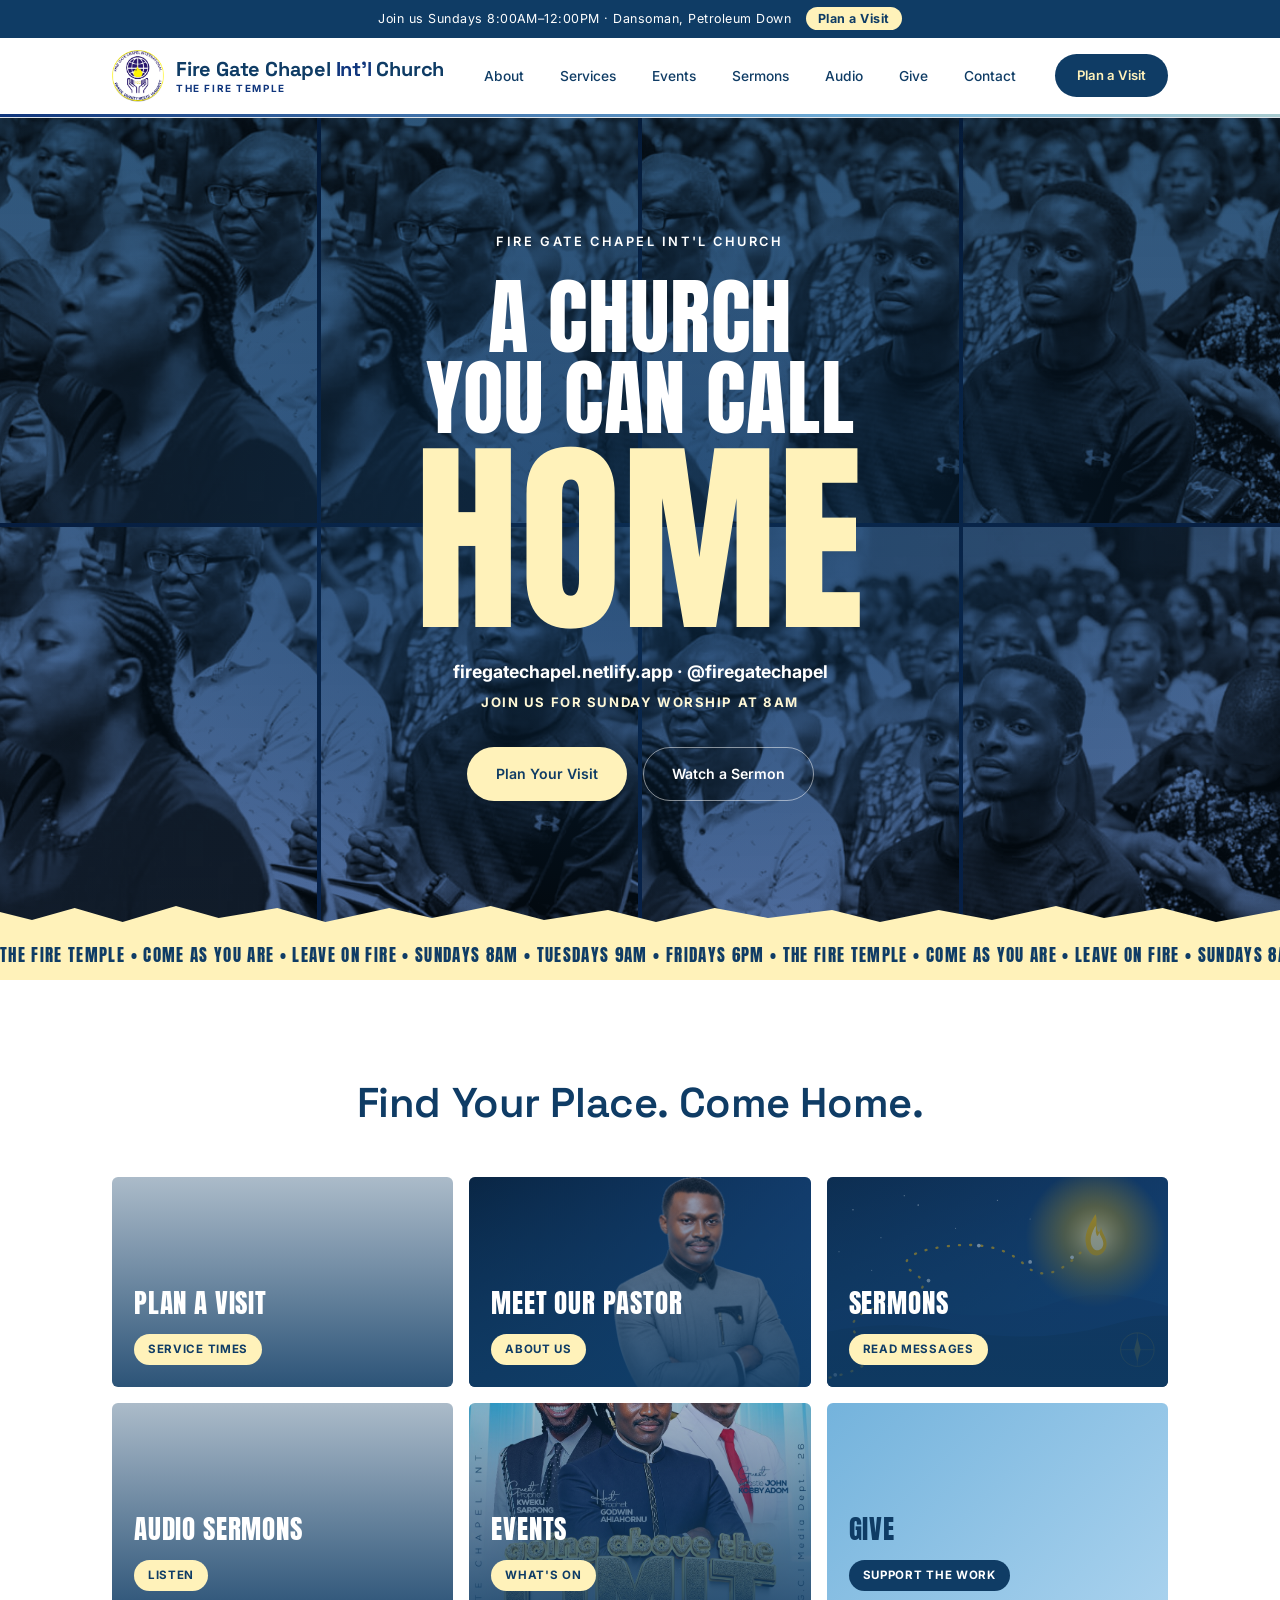
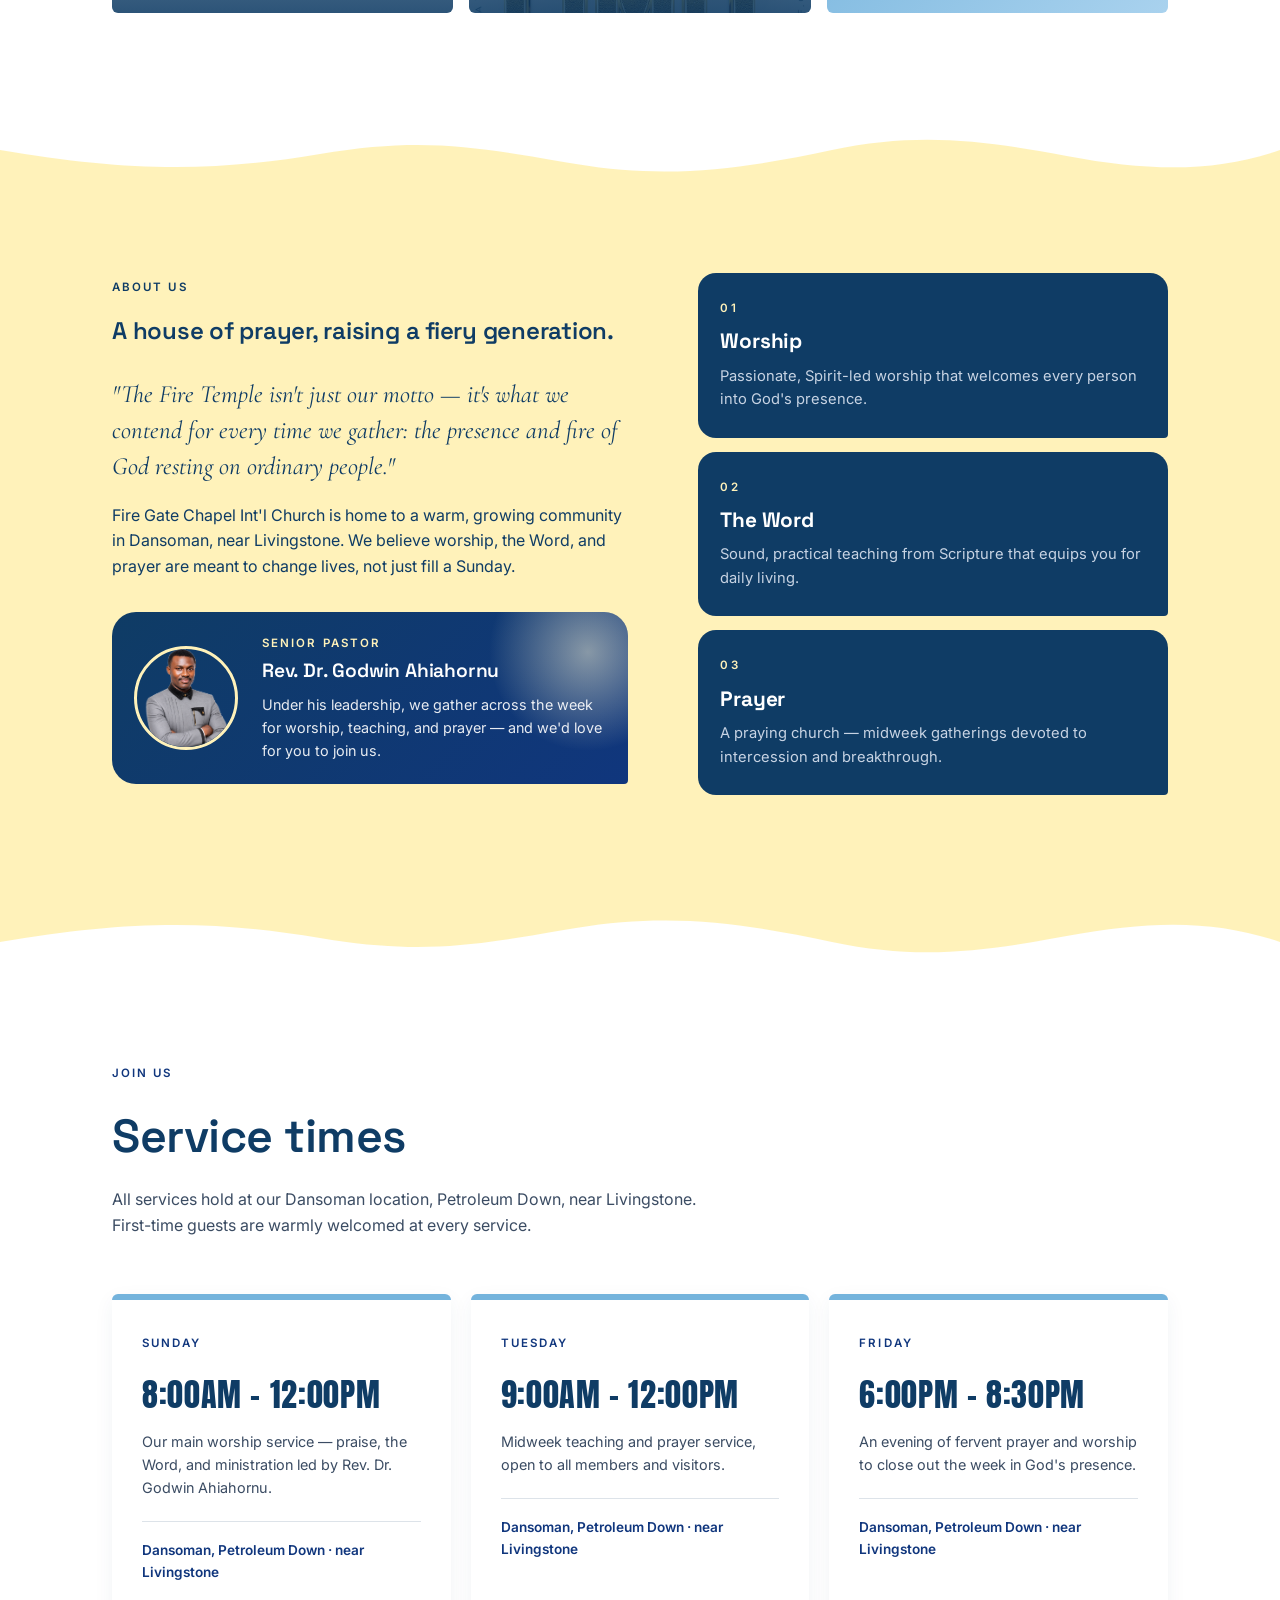
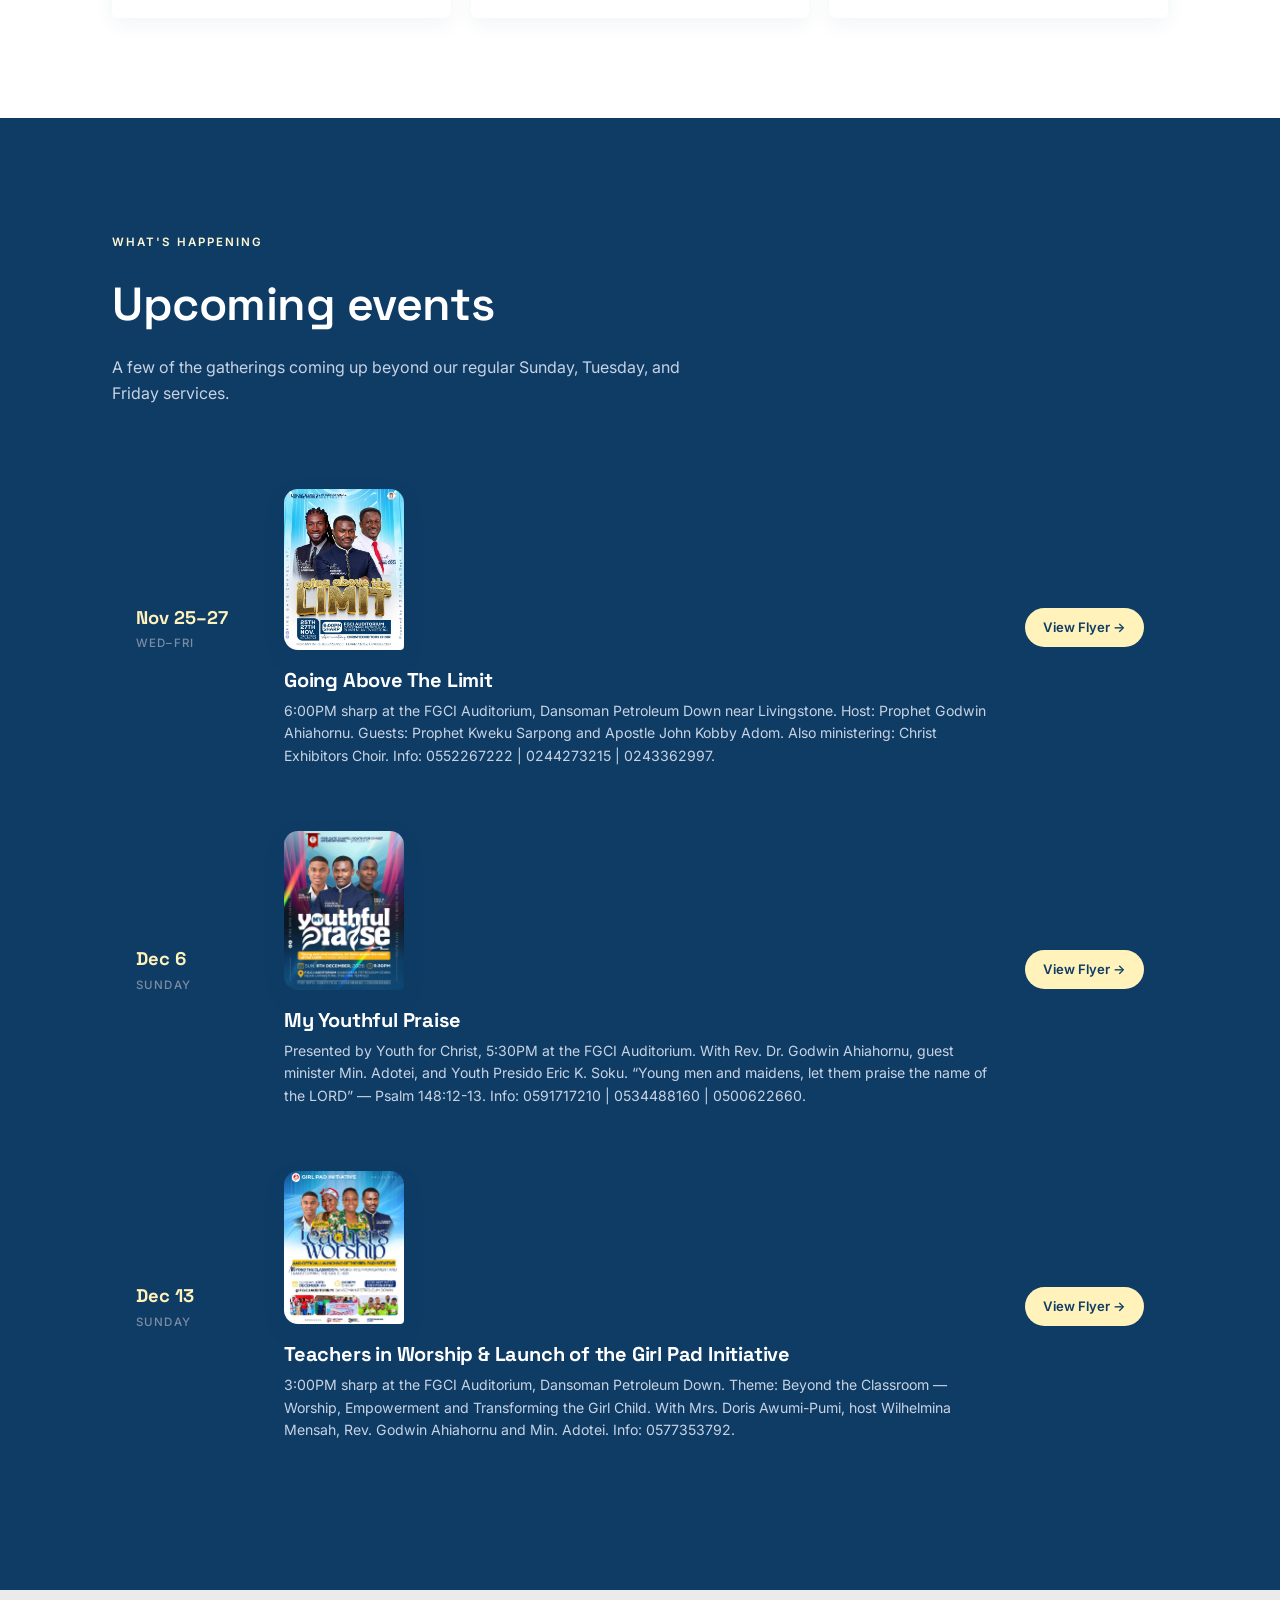
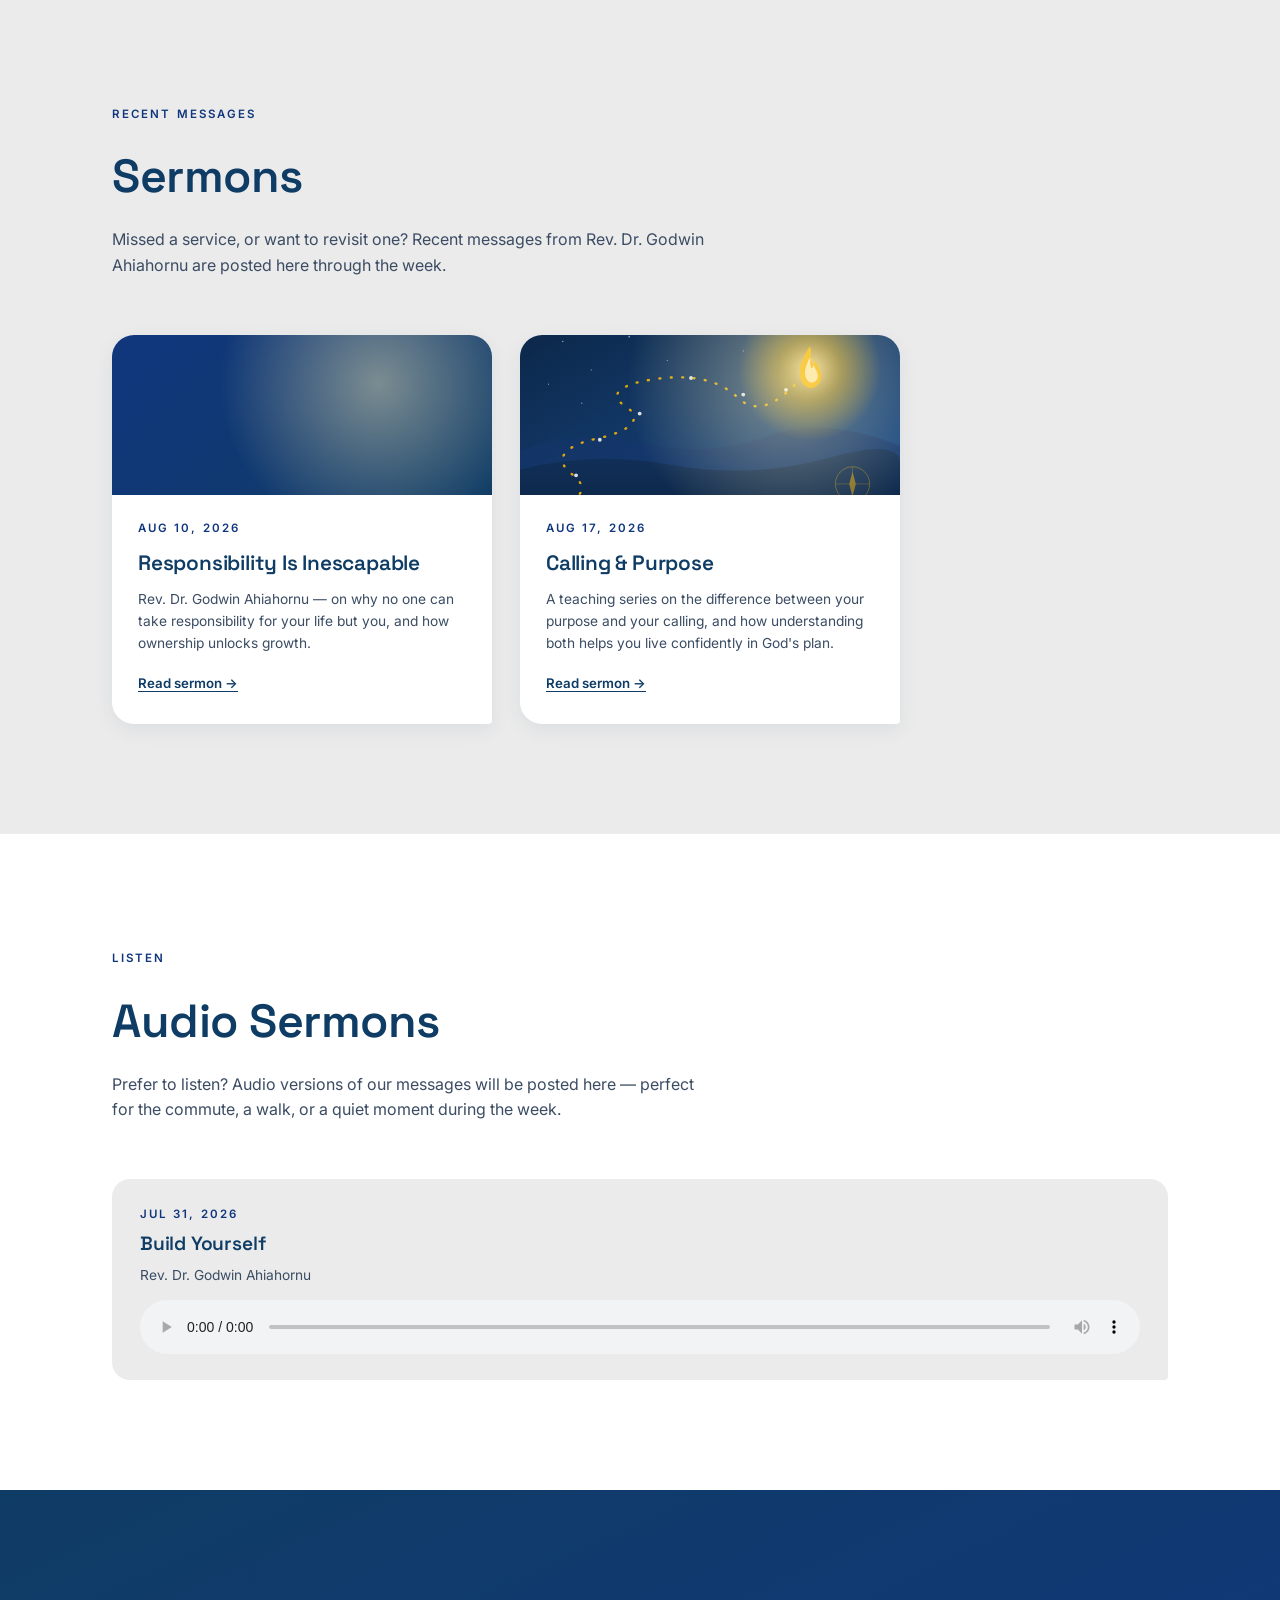
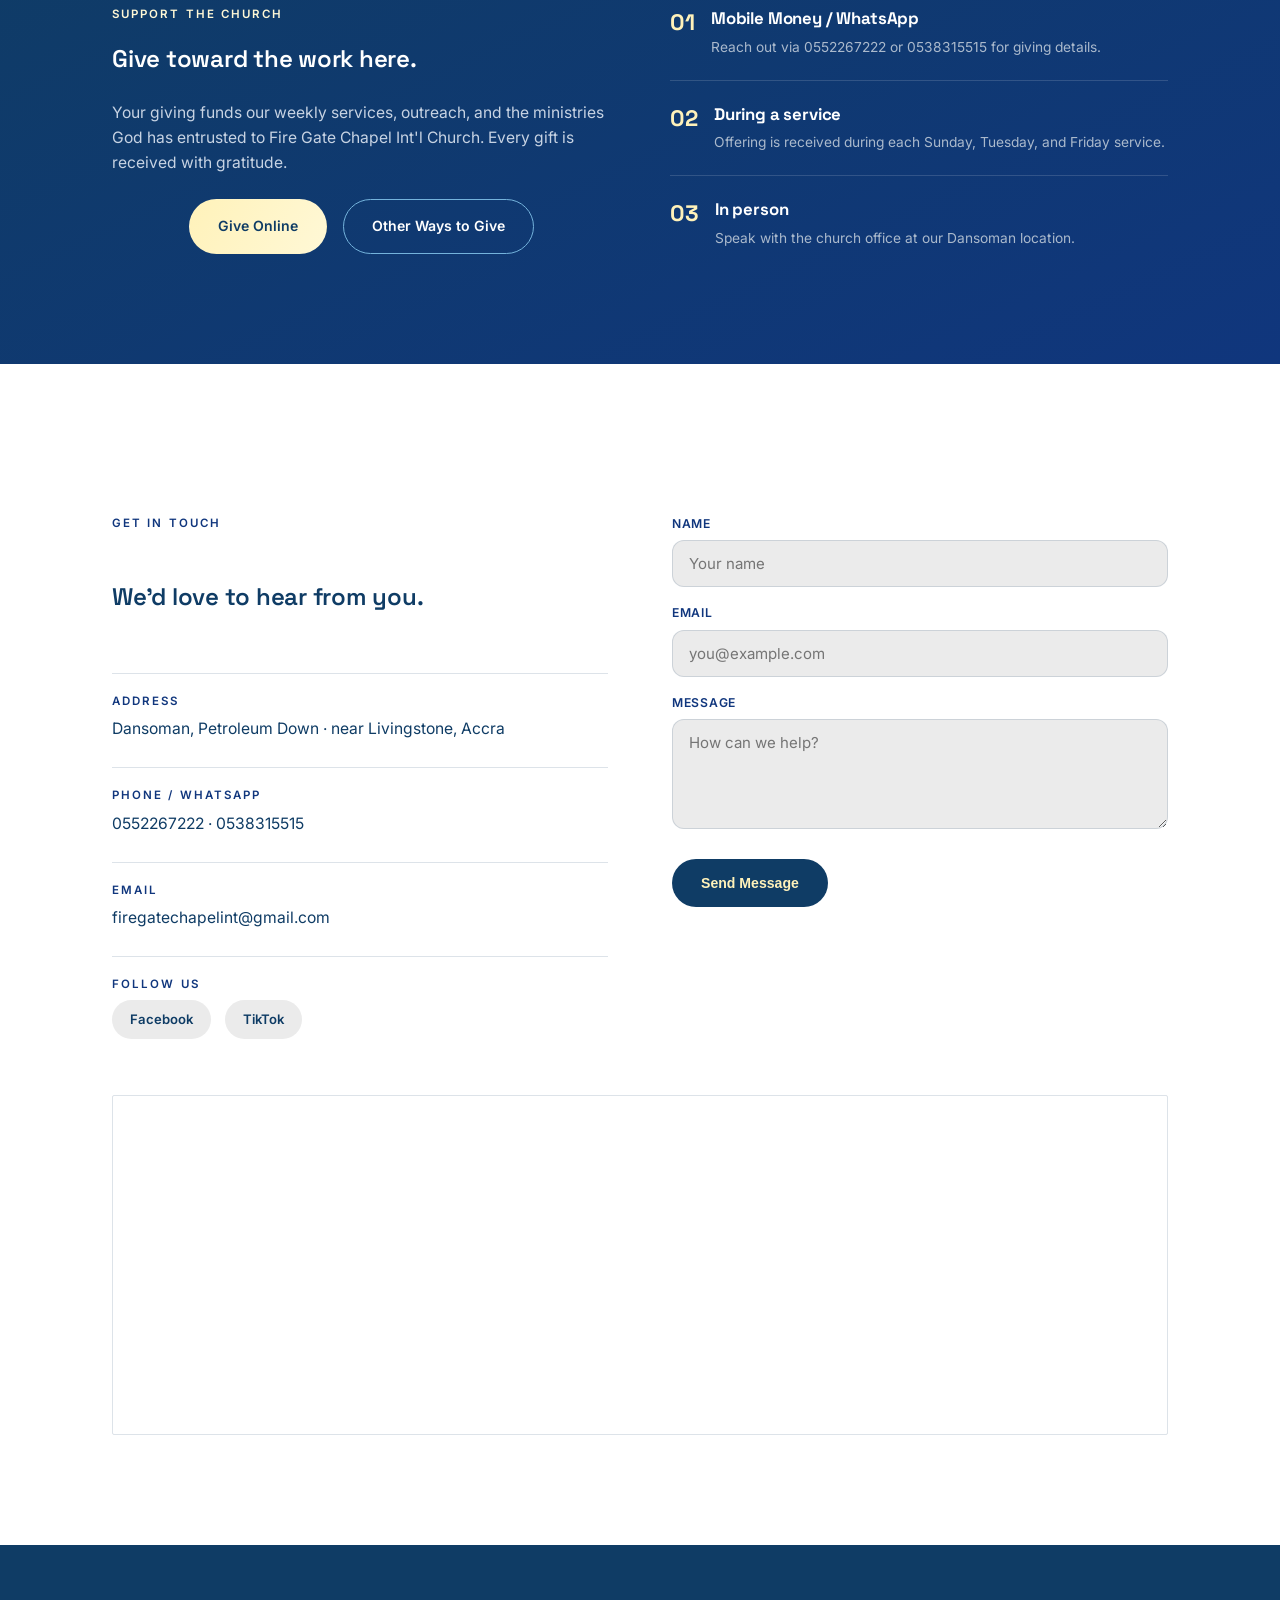
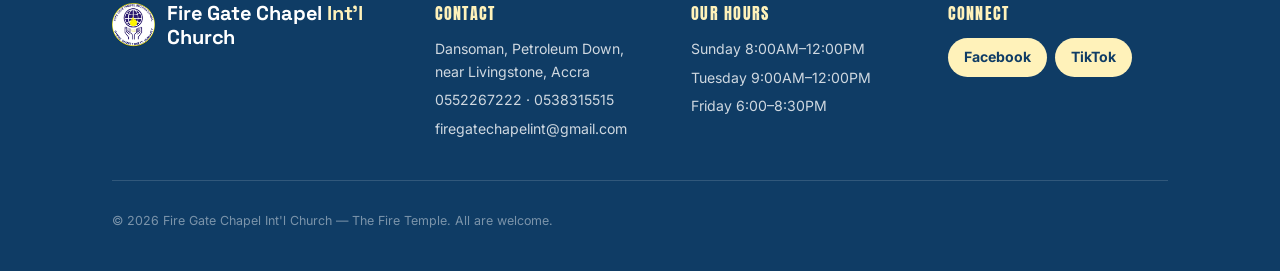
<file: index.html>
<!DOCTYPE html>
<html lang="en">
<head>
<meta charset="UTF-8">
<meta name="viewport" content="width=device-width, initial-scale=1.0">
<title>Fire Gate Chapel Int'l Church &mdash; The Fire Temple</title>
<link rel="preconnect" href="https://fonts.googleapis.com">
<link rel="preconnect" href="https://fonts.gstatic.com" crossorigin>
<link href="https://fonts.googleapis.com/css2?family=Anton&family=Cormorant:ital,wght@0,400;0,500;0,600;1,500&family=Space+Grotesk:wght@500;600;700&family=Inter:wght@400;500;600;700&display=swap" rel="stylesheet">
<link rel="stylesheet" href="style.css">
</head>
<body>

<div class="topbar">Join us Sundays 8:00AM&ndash;12:00PM &middot; Dansoman, Petroleum Down <a href="#services">Plan a Visit</a></div>

<header>
  <nav class="wrap">
    <div class="brand-lockup">
      <img src="logo.png" alt="Fire Gate Chapel Int'l Church logo" class="logo-img">
      <div class="brand">Fire Gate Chapel <span>Int'l</span> Church<small>The Fire Temple</small></div>
    </div>
    <div class="navlinks">
      <a href="#about">About</a>
      <a href="#services">Services</a>
      <a href="#events">Events</a>
      <a href="#sermons">Sermons</a>
      <a href="#audio-sermons">Audio</a>
      <a href="#give">Give</a>
      <a href="#contact">Contact</a>
    </div>
    <a class="nav-cta" href="#services">Plan a Visit</a>
  </nav>
</header>

<section class="hero">
  <div class="collage" aria-hidden="true"><i style="--p:8% 70%"></i><i style="--p:34% 45%"></i><i style="--p:56% 55%"></i><i style="--p:90% 60%"></i><i style="--p:20% 100%"></i><i style="--p:72% 90%"></i><i style="--p:46% 5%"></i><i style="--p:100% 15%"></i></div>
  <div class="wrap hero-inner">
    <span class="eyebrow">Fire Gate Chapel Int'l Church</span>
    <h1>A church<br>you can call<em>Home</em></h1>
    <p class="tag">firegatechapel.netlify.app &middot; @firegatechapel</p>
    <p class="tag2">Join us for Sunday worship at 8AM</p>
    <div class="hero-actions"><a class="btn btn-primary" href="#services">Plan Your Visit</a><a class="btn btn-ghost" href="#sermons">Watch a Sermon</a></div>
  </div>
</section>
<div class="ticker"><div>THE FIRE TEMPLE &bull; COME AS YOU ARE &bull; LEAVE ON FIRE &bull; SUNDAYS 8AM &bull; TUESDAYS 9AM &bull; FRIDAYS 6PM &bull; THE FIRE TEMPLE &bull; COME AS YOU ARE &bull; LEAVE ON FIRE &bull; SUNDAYS 8AM &bull; TUESDAYS 9AM &bull; FRIDAYS 6PM &bull; THE FIRE TEMPLE &bull; COME AS YOU ARE &bull; LEAVE ON FIRE &bull; SUNDAYS 8AM &bull; TUESDAYS 9AM &bull; FRIDAYS 6PM &bull;&nbsp;</div></div>
<section class="tiles"><div class="wrap">
  <h2 class="reveal">Find Your Place. Come Home.</h2>
  <div class="tile-grid">
    <a class="tile" href="#services"><b>Plan a Visit</b><span>SERVICE TIMES</span></a>
    <a class="tile" href="#about" style="--bg:url('pastor.png') right top/auto 120% no-repeat,linear-gradient(135deg,#061A33,#1B4F91)"><b>Meet Our Pastor</b><span>ABOUT US</span></a>
    <a class="tile" href="#sermons" style="--bg:url('sermon-calling-purpose-cover.svg')"><b>Sermons</b><span>READ MESSAGES</span></a>
    <a class="tile" href="#audio-sermons"><b>Audio Sermons</b><span>LISTEN</span></a>
    <a class="tile" href="#events" style="--bg:url('event-going-above-the-limit.jpg')"><b>Events</b><span>WHAT'S ON</span></a>
    <a class="tile gold" href="#give"><b>Give</b><span>SUPPORT THE WORK</span></a>
  </div>
</div></section>

<section id="about">
  <div class="wrap about-grid">
    <div class="about-copy reveal">
      <span class="eyebrow">About us</span>
      <h2 style="margin:14px 0 26px;">A house of prayer, raising a fiery generation.</h2>
      <p>"The Fire Temple isn't just our motto &mdash; it's what we contend for every time we gather: the presence and fire of God resting on ordinary people."</p>
      <p>Fire Gate Chapel Int'l Church is home to a warm, growing community in Dansoman, near Livingstone. We believe worship, the Word, and prayer are meant to change lives, not just fill a Sunday.</p>

      <div class="pastor-card reveal">
        <div class="pastor-photo-wrap">
          <img src="pastor.png" alt="Rev. Dr. Godwin Ahiahornu" class="pastor-photo">
        </div>
        <div class="pastor-info">
          <span class="eyebrow">Senior Pastor</span>
          <h3>Rev. Dr. Godwin Ahiahornu</h3>
          <p>Under his leadership, we gather across the week for worship, teaching, and prayer &mdash; and we'd love for you to join us.</p>
        </div>
      </div>
    </div>
    <div class="values">
      <div class="value reveal">
        <span class="eyebrow">01</span>
        <h3>Worship</h3>
        <p>Passionate, Spirit-led worship that welcomes every person into God's presence.</p>
      </div>
      <div class="value reveal">
        <span class="eyebrow">02</span>
        <h3>The Word</h3>
        <p>Sound, practical teaching from Scripture that equips you for daily living.</p>
      </div>
      <div class="value reveal">
        <span class="eyebrow">03</span>
        <h3>Prayer</h3>
        <p>A praying church &mdash; midweek gatherings devoted to intercession and breakthrough.</p>
      </div>
    </div>
  </div>
</section>

<section id="services">
  <div class="wrap">
    <div class="section-head reveal">
      <span class="eyebrow">Join us</span>
      <h2>Service times</h2>
      <p>All services hold at our Dansoman location, Petroleum Down, near Livingstone. First-time guests are warmly welcomed at every service.</p>
    </div>
    <div class="times-grid">
      <div class="time-card reveal">
        <span class="eyebrow">Sunday</span>
        <h3>8:00AM &ndash; 12:00PM</h3>
        <p>Our main worship service &mdash; praise, the Word, and ministration led by Rev. Dr. Godwin Ahiahornu.</p>
        <div class="addr">Dansoman, Petroleum Down &middot; near Livingstone</div>
      </div>
      <div class="time-card reveal">
        <span class="eyebrow">Tuesday</span>
        <h3>9:00AM &ndash; 12:00PM</h3>
        <p>Midweek teaching and prayer service, open to all members and visitors.</p>
        <div class="addr">Dansoman, Petroleum Down &middot; near Livingstone</div>
      </div>
      <div class="time-card reveal">
        <span class="eyebrow">Friday</span>
        <h3>6:00PM &ndash; 8:30PM</h3>
        <p>An evening of fervent prayer and worship to close out the week in God's presence.</p>
        <div class="addr">Dansoman, Petroleum Down &middot; near Livingstone</div>
      </div>
    </div>
  </div>
</section>

<section id="events">
  <div class="wrap">
    <div class="section-head reveal">
      <span class="eyebrow">What's happening</span>
      <h2>Upcoming events</h2>
      <p>A few of the gatherings coming up beyond our regular Sunday, Tuesday, and Friday services.</p>
    </div>
    <div class="event-list">
      <div class="event-row reveal">
        <div class="event-date">Nov 25&ndash;27<span>Wed&ndash;Fri</span></div>
        <div class="event-info">
          <img src="event-going-above-the-limit.jpg" alt="Going Above The Limit flyer" class="event-flyer-thumb">
          <h3>Going Above The Limit</h3>
          <p>6:00PM sharp at the FGCI Auditorium, Dansoman Petroleum Down near Livingstone. Host: Prophet Godwin Ahiahornu. Guests: Prophet Kweku Sarpong and Apostle John Kobby Adom. Also ministering: Christ Exhibitors Choir. Info: 0552267222 | 0244273215 | 0243362997.</p>
        </div>
        <a class="event-link" href="event-going-above-the-limit.jpg" target="_blank" rel="noopener">View Flyer &rarr;</a>
      </div>
      <div class="event-row reveal">
        <div class="event-date">Dec 6<span>Sunday</span></div>
        <div class="event-info">
          <img src="event-my-youthful-praise.jpg" alt="My Youthful Praise flyer" class="event-flyer-thumb">
          <h3>My Youthful Praise</h3>
          <p>Presented by Youth for Christ, 5:30PM at the FGCI Auditorium. With Rev. Dr. Godwin Ahiahornu, guest minister Min. Adotei, and Youth Presido Eric K. Soku. &ldquo;Young men and maidens, let them praise the name of the LORD&rdquo; &mdash; Psalm 148:12-13. Info: 0591717210 | 0534488160 | 0500622660.</p>
        </div>
        <a class="event-link" href="event-my-youthful-praise.jpg" target="_blank" rel="noopener">View Flyer &rarr;</a>
      </div>
      <div class="event-row reveal">
        <div class="event-date">Dec 13<span>Sunday</span></div>
        <div class="event-info">
          <img src="event-teachers-in-worship.jpg" alt="Teachers in Worship &amp; Launch of the Girl Pad Initiative flyer" class="event-flyer-thumb">
          <h3>Teachers in Worship &amp; Launch of the Girl Pad Initiative</h3>
          <p>3:00PM sharp at the FGCI Auditorium, Dansoman Petroleum Down. Theme: Beyond the Classroom &mdash; Worship, Empowerment and Transforming the Girl Child. With Mrs. Doris Awumi-Pumi, host Wilhelmina Mensah, Rev. Godwin Ahiahornu and Min. Adotei. Info: 0577353792.</p>
        </div>
        <a class="event-link" href="event-teachers-in-worship.jpg" target="_blank" rel="noopener">View Flyer &rarr;</a>
      </div>
    </div>
  </div>
</section>

<section id="sermons">
  <div class="wrap">
    <div class="section-head reveal">
      <span class="eyebrow">Recent messages</span>
      <h2>Sermons</h2>
      <p>Missed a service, or want to revisit one? Recent messages from Rev. Dr. Godwin Ahiahornu are posted here through the week.</p>
    </div>
    <div class="sermon-grid">
      <a class="sermon-card reveal" href="sermon-responsibility.html">
        <div class="sermon-thumb"></div>
        <div class="sermon-body">
          <span class="eyebrow">Aug 10, 2026</span>
          <h3>Responsibility Is Inescapable</h3>
          <p>Rev. Dr. Godwin Ahiahornu &mdash; on why no one can take responsibility for your life but you, and how ownership unlocks growth.</p>
          <span style="font-size:0.83rem; font-weight:600; border-bottom:1px solid var(--ink);">Read sermon &rarr;</span>
        </div>
      </a>
      <a class="sermon-card reveal" href="sermon-calling-purpose.html">
        <div class="sermon-thumb" style="background:url('sermon-calling-purpose-cover.svg') center/cover no-repeat;"></div>
        <div class="sermon-body">
          <span class="eyebrow">Aug 17, 2026</span>
          <h3>Calling &amp; Purpose</h3>
          <p>A teaching series on the difference between your purpose and your calling, and how understanding both helps you live confidently in God's plan.</p>
          <span style="font-size:0.83rem; font-weight:600; border-bottom:1px solid var(--ink);">Read sermon &rarr;</span>
        </div>
      </a>
    </div>
  </div>
</section>

<section id="audio-sermons">
  <div class="wrap">
    <div class="section-head reveal">
      <span class="eyebrow">Listen</span>
      <h2>Audio Sermons</h2>
      <p>Prefer to listen? Audio versions of our messages will be posted here &mdash; perfect for the commute, a walk, or a quiet moment during the week.</p>
    </div>
    <div class="audio-list" id="audio-list">
      <div class="audio-item reveal">
        <div class="audio-info">
          <span class="eyebrow">Jul 31, 2026</span>
          <h3>Build Yourself</h3>
          <p>Rev. Dr. Godwin Ahiahornu</p>
        </div>
        <audio controls preload="none">
          <source src="sermon-build-yourself.aac" type="audio/aac">
          Your browser does not support the audio element.
        </audio>
      </div>
    </div>
  </div>
</section>

<section id="give">
  <div class="wrap give-grid">
    <div class="give-copy">
      <span class="eyebrow">Support the church</span>
      <h2 style="margin:14px 0 22px;">Give toward the work here.</h2>
      <p>Your giving funds our weekly services, outreach, and the ministries God has entrusted to Fire Gate Chapel Int'l Church. Every gift is received with gratitude.</p>
      <div class="hero-actions">
        <a class="btn btn-primary" href="#contact">Give Online</a>
        <a class="btn btn-ghost" href="#contact">Other Ways to Give</a>
      </div>
    </div>
    <div class="give-ways">
      <div class="give-way">
        <span class="num">01</span>
        <div><h3>Mobile Money / WhatsApp</h3><p>Reach out via 0552267222 or 0538315515 for giving details.</p></div>
      </div>
      <div class="give-way">
        <span class="num">02</span>
        <div><h3>During a service</h3><p>Offering is received during each Sunday, Tuesday, and Friday service.</p></div>
      </div>
      <div class="give-way">
        <span class="num">03</span>
        <div><h3>In person</h3><p>Speak with the church office at our Dansoman location.</p></div>
      </div>
    </div>
  </div>
</section>

<section id="contact">
  <div class="wrap contact-grid">
    <div class="contact-info">
      <span class="eyebrow">Get in touch</span>
      <h2 style="margin:14px 0 10px;">We'd love to hear from you.</h2>
      <div class="item" style="margin-top:20px;">
        <span class="eyebrow">Address</span>
        <p>Dansoman, Petroleum Down &middot; near Livingstone, Accra</p>
      </div>
      <div class="item">
        <span class="eyebrow">Phone / WhatsApp</span>
        <p>0552267222 &middot; 0538315515</p>
      </div>
      <div class="item">
        <span class="eyebrow">Email</span>
        <p>firegatechapelint@gmail.com</p>
      </div>
      <div class="item">
        <span class="eyebrow">Follow us</span>
        <div class="social-row">
          <a href="https://www.facebook.com/FireGateChapelInt" target="_blank" rel="noopener">Facebook</a>
          <a href="https://www.tiktok.com/@firegatechapel" target="_blank" rel="noopener">TikTok</a>
        </div>
      </div>
    </div>
    <form id="contact-form" name="contact" method="POST" data-netlify="true" netlify-honeypot="bot-field">
      <input type="hidden" name="form-name" value="contact">
      <p style="position:absolute; left:-9999px;">
        <label>Leave this field blank: <input name="bot-field"></label>
      </p>
      <div class="field">
        <label for="name">Name</label>
        <input id="name" name="name" type="text" placeholder="Your name" required>
      </div>
      <div class="field">
        <label for="email">Email</label>
        <input id="email" name="email" type="email" placeholder="you@example.com" required>
      </div>
      <div class="field">
        <label for="message">Message</label>
        <textarea id="message" name="message" placeholder="How can we help?" required></textarea>
      </div>
      <button type="submit" class="btn btn-primary">Send Message</button>
      <p id="form-status" style="font-size:0.86rem; color:var(--blue); display:none;">Thank you &mdash; your message has been sent. We'll get back to you soon.</p>
    </form>
  </div>
  <div class="wrap" style="margin-top:56px;">
    <iframe
      src="https://www.google.com/maps?q=5.5368967,-0.2725567&hl=en&z=16&output=embed"
      style="width:100%; height:340px; border:1px solid var(--line); border-radius:2px; display:block;"
      loading="lazy"
      referrerpolicy="no-referrer-when-downgrade"
      title="Map showing Fire Gate Chapel Int'l Church location in Dansoman, Accra">
    </iframe>
  </div>
</section>

<footer>
  <div class="wrap">
    <div class="fcols">
      <div><div class="brand-lockup"><img src="logo.png" alt="Fire Gate Chapel Int'l Church logo" class="logo-img"><div class="brand">Fire Gate Chapel <span style="color:var(--yellow);">Int'l</span> Church</div></div></div>
      <div><h4>Contact</h4><p>Dansoman, Petroleum Down, near Livingstone, Accra</p><p>0552267222 &middot; 0538315515</p><p>firegatechapelint@gmail.com</p></div>
      <div><h4>Our Hours</h4><p>Sunday 8:00AM&ndash;12:00PM</p><p>Tuesday 9:00AM&ndash;12:00PM</p><p>Friday 6:00&ndash;8:30PM</p></div>
      <div><h4>Connect</h4><a class="fb" href="https://www.facebook.com/FireGateChapelInt" target="_blank" rel="noopener">Facebook</a><a class="fb" href="https://www.tiktok.com/@firegatechapel" target="_blank" rel="noopener">TikTok</a></div>
    </div>
    <p class="footer-fine">&copy; 2026 Fire Gate Chapel Int'l Church &mdash; The Fire Temple. All are welcome.</p>
  </div>
</footer>

<script>
  var form = document.getElementById('contact-form');
  var status = document.getElementById('form-status');
  if (form) {
    form.addEventListener('submit', function (e) {
      e.preventDefault();
      var data = new FormData(form);
      fetch('/', {
        method: 'POST',
        headers: { 'Content-Type': 'application/x-www-form-urlencoded' },
        body: new URLSearchParams(data).toString()
      })
        .then(function () {
          form.reset();
          form.style.display = 'none';
          status.style.display = 'block';
        })
        .catch(function () {
          alert('Sorry, something went wrong sending your message. Please try again or reach us directly by phone or email.');
        });
    });
  }
</script>
<script src="script.js"></script>
</body>
</html>
</file>
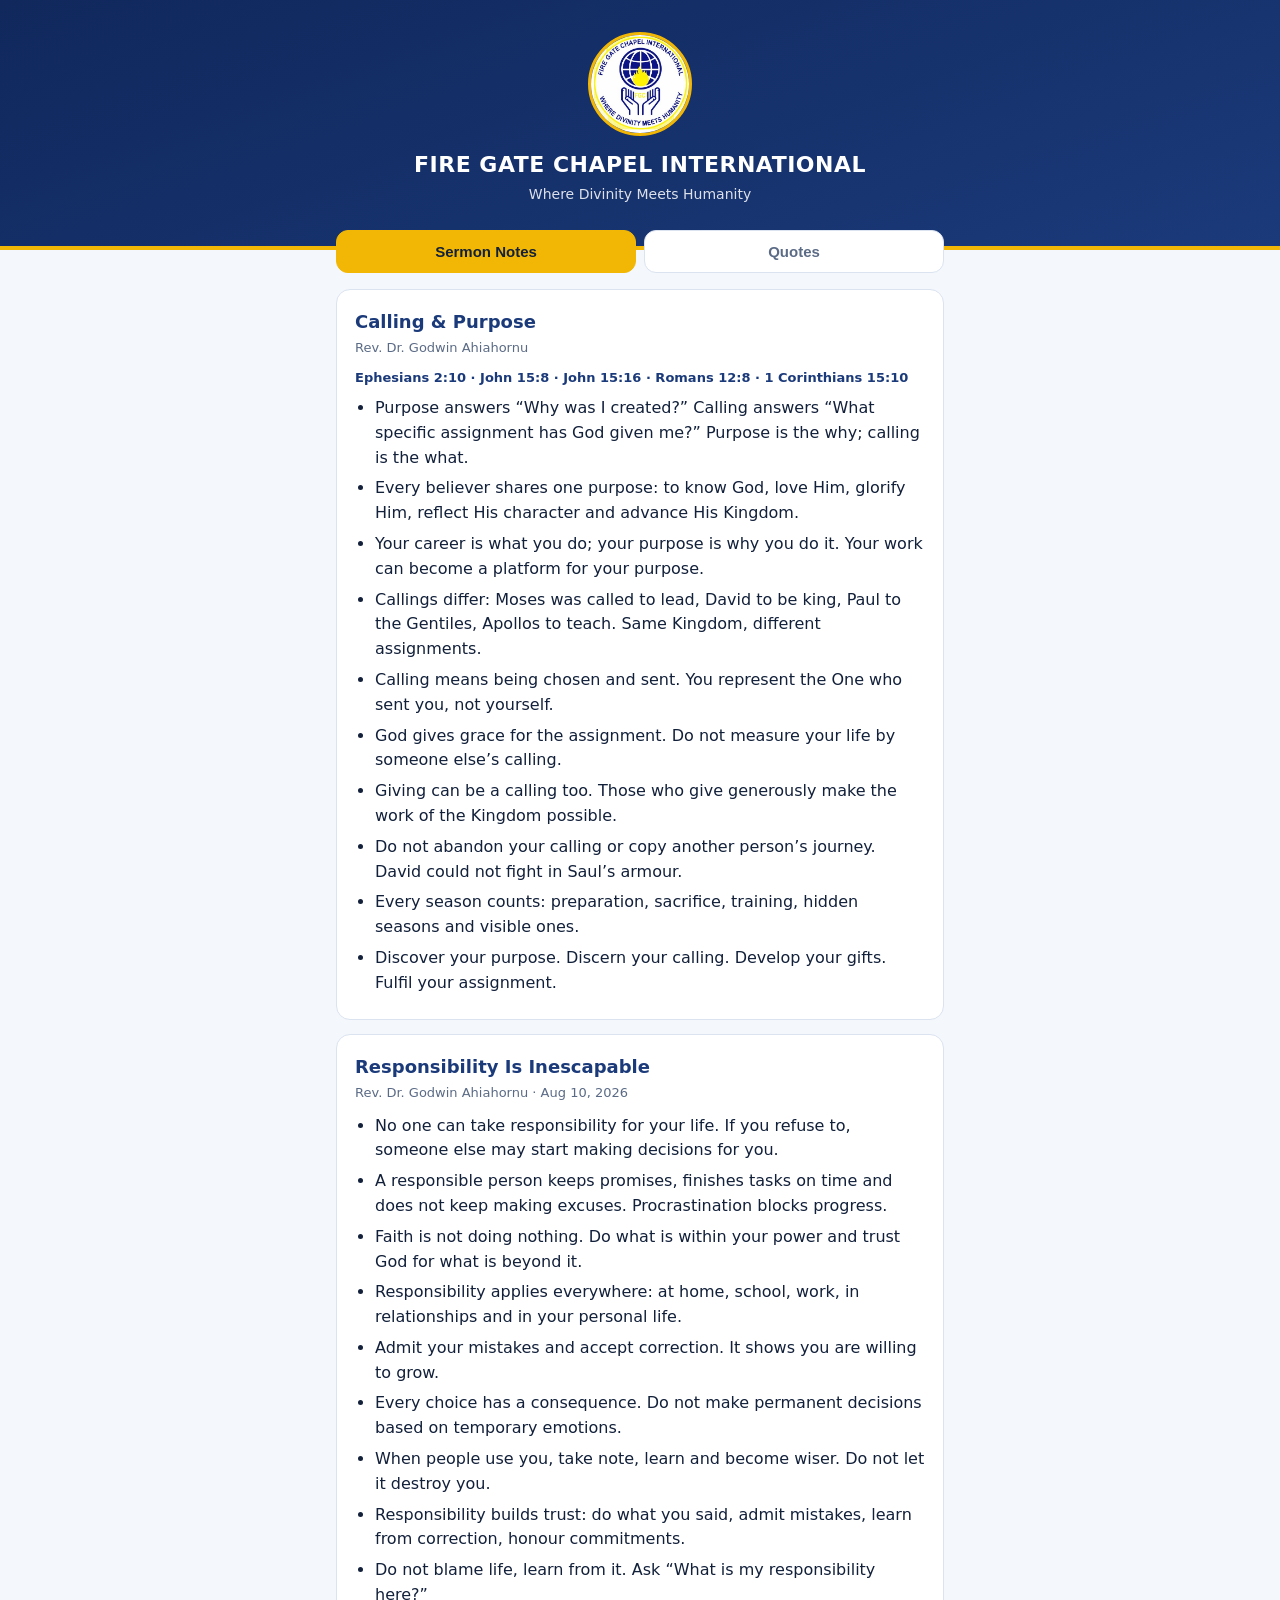
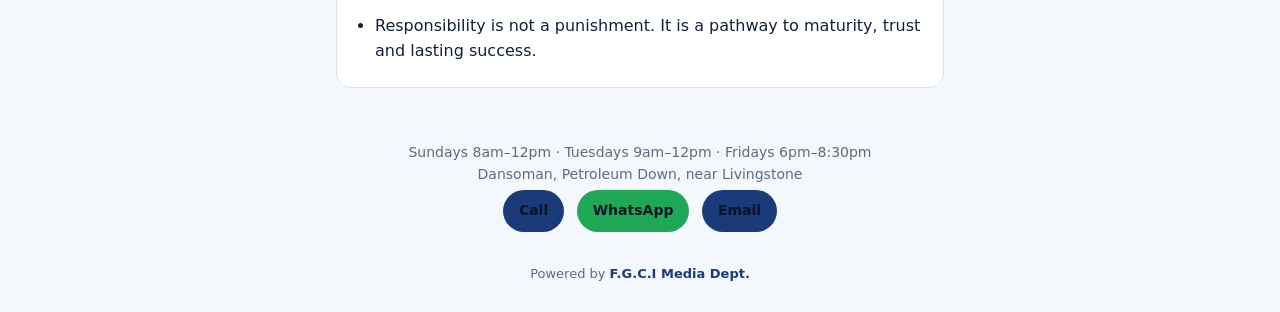
<file: notes/index.html>
<!DOCTYPE html>
<html lang="en">
<head>
<meta charset="utf-8">
<meta name="viewport" content="width=device-width, initial-scale=1, viewport-fit=cover">
<title>Fire Gate Chapel International – Sermon Notes & Quotes</title>
<style>
:root{box-sizing:border-box;padding-top:env(safe-area-inset-top,0px);padding-bottom:env(safe-area-inset-bottom,0px);
--bg:#f4f7fc;--card:#fff;--text:#12203a;--muted:#5b6b86;--blue:#1b3a7a;--gold:#f2b705;--line:#dbe3f0}
html{scroll-padding-top:env(safe-area-inset-top,0px)}
@media (prefers-color-scheme:dark){:root:not([data-theme="light"]){--bg:#0b1426;--card:#142040;--text:#eef2fb;--muted:#9fb0cf;--blue:#8fb0ff;--gold:#f2b705;--line:#243459}}
:root[data-theme="dark"]{--bg:#0b1426;--card:#142040;--text:#eef2fb;--muted:#9fb0cf;--blue:#8fb0ff;--gold:#f2b705;--line:#243459}
*{box-sizing:border-box}
body{margin:0;background:var(--bg);color:var(--text);font-family:system-ui,-apple-system,"Segoe UI",Roboto,sans-serif;line-height:1.55}
header{background:linear-gradient(160deg,#10285c,#1b3a7a);color:#fff;text-align:center;padding:32px 20px 40px;border-bottom:4px solid var(--gold)}
header img{width:104px;height:104px;border-radius:50%;border:3px solid var(--gold);background:#fff;display:block;margin:0 auto}
.quote .who{display:flex;align-items:center;gap:10px}
.quote .who img{width:44px;height:44px;border-radius:50%;object-fit:cover;object-position:center top;border:2px solid var(--gold)}
header h1{margin:12px 0 2px;font-size:22px;letter-spacing:.5px}
header p{margin:0;opacity:.85;font-size:14px}
.tabs{display:flex;max-width:640px;margin:-20px auto 0;padding:0 16px;gap:8px}
.tabs button{flex:1;padding:12px;border:1px solid var(--line);background:var(--card);color:var(--muted);font-weight:600;font-size:15px;border-radius:12px;cursor:pointer}
.tabs button.on{background:var(--gold);color:#12203a;border-color:var(--gold)}
main{max-width:640px;margin:16px auto 0;padding:0 16px 32px}
.card{background:var(--card);border:1px solid var(--line);border-radius:14px;padding:18px;margin-bottom:14px}
.card h2{margin:0 0 2px;font-size:18px;color:var(--blue)}
.meta{font-size:13px;color:var(--muted);margin-bottom:10px}
.verse{font-size:13px;font-weight:600;color:var(--blue);margin-bottom:8px}
.card ul{margin:0;padding-left:20px}
.card li{margin-bottom:6px}
.quote{border-left:4px solid var(--gold)}
.quote p{margin:0 0 8px;font-size:17px;font-style:italic}
.quote span{font-size:13px;color:var(--muted)}
.hidden{display:none}
footer{text-align:center;font-size:13px;color:var(--muted);padding:0 16px 28px}
footer b{color:var(--blue)}
.contact{text-align:center;font-size:14px;color:var(--muted);padding:8px 16px 28px}
.contact a{display:inline-block;margin:4px;padding:10px 16px;border-radius:999px;background:var(--blue);color:#fff;text-decoration:none;font-weight:600}
:root[data-theme="dark"] .contact a,:root:not([data-theme="light"]) .contact a{color:#0b1426}
.contact a.wa{background:#1fa855;color:#fff}
</style>
</head>
<body>
<header>
  <img alt="Fire Gate Chapel International logo" src="[data-uri]">
  <h1>FIRE GATE CHAPEL INTERNATIONAL</h1>
  <p>Where Divinity Meets Humanity</p>
</header>

<div class="tabs">
  <button id="t1" class="on" onclick="show('notes')">Sermon Notes</button>
  <button id="t2" onclick="show('quotes')">Quotes</button>
</div>

<main>
  <section id="notes"></section>
  <section id="quotes" class="hidden"></section>
</main>

<div class="contact">
  Sundays 8am–12pm · Tuesdays 9am–12pm · Fridays 6pm–8:30pm<br>
  Dansoman, Petroleum Down, near Livingstone<br>
  <a href="tel:0552267222">Call</a>
  <a class="wa" href="https://wa.me/233552267222">WhatsApp</a>
  <a href="mailto:firegatechapelint@gmail.com">Email</a>
</div>

<footer>Powered by <b>F.G.C.I Media Dept.</b></footer>

<script>
/* ===== EDIT THIS SECTION EACH WEEK ===== */
var NOTES=[
 {title:"Calling & Purpose",date:"",by:"Rev. Dr. Godwin Ahiahornu",verse:"Ephesians 2:10 · John 15:8 · John 15:16 · Romans 12:8 · 1 Corinthians 15:10",
  points:["Purpose answers “Why was I created?” Calling answers “What specific assignment has God given me?” Purpose is the why; calling is the what.",
  "Every believer shares one purpose: to know God, love Him, glorify Him, reflect His character and advance His Kingdom.",
  "Your career is what you do; your purpose is why you do it. Your work can become a platform for your purpose.",
  "Callings differ: Moses was called to lead, David to be king, Paul to the Gentiles, Apollos to teach. Same Kingdom, different assignments.",
  "Calling means being chosen and sent. You represent the One who sent you, not yourself.",
  "God gives grace for the assignment. Do not measure your life by someone else’s calling.",
  "Giving can be a calling too. Those who give generously make the work of the Kingdom possible.",
  "Do not abandon your calling or copy another person’s journey. David could not fight in Saul’s armour.",
  "Every season counts: preparation, sacrifice, training, hidden seasons and visible ones.",
  "Discover your purpose. Discern your calling. Develop your gifts. Fulfil your assignment."]},
 {title:"Responsibility Is Inescapable",date:"Aug 10, 2026",by:"Rev. Dr. Godwin Ahiahornu",verse:"",
  points:["No one can take responsibility for your life. If you refuse to, someone else may start making decisions for you.",
  "A responsible person keeps promises, finishes tasks on time and does not keep making excuses. Procrastination blocks progress.",
  "Faith is not doing nothing. Do what is within your power and trust God for what is beyond it.",
  "Responsibility applies everywhere: at home, school, work, in relationships and in your personal life.",
  "Admit your mistakes and accept correction. It shows you are willing to grow.",
  "Every choice has a consequence. Do not make permanent decisions based on temporary emotions.",
  "When people use you, take note, learn and become wiser. Do not let it destroy you.",
  "Responsibility builds trust: do what you said, admit mistakes, learn from correction, honour commitments.",
  "Do not blame life, learn from it. Ask “What is my responsibility here?”",
  "Responsibility is not a punishment. It is a pathway to maturity, trust and lasting success."]}
];
var QUOTES=[
 {text:"You were not created accidentally. Your life has divine significance.",by:"Rev. Dr. Godwin Ahiahornu"},
 {text:"Your career is what you do. Your purpose is why you do it.",by:"Rev. Dr. Godwin Ahiahornu"},
 {text:"God does not call everyone to do the same thing, but He calls everyone to live for His glory.",by:"Rev. Dr. Godwin Ahiahornu"},
 {text:"Never measure your life by somebody else’s assignment.",by:"Rev. Dr. Godwin Ahiahornu"},
 {text:"Calling involves both being chosen and being sent.",by:"Rev. Dr. Godwin Ahiahornu"},
 {text:"The question is not, “What is everyone else doing?” The question is, “Lord, what have You called me to do?”",by:"Rev. Dr. Godwin Ahiahornu"},
 {text:"Your purpose is bigger than your profession. Your calling is bigger than your title. Your assignment is bigger than your position.",by:"Rev. Dr. Godwin Ahiahornu"},
 {text:"Find your purpose. Answer your calling. Glorify God with your life.",by:"Rev. Dr. Godwin Ahiahornu"},
 {text:"No one can take responsibility for your life. You must learn to take responsibility for yourself.",by:"Rev. Dr. Godwin Ahiahornu"},
 {text:"Faith does not mean doing nothing. You must be willing to move, act, and do what is within your power while trusting God for what is beyond your power.",by:"Rev. Dr. Godwin Ahiahornu"},
 {text:"Do not make permanent decisions based on temporary emotions.",by:"Rev. Dr. Godwin Ahiahornu"},
 {text:"Accepting correction does not make you weak. It shows that you are willing to grow.",by:"Rev. Dr. Godwin Ahiahornu"},
 {text:"You cannot change yesterday, but you can learn from it.",by:"Rev. Dr. Godwin Ahiahornu"},
 {text:"Responsibility is not a punishment; it is a pathway to maturity, growth, trust, leadership, and lasting success.",by:"Rev. Dr. Godwin Ahiahornu"},
 {text:"Responsibility today makes a better tomorrow.",by:"Rev. Dr. Godwin Ahiahornu"},
 {text:"For we are His workmanship, created in Christ Jesus for good works, which God prepared beforehand that we should walk in them.",by:"Ephesians 2:10",ref:true}
];
/* ======================================= */
var PIC="/9j/4AAQSkZJRgABAQAAAQABAAD/2wBDAAYEBAUEBAYFBQUGBgYHCQ4JCQgICRINDQoOFRIWFhUSFBQXGiEcFxgfGRQUHScdHyIjJSUlFhwpLCgkKyEkJST/2wBDAQYGBgkICREJCREkGBQYJCQkJCQkJCQkJCQkJCQkJCQkJCQkJCQkJCQkJCQkJCQkJCQkJCQkJCQkJCQkJCQkJCT/wAARCAFoAWgDASIAAhEBAxEB/8QAHwAAAQUBAQEBAQEAAAAAAAAAAAECAwQFBgcICQoL/[base64]/8QAHwEAAwEBAQEBAQEBAQAAAAAAAAECAwQFBgcICQoL/[base64]/9oADAMBAAIRAxEAPwD6npKWigAooooAKKKKACjFJS0AFJS0UAFFFFABRRRQAUYqlq+s6doNi9/ql5BZ2qfelmbaufT3PtXzn8Rf2pbuSVrLwfAbSAEq17cRhpHz0KKTgD3OaaQH0RrfiPR/DdsbrWNTtLCEDO6eQLkZxwOp6jpXlHiP9qXwppTvHpdnd6oUJXzOIoz6EE5JHvivlnXPEmpa7cyXeqahcTzSEv51wxd2+meg74GBWNJctO0XlsCNuTuxnrxTshn0Dqn7VviK5lkWw0uwsQv3c5lbHvkgfpXIal+0J8Rb+UzRa55KEbSsEaKqn24/WvKJZDFuIyMn5WfuvTB+uentT45FmAWby/KHytIobgn/AA9PTNMLno9j+0J8RdMVYf8AhI5ZmDb186JZO5yCSCT9Peumtf2qPG0cflTrpU7yf34CjjPpg4/SvDTLGhAjRt6gbcjHbkfTr70+HUGWMtsGRu3cZAPtj/PFAH1r4V/au8PXzR2viDTrvT5SQv2iAGaIjHU8Bh9ADXsmg+JdG8T2YvNF1O11CA/[base64]/jjxppngLw9ca1qbjZEMRxBgGmfsq+/8q3LieK0gkuJ5FjhiUu7scBVAyST6V8S/Gb4j3HxC8TTXUcjJp1tmGziz0XuxA/iJ5/IU0hlH4i/E/XviBqbXOo3LJaDPk2SEiOJfb1P+0ea4aW6Z/mbEblRtzkn/ACKSW4+0Lu3Y24+6vXnpz3qSKxlaUbgxc4KlecZocktylFvYqZkzsxvG3Abb370kUbRmNpAG67tx24HTH+fWtmPwvctjCTEMc8Dj2H51JNoFwWRWtpF3j5sk8Y+n48Vk68e5ssNO12jm9m9VQklhnaUP3B64/wAmnOE8oLIPnAwhGc49Ce3/ANetO40qaIKPJbfIdpbP3QOgqtBpV3cv81tuToqjt7jP+eKtTRk6bXQriNp4ysSozOSHQ84xjGD6015cOBHISe+GIC5x26/5NaMmmzQqR9nYsBhvbnP09ulPvNCv7G1jupLZVWVQAwBHfvinzoPZyM0XAhhdFuZYnJ9OPp9eAO/1p0Ds0nmJlpAMkbtvbrj9KZ5UkskmFYxZXcMnJ45HNNdcnYMhXIY7RkA/T1p3RPKzSiuf3ayK3yr8rjI3Zr2r4M/Hu/8ACFxbaJ4gmlvdEfCpI/MlqTjGCT9wenavBImcPnEe2TjAXJOO+O1XIbkIcbiSTkjPNMR+kkM0VzCk0EiyRSKGR1OQwPQg0+vl79nX4wzaTdxeEvEV2PsEx22U0j/8ezdkPojdvQ+1fUPX6UmhBRRRSAKKKKACiiigAoopKAFooooAKKKKACkpaKACiiigAooooAKKKKACiiigAoopKAFooooAKKKKACiiigDy/wDaJ8U/8I78Ori2jkKT6nItqpVsEL1c/TAx/wACr4qu5dzkwlsseoOeB3r6K/ax1Zpte0fSyw8u3tWnwByXdsc/gn6187TDMnlfKQP7o/kTVDJNPsTeziDOBn7x716v4c8LW8FijSRAyNzkiuP8I2H7yI8DZ6g8mvWbSMLEg6/L2rx8wrP4Ue/ldCPxSRFBpkKqcRqBnOAKcdMgP3okPPBIzV7YAuM9aQldwHXmvJjds9tqKWhlXHhOwvGy8ZX3Xg1oWfhHTIhGwtY/MUYBIzgVtWNmZcfLx+db1popkVQRj8K76caklozgqypR1aOPHg3TnYssSox4bA61DqPheznh8l0DLjABz8v09K9BfR/IQ+1Zt1pobORx610SjOKOeEqcnseRal8PrMujR/KEzxtHP+cViXvw6gmZ5JH+ZuRt4wa9Y1Gz2GsG6TZnIrn9vUj1Oj6tSl0PJNS8Gy2o2xL5i5LMQOV46Vmw+G7tRmSJ8MMcLyRXrUqcklQafBBFMoDRoeQelddHEyehw18DBO6PGGZtPn2FGADbSDwRX2p8AvH3/CbeB4Ibph/aWmBba4G7JZcfI/4gfmDXzX438Nx/Y2uIIlDpyfU+9aH7OHi0+GviLbW08hjtdSU2cq56sf8AVk/8C4/[base64]/[base64]/37QN3PI616NCWp4+Ljpc+9bC5W9sLe6Q7lmiWQH1yM1PXPfDxt3gPw82CM6fAeTk/cFdDXWeWJS0UUAFFFFABRRRQAUUUUAFJRS0AFFFJQAtFFFABRRRQAUUUUAJS0UUAJS0UUAFFFFABRRRQAUUVFc3UFnCZrmeKCIdXkYKo/E0AfG/xp057T4keIBuLFrjzR7BlDf1/Sud0iBXdRg7gc9ehr1D9oSxtB4nTXbS4hurW+gUM8Th1Ei/KeR3xtrzfRV3Xe/[base64]/aRgrWXqGg7Ij3P6VqQa6ioJGHQc5qtfeIYZR5rHCrwVrlqVINHZTpzTOKvNHYE8YrLl02Vf4c1o+IfHWl2eRvVpFycDvXCah8UPtDEWsOw/[base64]/AD86+ga8S+MGnyDxS8wX5ZLTeGxx8qnI/8cNcuNlKNJuJ6GWQjKulI85jj0rx3pJtlc2OoxJllY4DH+v1rkdEglhvXtZOsbENj1BxW5rwi8O2EF/EjC6XByo5YdxVLS2864lu9pAmw+PrXnYarzRaWx7GMo2nGT3NkDAwDRNJ5UfofWhACepq7baYdRPlHjPcVz1ZWZ10o3RjwXsDf605YHlj1xWrZ+INEiYRXF1HuIwEzlvpjrWbrfw4v33qlw6oewJGfyrnPDngSaa6utPvb+e0V1ZYntVC4kx8pc/eIzjoa0jTi38RlOpNL4bnZ+KdD8PTacLwwajGJBkSGykCn8cV5NdCFLstpt2sioeFJ2t+Rq1Z/DLxtcavY6bf291DafaGDXsmQqrkbmZ+pGBwD68d67Dxp8O9L069aLw7qKXkB+Y290WJB/2Hxn867ZQVOzUjz4TlWbThaxy+j+IXS4DSF1Ydieteh6Tqc14gkwxTH3sHFc5o/wAO5JtPjvpWZFMhj8t+JFI7+6+9ekeBtOja4TT5I0Kn5ea4qqUppHfQUoQbOc1LXxYAln4754zXA+IPHs7s0UEx2/[base64]/wDs1aU1ZcrZNV3fOkfQuk6fHpGl2mnwgCO2hSJcewxVuiiuo8sKKSloAKSlooASlpKWgApKWigBKWkpaACiiigAooooAKKKKACiiigAooooAKKKKAEpaKKACiiigArzf42adJPosN5BlXVZICw9GGR/6Cw/GvSKyfFWi/[base64]/6CB/OltPh7DJcBjLNIx4O3IAH5k/rXpiaQ8zhpPmBOQfSnXM9hpEBcvHuHXca9JQVtVY8x1XfR3ZwV/ocekRHcAuF2og6Af5Jqn4cL22pxyAdWzV3XdWGp3GY2yvYVBpcLm6jIPftXi1qlqt0e3Rg/ZWZh/E/SPOu7hmCn5twP9Ky/C22HTpraUkIwyjBQSjfj2ru/HOmPO5JHLqM4Oa4S0iaymMLED0PrWvtJRb5d0zFU4ySctmijrDaxIrWq6gLm33bgkoHbgdqy4La/eRUNtHleN7uWIrtn0iO4XeU6dSKW20GO3O7G4+9RLFX1NY4W2lzAtdLkRS82HY9eK7z4PRgeLYYnQFNrMAexAJBrCuFVBhQBjvXSfCo48Y2pHdZM/8AfJrqwNSU6l2cOZUowpNRPd6KKK9s+XCiiigAooooAKKKKACiiigBKWiigAopKWgAooooAKKSigApaKKACikooAWiiigBKWkpaACiiigAooooA4r4geAn8Rhb/TDDFqMY2ur8LcL2BPYjsfwrxfVfCGuaPNJfaxphsUkzHETKrFyOTwpOByK+na4D40W+/wALwzjrFcD9VP8AhWE6Eeb2nU7KWKmo+y6HgDSbZBj1rSsbgcCsW6cqd3vSQXwjP3q83F0udXR7OBrcj5WehaXfi2KfMPfNdzpfiSDYQ4xkZOBgV43a6sF24b86vx6+FyfMI9vWuDD1J0ZaHp16UK0dT0XXvH8cMDRQjB6EgkE/4VyM15c3MR1G7LMsjBYg3TJ4BNZ+hadL4gvDNMhW2VsnP8XtXaa/o66roUtjbFYplQGAnorjpn2ruvOrrJ+hwtU6PuwXqUtI0CS8iPllWbGckjmrthpghvEjmkSMbsOSenNeKa34l+IemymwtNM8louGdzkN9CDTbH4mazpm2HxFpstnJIRidSShPv6VzLCSspWu/U2eMim43svQ978ZpZ2sqrbzrMpUDhs4NcHd6fBPI3mFVyvFclffE/Tobdnnu1DAcZOa4K7+Ker6hO76XAmxD96TJZh7AdK0jQqVJOdrESxNKlCNPm5mex2Oovpk32KZxKuMox9PStSW5iYbxx2APSvMfB+p6lre67v02MBtVeldBLqc0cm1x0HANY16WtkdGHre7dmnfzDJAb1rtvgzZ+fr/wBpAyIYmbP14/rXlLXzXEqqOpNe9/BbTRbaTdXLAb3ZUyPzP8xXoZfR5dWeXm1dNWR6PRRRXqnzwUUUUAFFFFABRRSUALSUtFABRRRQAUUUUAFFFFABRSUUALSUtJQAtFFFABRRRQAUlLRQAUUUUAFFFFABXI/Fa38/wTeEDPlsj/8Aj2P6111YnjeAXPhLVYz/AM+7N+XP9KT2Kg7SR8pX/LED8qy5lZBla1L35JmU/[base64]/tLSBeLpssd8p+aNQQPx4wK5geHtR0uQzJaSwhfmPmJ6f0r17V/EkV0AwuXWDGBH5nBA4ya5661q1Xf5FyI07jdkMPcURqzegqmFprVNpmBpvjiS2kVDFGoU4HPUV1iaxZ63bBoSfNI/A15h4o1TTLw/[base64]/Fj+VAI8zvwXZnbiTOGHv61RWT5uDTprxr2xi1KIE+bGGYD9fxBzWWl/[base64]/OqhLmWhtKty/FdHsE3h7wlYw74tOslD/eygOOvTP4VzetzaVBbmGys4T9EFeZT/ELxLdSqh0e2AxkHDY/[base64]/HOoywSg21kRa2xU5BVCcsPq24/lX0N8cfiQvgTw2bW0fGq6krxwEHmFMYaT684HufavjHUpeSQeT29KaA6DwnryRy/YbhgsM7Foyeiv3X8eoqz4i0O6tFbUbBS8Z5kiHb3FcGJgrMjfdbnjqPQivRPAvioX0qaRqcimRhthmY4Ew/un/a/n9a5qsHF88fmd+HqxlH2c/kYOna6JcZb/EV0EF3HMAQwqDxl4CZJ3vtJGxurIOjGuTsddNlL9mvke3kBxluhrPkU9Ym3PKm+WZ6RYBUZTxwa6rTljnw7DGOMg4rzvTtTPBc/IRww5B/Gujs9ZRVxvzuGODXNUTWjR2UZJ6pnc22j211y4yB1x2rRl0PRks/M8mFyvcAZ/KuKt/E32UgKykHrmo7zxZI7FTMuw8fnThypbFzcm9y5qVjpsm5o4UXHfHSsG5tYYgdoBqCfWo0Vuc7qzZtWEjElhgDGKmFNthUrJRLgt/NmSPP3jX0L8HvBEFjar4iufLkmlUpaqMERIOCf94nP0FfOul6hA1yHeQKEG48/dUdTXr37K/xAk8TweJNLmJ2RXjX1qCekUjEFfoCAf8AgVenTjZHiV5tnvVL2ooqzmCkpaKACkpaSgBaKKKACkpaKACiiigAooooAKKKSgBaKKKACiiigBKWiigBKWiigAooooAKKKKACgUVkav4p0zRwVmmEkvaOM5P4+lAGvisvWPEmn6NGxml3ygcQpyx/wAPxrgtb8fX9/mOEm0hPG2P7x+p/wAK5K6uXkJYMdzckk81SiB578evElxrfjBLm4hMMS2qLEgOeAzZ+p5z+VeN3jFZDv6nv/WvbfiB4en8Q6WLmFC93Zksq95E/iX6njHuK8UuIxM3kZxjOxiMfh9abAznYHJxx9KRZwo2MNynt6fSmyh45DG64IOMEdKjcEc/hj0pAekeF/ihc2MaWusK1/akbftIGZkH+0P4x79frWxr/hfS/EVoL6ykjljkXcjryG/HtXkMMrRkHOB0rY0XxFfaNMZdOuBGHP72CQZil+q/1GCPWuedFN3jozrp4ppctTVDJo9W8MXDLbsxhzzFINyN/n2rTsfFtkRtuUmspT3X94n+I/WtqHxHo2ujybwLpd0w+5O2YGP+zJ/D9G/76rB8QeFJLVw3lFQw3KRyrD1BHBHuKhtrSaNVFfFSZqrrkM4Kw6hayHt+8Cn8jUE2pyn5C6H6SCuPk02SLh159xSR26oc7VzT5Ydhe0qdTpJNVlYlA4J9jmo0u5/NCli3r6VSiKxRZOKrz6l5Stt6000tiXd7s1tY1L7NZtDbvma5+R8dQvevR/2XPEdp4a+IZtru4jtrW7sXtzI7YXzNysoJ/wCAkfjXisc7x7p5cl34QHsK1NFnmtZTNExDAZ39wc5raK7nNUld6H6RRSxzxrJFIkiNyGUgg/iKfXyj4P8AHGs6ZYwXem38qb1DNFuyvuNp4PNen6F8cLkhU1XTklHQyQHa35Hj+VVYzPX6SsLRvHGg65GDb3yRv3jn+Rh+fB/A1ughgGUgg9COhpALRRRQAUUUUAFJS0UAFFFFABRSUtABRSUtACUtFFACUUtFABRRRQAUUUUAGKKCQASSAB+lc/q/jXTdMBWJxcy+iH5R9TQB0FZGreKtL0hT504kkHSOL5j/APWrz7WvHGp6tuiR1toc42Rt1+prAbzGYnJJ6/WqUQOn1nxzf6puigP2a3PG1Tyw9zXMPukJyefrmkJI7Y+tSIoODzk1SQEOw8ckZPJIoaJG55PpVhk4JIGaiBAbA5OOvtTAqvBknbgV5f8AEz4dlhJrOkQ5ZvnuLdByW7uo/mPxr17y9ydB9MZzUZhADBhweaAPkyYLLhZD++x8r+o9/wDPFUXR43McikEfrXtvxA+FQvGl1PRYwsxy8tsDgSHuydg36GvILiF4j5FzEw2EryNrIfQ+n0NQwM046n8AKNwAB71LLasibwQUPCsOhqvs5IPWkBILlj8rYI9DWjp+sXWnxGO1unjiJyYX+aM/8BPH49azAuOo/wAacij0yaHqCdtUbX9ti5bFxaBQejxdPyNQyiFmLxSqwHYDpVWK4CIzcfJ90e5/zn8KZIxgMUasFeUlyAMnHYYFZSpLdaHRHES2lqLI0sz+VEGYnoBULxrAcSfM4/hPQGtGK5t5ZltUhdRJ8hm2lcOegPtniq1zDI4BkzviOxj6jsT/AJ9KqMLbkTqX2KaxSTvuJrVjPkRhF6nrgc1XQADaPl/HtU0fUE9BzVmR6Z8OZWm0t1c/6qUqPocGu3W3OcqR61x3wvsZJNJlkyArzkgH0AAr0WC32qBy34VSApwpIh3c8elb+la9qWmEGyvp4MclVf5CP93pVT7NlcY/OjyfL6D8QKYHb6Z8VtQgAS9t4rpf74+Rv04/Sup0/wCJOiXhCzGa0Y/89Fyv5ivJAm8AkDPTr1oVCDyQaVgPf7W/tb5N9rcRTL/sMDU9eA295NC4McjxsDwVJFdJp3jzWbEBTci5T+7MNx/PrS5QPWqK4ew+J9vIVF7aNH6tEc4/A/4102n+ItK1RQbW9iYn+Bjtb8jSsBpUUUUgCiikoAWikooAWiijNACUUUUALRRWRrninTNAGLqbdMRkQxjLH/CgDXrndc8bafpAaKJhdXH91D8o+prite8Z3+tbo4pTbWp6RrwT9T3rno1KMdy57iqUQNvWPFmraywR5zDCf+WcQwPx9ayCuSM8n1J5pyjPzZNOHQncfxqwImViTgfnTecEkdParBTIxyfemrHk8jJ649aAISCy8c1JESp25/WpUj3MeMDGeeKilVlJPTHQUATFVJ3ZqBkKglMmnb0Kq27ngfSpDIAuArk9x0oArxS4wGHTIqVxu5AOB6DpTGc44UAg4w1IkzJGHwmMdM0CHhQeGHPvXF+N/hpZeJVe4gKW96QQJgMh/Zx3H6110Fy1xFFPGyFJE3A7fbp+FS7JNoVpjwc8ADAoA+VtY8P6j4fvXtLuExPn7jHKuPVT/EP1FZclnvYmEg4GShPKj1HqK+mvEvhex8SWYgvVZsZwytho3HcGvCfFvhO78L6jsmyYy37m5Awrf73o386loZyiRkfeI68j0p+3ngH61bkVJmK7fLnB+70Df4H2qCKOSWbyypXu2eAqjrUgILdX8iIgDcdx+n/6h+tdX8MtQs7Xxi13MkE6BSqeauUyAMAg/j7EiucjikvriQx5Xd8iD+6P/wBWK39F+GupsBLaaksLP14zn61nWpupBxRpSmoSUmW/jLqlg+viTSSlsLiILcJEBtcjocdOO341y8lz9qWG8Jwt0mx8dnBwf15/EV0V18JNRlmeW71B5JD/ABBd2az38NNpdhc2hkklU/vkYrjDAfMB9Rz/AMBFKhSdOCj2CrU55ORkNb+WBIMnHB4pynKnvnGDUDyu6+YoII+VxjgN/wDX/wAa1NAsjqGr2dkoyZGVdvHc8/pWpme6eAtFOmeHLNWUiR03ke7c10SoQMlSCfSpbaBYYI416KAoHSrSooUDgc8gVYFQRyfKTkdvapfLH3SfwIq00QdRkE/Wmoo4J59fUUAVTAq8qPrUnkpj8OTT2+Y5I46U5FbHTn06ZpgM8lduQc9+lIo2DofoamwwUggUmBg5FICFnJUfKPamlmQnBO4c8HvUjDJBI69qjK5PA+mBQBfi8WaxYW4SLUbhI0bO3dnj/CvQPB3jM6vILG9YfaMZR8Y3+oPbNeXNb+ZkEABhz6UuhXsttFDdRuRKjdc9CDj+YpNAe/0VU0rUE1XTre8jxiVAxHoe4/OrdQAlLRSUAFLRRQAUUlFAGH4v8Rx+HdM8wMv2iY7IgfXufwrxS91Ka8unnklMkjsSWbk1u/EDW/7a12ZY5N0NufJjA6cdT+ea52KNcDpkkVaAminYHnt0xWpBIkigsc5rAeZUkEZ6/wA/rVi31JB1IHp71QG+bVghdM7fT0oCqBgfN9Kfp1+lyFTjlfWpbmEQfvo1LITlsdvegCLBPBIz9KRlIOR+lSYDDIHbr1pG4B6HPXFAEDttP3TTH+Y7W7YzzUjKD1ByOM0xgOoB9D+FAGfJMtrqdshOY58RE9g38J/Pj8a0s4JC844rO1SLz7N1XO9cFT6EHIq9DMJ4o5h1lUNj8OaBFJGI1h7ds7JYsj/eX/638qmkUeWyk9jVbV0MM0F6ud0Tgn6d/wBCauyr5TshOFHNIDJ8NkxW9xZMWLQy7wfRW5/LOa2TwOmSwxjvWNbIbLW0b+C5BiP16j9f51tge9AGbCoE11BnJIEyZ/I/0/[base64]/OMxwLuDDnLH/Jr2HWvCGl+IE/061WTjh8crUmjaBY6DD9nsoAsZ796mwy+vOV9DkVKuN3PTFLFEecLwalJwMjIPPSmAwPg4x+NOBIUn19KT5SAcj0wTTgT97OecHigBQu7J/DFDqD0AyKUMFPcnHOFpPlODjBoAQ9h+vemhF3dOnbFOYY67cnjApgycngH0BpgKoUnAzx2/xodFTjnK0h3YOB06c9RSplwpyB7nnmgBhACkDPpgVR06IQ/aIzgbZT+vP9avyDAGSCccHpzVSyG+5ujnpg/pSA9F+F2qGa2udPkYkxt5iZ9Oh/pXdV4f4c1yXQ9YF3DtI2lWVujA9v8A69ezaXqMWq2EN7DkJKM4PY9xUNAWqKKKQBRRRQAUUUUAfPq2TM5dwADz+NVrm3jQAvcRJtPrUF7NeaidsUhjjzgBfSqcXhe3uCftcjS9wCSePpWgGxFFYXDIUlRmXhvmHNOfSIpCuAFx0x0qiPB2muvyBomHTYxU/pT4vDl5CA1tqEwPUBzuH0pgX4tLmsjmD5hnsc4rVsdQJKxz7uRjpxWFHq99ppUX8QeMcb0rbtb+zulQgjJ/SgC1t+zzeXwUk+77U9oipyM4Ix16VKYkuI9qknJ4Oaiin8w+VL99eD7igCtINy4x/h1pAuFzk1ZkQopyB0xVRucYLcc0ART24ZCFG49DzVfSAVt3gyC0MrLn2PzD+Zq/tG3r71SiHkXkiY4kTdk+qn/A0CJb6Jbm1kRsHsPamWr/AGq0gd+uAp4zyOKlb5htbjHQjqah0zP2eVcDMUpAH15/LmkMpavmCMTHkRtuHHcc1qowlVXU5DDOTz71BqEXn27gqBjnNGmOW0+LcAWQbCPTHH8sUAVdcVo7YyIMsn7wHpyOf6VoIwdFdekihh+PNR3sYngOQAMY4qPSXM2nwjndFmP6EHH8sUCJ5YN5DEng/pTQAYQQBvPBPapypcBRwSOtMUZDDptPP0NADCoPOMUoyACcZqRUJG7g/jwKbImGOD7etMBm7J4HApxXd0OMdwKbsMa4JwB3FKpckljg54GKQCMmOPyHSm+UB6j39alCAD1GKF+VuehFAxoTbwSTkcE9elOxz06d/SnAgjv/AJNDcdVH1B60ARkFjj1PUipFGATnA+lKCMg9/wCdIW4zg8UAHlt/[base64]/rXh940utXxt4c+Wjgyn1PpXW6RPLos1vJAxR0YEMvQYqWrge90Vn6Fq8WuabFeREZbh1/ut3FaFQAUUUUAFFFFAHz7sWBTGq4J5zQj7eOmeh+lF0580k9e3tUSMFIyOp5zWgF6NyM56DjirgYbQQSCO1VLfhflAzx2q0hxnDEDvgdaYC/ZYrmMpIoYd91Zk/haMSmS0kMDZ5GeDWx5yDH7wgkcE0qXMc2VWWIkt64JoAy7K8u9Ok2T4K9N2K0rwb41vYDl1+bGOvtT57WKX5XBKk8Ed6rrDParhXMkWcY7igC3Z38OpRbkPzdQDUc8bRkEfeB/KubuLxtA1WKaQsLe6O3jojf/Xrq1kS+tvOXBJA6GgCshIOCeBwar3gCNBJjOJNrfRhj+ZFTupRmBXrTLlBJaOCcNglQOuRzQA3OBjjPfPaqVh+71K5hYnZIodQfY4P86uq3mAOp3BuQe+SKrSMI7+GQ/LlimfXcP8cUgLjxgxnPcEAAe1UdMY77mHIDZDgfXg/yq9vPRjnA4rPh/caxt/vxsBz+I/rQBolWeIpkZx3HSqWkZEt7ExHysJOPpg/yFW2bJPPTtVCMmDVlXccSKyke/UfyNAjR2nnpn0qLP+kAKM7wQff/ADzVjvnv0FQXJKPFLnkEHp2oGPPTjkH/AApAT0J9e9P7cAE98VGQV6nC544oEISc85x0pMY68+55pduSMnp3zQx454xnmgY8fMMHt+dKUz0I/CoQxJ+Y4NR3upWthEZrm4hjRRk72C4/OgCwvrg49DQMnjPvk1yd58VPC1opDakkp7iIGQ/pWY/xq0BWCx2uoTAdxGFB/Mii4HfhSM9enFSJGewAGMmvNZPjppQb93pN8+PV0Gf1qCT4/WY+5oU+MfxXCj+lFwPUuOPTpQF2AZyOenXivJZfj2uNy6MAD0zcg4/Jazrn9oK/z5cWmWKnPy5dnP8ASi4HtDnOQOfbFISAgJYjPbPWvLPBHxb1DxHr1tpl1Z2iQzh/nQMGyASMZJ9K9QYZDYxtBz6UXAimk75Ax0xSQvuAycE9M1DdSYye9TW5DAk+nrTAmk4iJYdufQVyN7f/AGLSZ5Isma6upNqg8k52j+VdTqMoht2IODg54zxXGaDAuqXS3k4K29sDsz0LE5JoA2dC077BZpuYea43St3zVt2MpPlngd6RWa7GdxSEHC/7VJPOsY8iJMvgcA9PrQB1/gDXxpOpizmfFvdEKQT91ux/[base64]/[base64]/zrRV1lhRvvB0DDn2qpq0IaycZwwXt69aQF11w3Q8U2eNnjIAAfkdaSBzcQpLuHzhWI9cinsR5bL39qAERlYeuQO/tSsMcAYxUMRAjC4CkZHB96cTgHpxQAvCrxjrTHUsvyt9TSkkscUM3HX8qAGBWkUtt5rzb43aWLjw7DqhUiS0kA6dVbg/qBXpbFtpIJOccVy3xA0uXXPC93ZW7xiV9rfvM7Tg5Oce1DA+c0uLQRp81zLK4y0cYwFPpxS+bFEoxaXKk9TtDH9Qa9S0f4SWWlvEmsFr+4uo5ILSJCVh+0mMmPfjt8p5PcjNdbe/CXwZNr15b2elvFbRwRSoRMzD5iwyOfRefesfaL2nsy+R8vMfP/AJ6Bcm5kiPQb4QB+YA/lS77pB5qS70/vIc//AFxXtmq/BLw/cjFrJc2rAYyHLD8Qa848T/C3WPDO64tma4hUZEsPBT6itLEHMJqVwrbfOYjt7U6aW4C58+QY9DUcESXOA67Lhe3Tf/8AXqeC3fUJkghmiiUqzM8xIUADJ6An9KANjwRqUq+LdBmlfJE6xZ9cnb/IivpcMdg+lfKenTNZXEErKySWtwsnOQRgg9/pX1MZleFSDkEAgg00BWunJcZ655FXrRcbW+bmsmRgZVyT1zmtGB9qDPA9fSqAoeIbtorGXacFUOR68VjaFB51vFEV22qgFueZG/wp3jadk06YxnLthRz6nH9ag0SR9StV0+HKQDiWZRgue6rQBt/bJr4m305R5SHa85GFX2HqakhtEgG3Jc9Wc96uxww2VqsaKI4kGABxiqUzG8cxxjZGvVh3oAjaQPIBGM8cn0rvPhdq4h1CbTnbCzrlQf74/wDrZ/KuDEO0YjPGeSav6LqsWk61ZSgjakys2DkgZ5/SkwPe6KZFLHcRJNE4eNwGVh0INPrMAooxRQB8835KuxVSQvOV9DVJJ+7Z3Z4Har2p3cdrMquh6YOOgqst/YsVB2g+uK0QFm2ZWxyBxxV+3lxtBJ/rWYs+n/eEqDH4Vdt5LQ4KXi+uC1MDWjdV+9zg9OlSncB1A9M1SiEU/WZTzjKMM02WO9hHmQMsij+Fhz+dAFx3DkfMp/wqBo43JK4Eg4HvWTPrCwoRfW08A6bgvAqo13cGMy6ZewXgP/LFmw//AOugDUuk8xWU4II4Brz3xZpYs7aZonwjneAf4XHIIroj4xhhlW11CKSynJ4WUYDfQ9DVDxDLHeWUkiMjovJA5BFAjY8Hat9u02GbIzIgPrj1roZB5gOMjPHpmvMPhtqUYiliXdsilZVyc984/WvSlcuFJHHrSGMgcR3bLn7yKfyOD/OrXAXbkdPz5qnuC3ETEknDLz+B/pVpmLZOPypgV9OysUqHkrKwH0zn+tTXKjyWB6Fe9MtBsnuUboQrD16H/AU9iZFKKctQBHpuW0+Fs52Lt/IkVNeDfbsCAcDoP51V0w4S4g/uSnH4gH+eauE7o2AHGOoHtSAi01iNOhAySqlT07HFT4LZz94ZAAP9ap6V/qZ48gbJfukeoBz+eauAgDHA96AKsB2u65b5Tx+Ip7HOOOOhGKrgsLo5BwelTtkEc0AKjAH5jjdTuq846etQR8sMng1YI4HY0AMZtq9c57mqd3HutpeB90gc54q1LwQpI568USIjowwRxwD3oAwtQUTW+m3eD5cF5ZzsMkceagb/AMdJrSsvCdv4Mu7XTLe4lnjlt5vmkGDuWQHH/kQ1j35aTwvdLGCWEMo6dGUEj9QKo+H/ABXLq3imJ59Svb+O7eSS0EgYpEpDswyVAU42fKCenbHPLUTVaLRtBr2ckdkfkOSvbrVd4xKHSRVYMTx7VZkcM+QuBjuO9RSDuCckYrrMDxr4m+AIrZm1TTYjGM5dF6Zrz3R5o/7dtZ5X2bN5AxndIFO3/PrX0tqFqt/bNBIgZXXkHmvAPGfh5NB1eTeu2LfkHJHft/8ArrOpDmi0VCXLJM7v4r2uiz+CtJ1K0YG98xYZDjBIKkke4GMg12vhnUTfeGNMn5LSW0eSB3AxXzqNUubmJYrmczRxk+VGSAAT7Dqe2a9q+HNzNJ4TtlkR42hLIAy443defrWOFpOlDkbNa9RVJ8yOnUkzHcxx6CtISgI3THI/rWOu8knJ9qmuLoJEw3A4rqMTkPHd9I7W9tDkvNcKgA/PP5Cuu0C0j0rTkjJXOMmvPfE+qRQa7YBssUcyAdyeBx+ddVDM01vHcajN9nhbG2IdW/z6CkhHQic30pA3PGnYdB9afd3dnp9sWmlSGMDnnrWS93ql3GLfR7BbWA/8vN38ox7L1NUT4aD3CvP5+r3KkHfcHy4VOey//rpgWv7an1hjDpsTx23Q3LjGfoKG1XS9FkW1lmR7hzhV3ZbJ9ajutHu9QYQ3mqGGFePIsRtAH+91/SlsdI0nTzizsojKeTNJ87/XJzSGfQHgzWtGv9Kt7LTNQS6a2jCPwQc456j1Pauhrxz4XCSfxShklI8qFzjpuOMY/wA+lex1DAKKKKQHhHiKxgt9RuIZflZXZRu74JFYEmm2wQYeNCe4rr/iVYL/AMJBcKVyHYODnpkVxLaJLLkCWQDrjPFWgJE0rT3Yg3AJxgktUv8AYmk8ETxD1AkwM/nUMXhi0H+uZjx1Zj1q1F4U0mSQNs68devFUA6PQLNQPLvMHGQVl6Veh0yaJf8AR9QZTn+/nNMh8M6apwHmUY6byB1rRhsIYCPs65OerUAVZLPW4goWdZEHqRyPeqkyzSSgTW1nIQcZKru/xrbCuGaSWUjHocCqV3qttCp+ZZGGMk85oAyru1t7+Jra8sFmhPBQ8j9elcfqPhu+0iJ5dFnaSB/vWc5yy/7jHr9DXd/2i0xylvGc55C9Kna0e5I821jVcDJ9KAPF/BV6LLW721JMZaUSeW3BU9CMfUV7PbXAmiBBJGM4FcB408GQWGpnxHaTPHLGoWaNuVkUc5z2I/[base64]/u9azoWC6scnAeMjHvkGr4fB6cD26UgKdxhbtenzd6mIP3gT61FfriWJ+PzqbPGMYOMUAQqzZwOx6HtT9+cHqO/NMJBJwMHbilIOOTgHjFADjjAwcnH405QdwGT+NMyevSnBtxAx7DNAGZbIphuodjZWd1Kk8EEA/wBa828N3L2mqeH2PBjufs7FsZxtKYzknqemR/ujrXpVuFS/vYwepSTB+mP6V5fqEn2DUZ1YMgtdUDrgHGPN3eoHQ9tx9h1rGro4vzNKfVeR7FKQpPzZB6jPNMdlwP8AOadKBuJGOR2psrEHJGM88cVuZkIwGPAOc4OKxdc0nT9YTbdQJIR/eHNas0pTICjngGqsrbgQQu7pzSA4zUPA+lkRiO1jX94hyo6c10Gn2yWFmYEJGaknkw8WEAzIo/LJ/pTQ7bE3lfXigB7y8Dnjgc9qq3twAgGevJNJPOckjP8AKsnUrtUBbPbPOaAObtvs2oeNZJp4/M+zRgKvXJJz/hXpmkW/2hll+zhCvHmSctj2HavP/h5Gs+oahfRxIzzTFFfHzcccflXqVivlxeWq4GclvrTWwiygj37my59W9ahltpJcs7kcjgcYqfZ5YAZsqT170bcZcnaOmTQBnHS8KxMhAz0HBqLy7eyXgDJ9Bkmp5rl7iTyofm/rSG1G394u48c9qBkFn4iudPuVlsldGjO5WHY17N4G8WP4js2ju0Ed5EAWwMb1P8X+NeRx20JBG0+v4eldN4G1OLTPEERmk2xSKUyR0z/9epaA9eoo60VAHmfxVtxFf291gDfFjPuD/ga83JluHOyQpj2r2D4oWwk0q2n27tkhU/iP/rV5Jc+ZDKGjI/wq0BPb2buP3zk46knrWglpCo9SMdTWQpkYDHO6tCFZGA3nLdM1QGjE0ZXCgN2ovbr7EgESCR+yjn86jQ7VwowelSw2pQBpG3N/M0AZLwajqJPnuYYycHFWbfQbeIYI8zjj3/GtcRqR8wCgd+9QzOVysXPagCIRw2sbAKiY56c1BLd7m+VScDFSrau0oMrDkcZ/WpjBFEcoB/jQBjalYRaxYz2tyCqzKVz3XjrXDeG2uNAuP7IvSDPBwG7OnZh9a9MmiWUFTkHuewHrXJ+KtLjEa38Shp7f5uOrJ/EP6/hQBru/m2khxtO0nrVjzd6kY7Z61hWl8ZrYFAGQjOPwrQjnDRIyk8quc89qAJryT5oWDfckUjFXxIBneST7npWNeSHy9+TnIbnGBz9K0vNDBSGAwecD6UALNxe27kDBbB5zjg4qyj5OOemRxjNZty5JhOekq98HrV3zCrHaRk8cemaQFWXEepRPxk5AH4VorIm/P581l3ZK3EBbP+sX9eKulwpBGTxxQBHqpbCYYdQeO1S7iFUkYHHeq9+37jnpjrTonDqDt9KAHBgScZP0p3UZBxg+lR4+YDAwD1pynjoe/wDKgCQEH19zimqdvcnFJuBHXn60YDZHGKAKLjdrEoIyskAP5MP8a838Xw+TrGuoqgs0azAKOTlE9ASeQfYe3WvSpgI9Vtm6Fo3T69D/AErhPGcTN4hvEZT5U1nGzBuV4LjJz8o6Dk/gRWNf4LmlL4rHosMwu7K3nXGJIlfp6iklkyPmOD/Ks7w5ceb4a0t8r/x7R5I7/KBV1zzwen51sZkRbAO5wd3OTiqU8rK5IYbe9WJyxGD/AN9EdBWbNINpXLD0PegBlzNvkhTcWw5PTH8JqospHVj3/Sm3E22VWLtuCs3PPbH9azzdphtxK89zSAluLgkYycHJrntfvRDYzy7sFUJP5VdkuMkrnAFc54hkM6RWg5a4lVAB6Z5oA7b4caOun6JaEEM7qJHz1yeTXfJnIGMc461zXh5BHbRRqeFXntjiujhyMHIOT61QixHHg7mY468/yplxH57EBnUfnmpkwQR0HQc05+WP154oGVlgSEfKo4APTOM96a+Gwfl3ZxjNWNvOGGc5BBPaoXUA5AJ4+mKBFVg2Qw/I09fkO7B46EdqlMQAyoXnGcE1GBjINAz1X4f662q6Ubad91xbHbk9WTsfw6UVwHhzWZNF1SK4TOzIEi/3lPWioaA9M8bWn2vwzeAD5o1Eo/A/4ZrxKYiJ9vtgCvoW4hW5t5YWGVkQoR7EYrwDV7c2t3JBJnejlTz3BoiBDE6kk4wPXFXoAWbgnaecVmxncwHp6jitC2m2qRu4XqT3FWBowooG7jJ9e1WVxweSQM4qjbPtURg4wOtaEeNoBPrzQArRNJ94hRjpSKmDtCqFOe/NS4JUYUEGnMvy4I5A6cUAQN93bxnOc1EckEMenp3qQqWyOeBgU187epBHHH5UAQSKQTgH61Qu0R1bIGT7ZrQcE53DIxnr1qpKuBlOfp3oA4e2Q6Xcz2LcKDvjx3Q9P6j8K17Fh9njVgG47nvVTxVbmMR344MLAMP9kn/9VVtOuvtFsG6hSQDn3oA0Z5R5Mq5yCDyBWhFMTEnPBAOPwrFM3nBlJ2ZHUd6vWlwrW8eTj5AfrxQBY1CVVtwwIyGBxjpg1ohgzZ65JzWJezn7K/QDA71oibcQ2B60AR6qxVoioIAZc9/4q0QQNoBOOmayNTf/AEcsD90fnzWkZMhWUjJoALxRJCy9+hqO0bNvHnsAM1JP9wrjBzVe1OLdQMqehz3pAWSQAcUh5PGeeaTofug/Wm8rx8o4oAmz+lLnIxnn0qMuBz2z04pVYHB3DJ4+lAFPUWMV3ZyHu5X81Nc34o0261jxTY22nW0lzcz2brGsYyflYHOeCv3+SGX610us4WG2kLbds6lsntyKyrvWV0fXtL1a0isLuW0E0ZguLgwhldQMghW6EA9KyrRcoNLcum7STZY8Fxsnhi1hlZGlt/MhfaSwDK7KcH8K0DKOCx+lc9pWv2ml6fcRkQebcXM1wIbPLpCJHLBAcDIG7HQU7+2Z7pP9HsLtwOvyY/nWkdlcl7mnNNjgtz0APes26lK4O4HGRVOS61aeQr/ZXl4GeZQMHPese+vdViJSS2IHcq60xFi/uxC0ku4ALFjrnqw/wNY0+oZUYI4GcYrMv9XkiR1uEKGUrgMwPygH0+tZcU17qchFpBJIGOAwGFH4mocktWXGDk7I21v+uT19ayTIbzxTYRqMrGGcgdu1aMHhfV5I/mMcbY6Ek1W07Q9Q0XW5L69RDCYwquhzg57jtURr027JmksNViruJ6pp7KsCc4IGOO5rctpN2OnsK4/[base64]/e45496KKQEB4U7TyOevWmKCR8y8ZoopgRyIcc8DGP8iqUo7fMfoKKKQGXqdoLuCSGXBjkUqfUZFcDpUzW3n2cn+st5WRj6n1/rRRQBoNdDA2kZ9qtWFz51rEATnBBx9aKKQE13KTbSA45Bxk1pwzlY1JPTkkHpRRTAS/YPaydM4PX+VX4WDKo44GfXtRRQIdIR5ZOMHOR3qG1TfCGJxyw/DNFFAyzn5cjHAqN2Vc4+nPaiikBF5m09OByack4JAYUUUAF/bwX8Btp498eQcAkE45HSqy6HpCOpFlESepOTRRTAtCO3gQiG2iTHACqBVeafZnlRkcmiikBh6jfEIWVx05NcPq+pXeoz/ZLXc8p4Jzwo9TRRWdWTjFtGtGClNRYWnhGScb7lWlcADc44/KuisNMlsY1CxoNvaiivHnNy+I+gp04wXumiZ3X7yEfhmqd2q3CMOORRRU8qSua8zejOYSSXRrtpF3BA24xg8MO+PevQdC1OPULZZY+UPQnnNFFenhKkpJpniY6nGLTR0EDuV3IOnGavoxIxnkZzxRRXYcBHJexwqed3HGO1QPPcScrF8p/I0UUAIIpWkzI6qD6npSmOTOCw2Y6e9FFAiIrDEDvI45ooooGf/Z";
function esc(s){var d=document.createElement("div");d.textContent=s;return d.innerHTML}
document.getElementById("notes").innerHTML=NOTES.map(function(n){
 return '<div class="card"><h2>'+esc(n.title)+'</h2><div class="meta">'+esc(n.by)+(n.date?' · '+esc(n.date):'')+'</div><div class="verse">'+esc(n.verse)+'</div><ul>'+n.points.map(function(p){return '<li>'+esc(p)+'</li>'}).join("")+'</ul></div>'}).join("");
document.getElementById("quotes").innerHTML=QUOTES.map(function(q){
 return '<div class="card quote"><p>“'+esc(q.text)+'”</p><div class="who">'+(q.ref?'':'<img alt="" src="data:image/jpeg;base64,'+PIC+'">')+'<span>— '+esc(q.by)+'</span></div></div>'}).join("");
function show(w){
 document.getElementById("notes").classList.toggle("hidden",w!=="notes");
 document.getElementById("quotes").classList.toggle("hidden",w!=="quotes");
 document.getElementById("t1").classList.toggle("on",w==="notes");
 document.getElementById("t2").classList.toggle("on",w==="quotes");
}
</script>
</body>
</html>
</file>
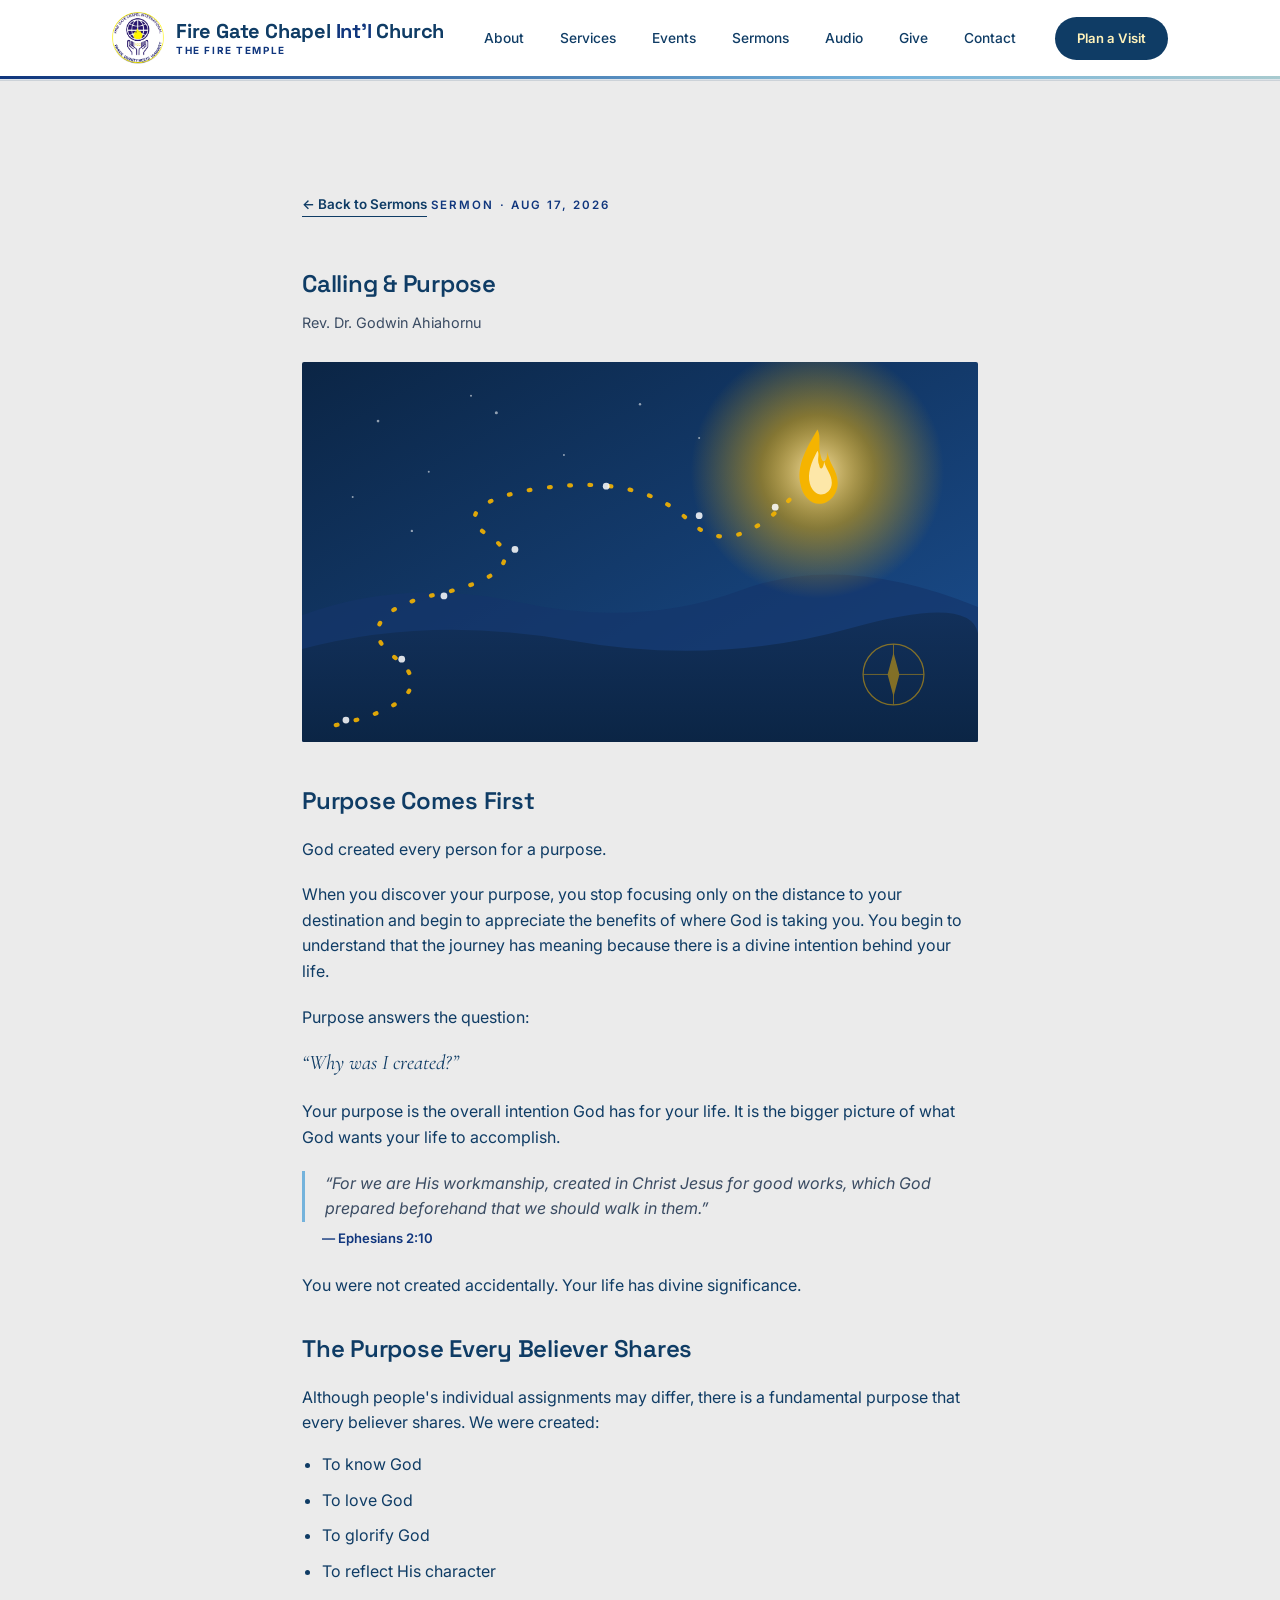
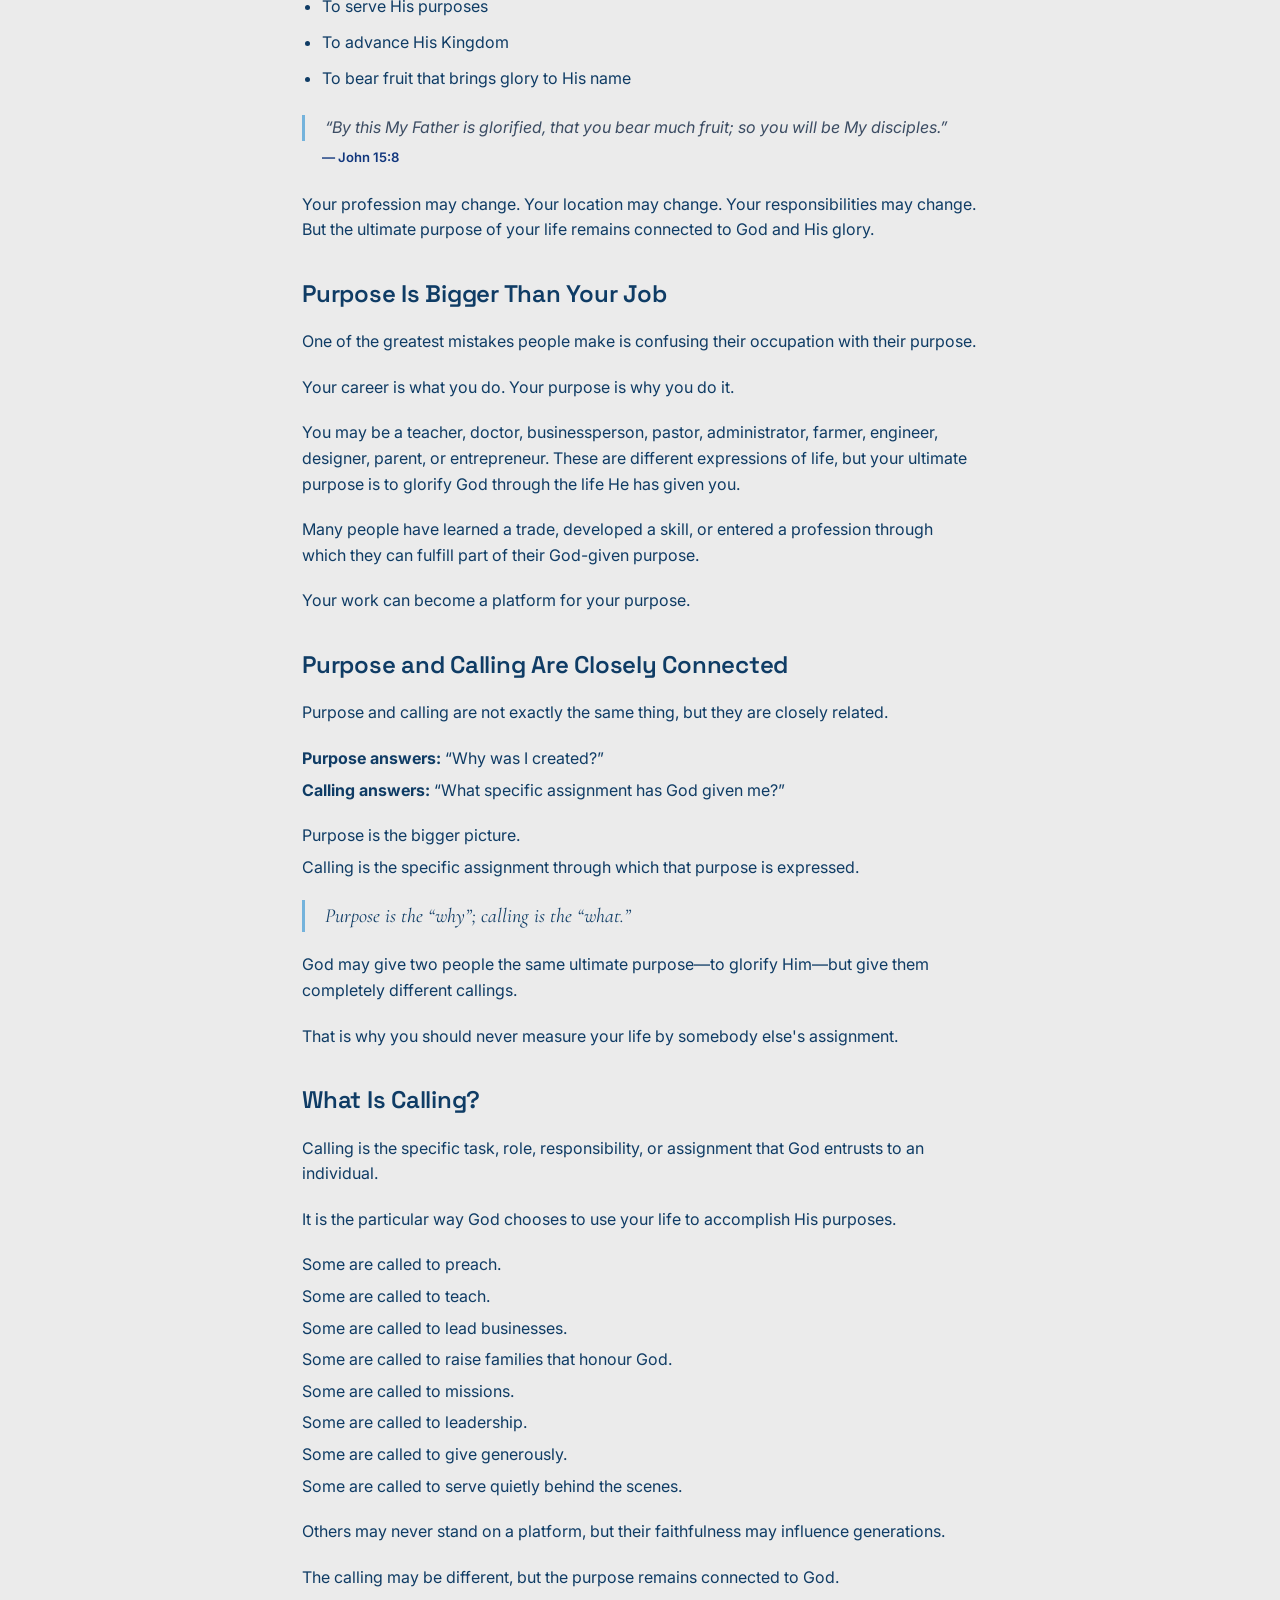
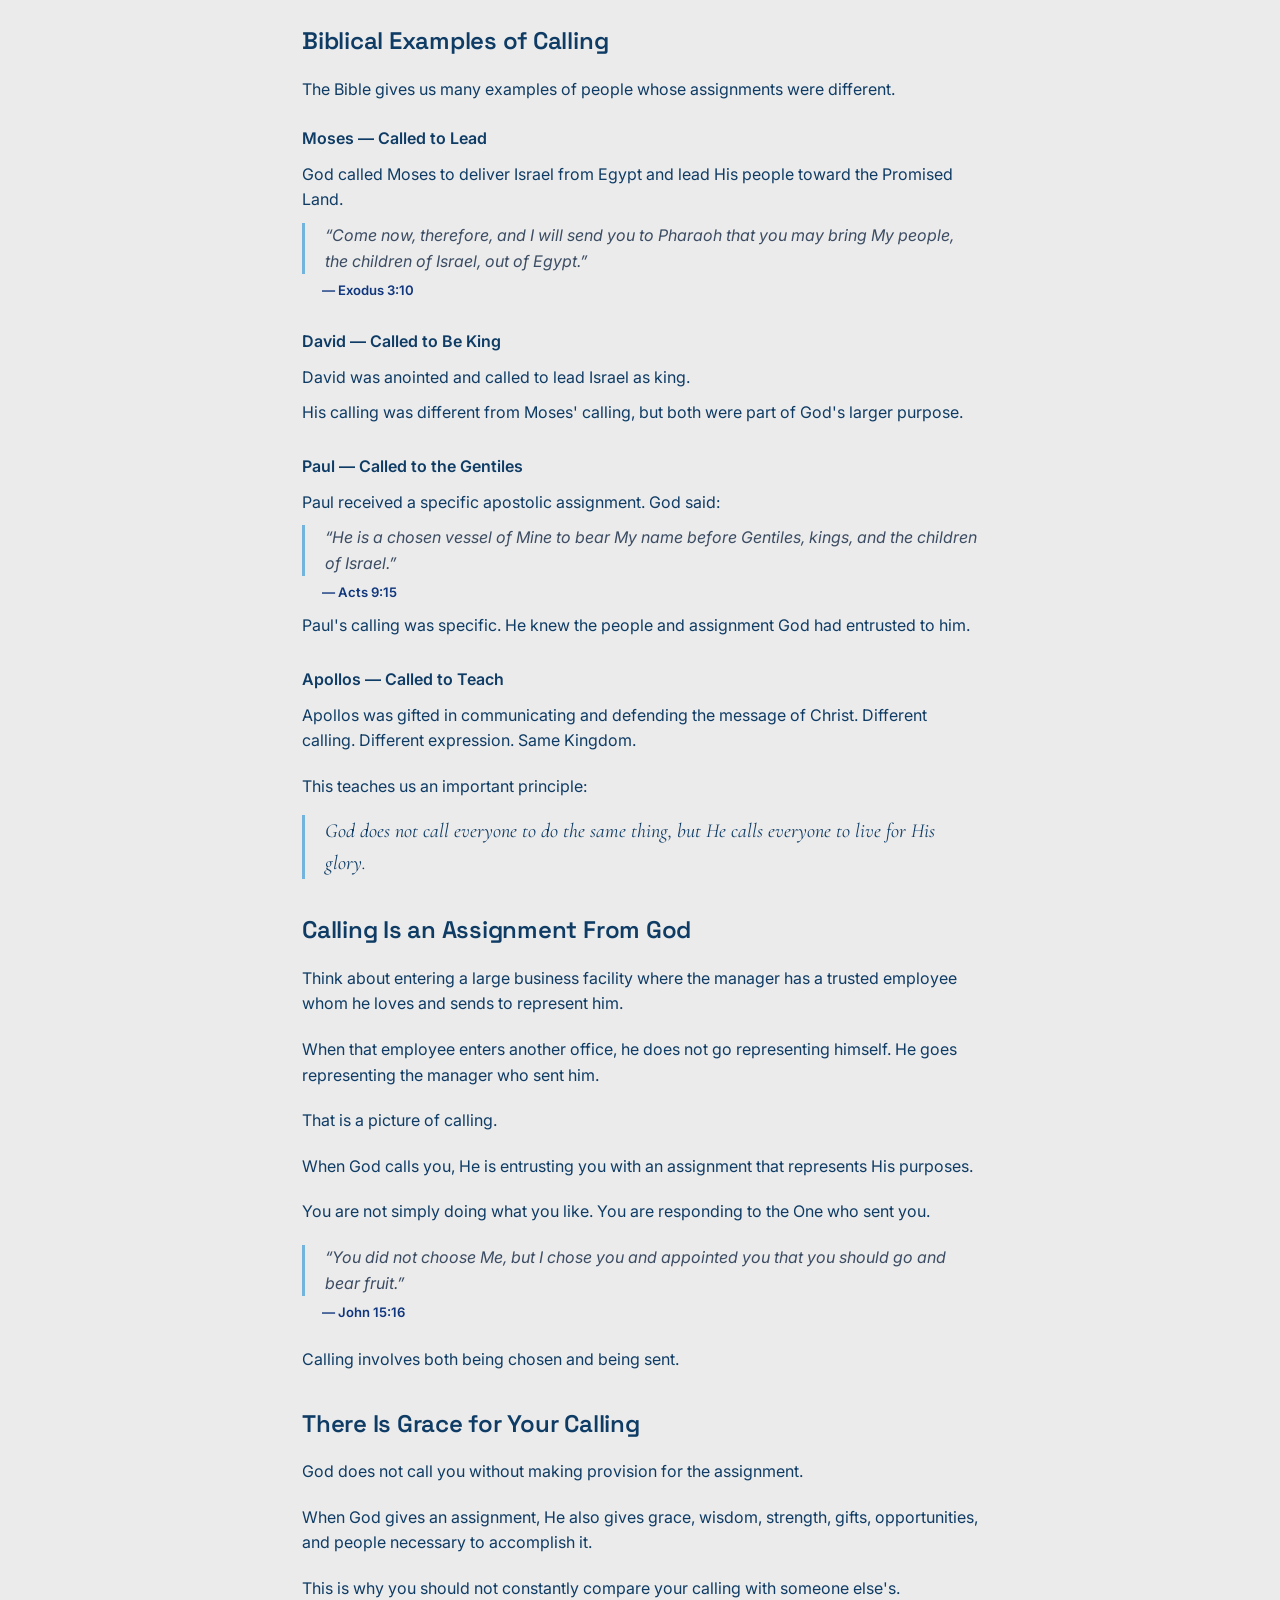
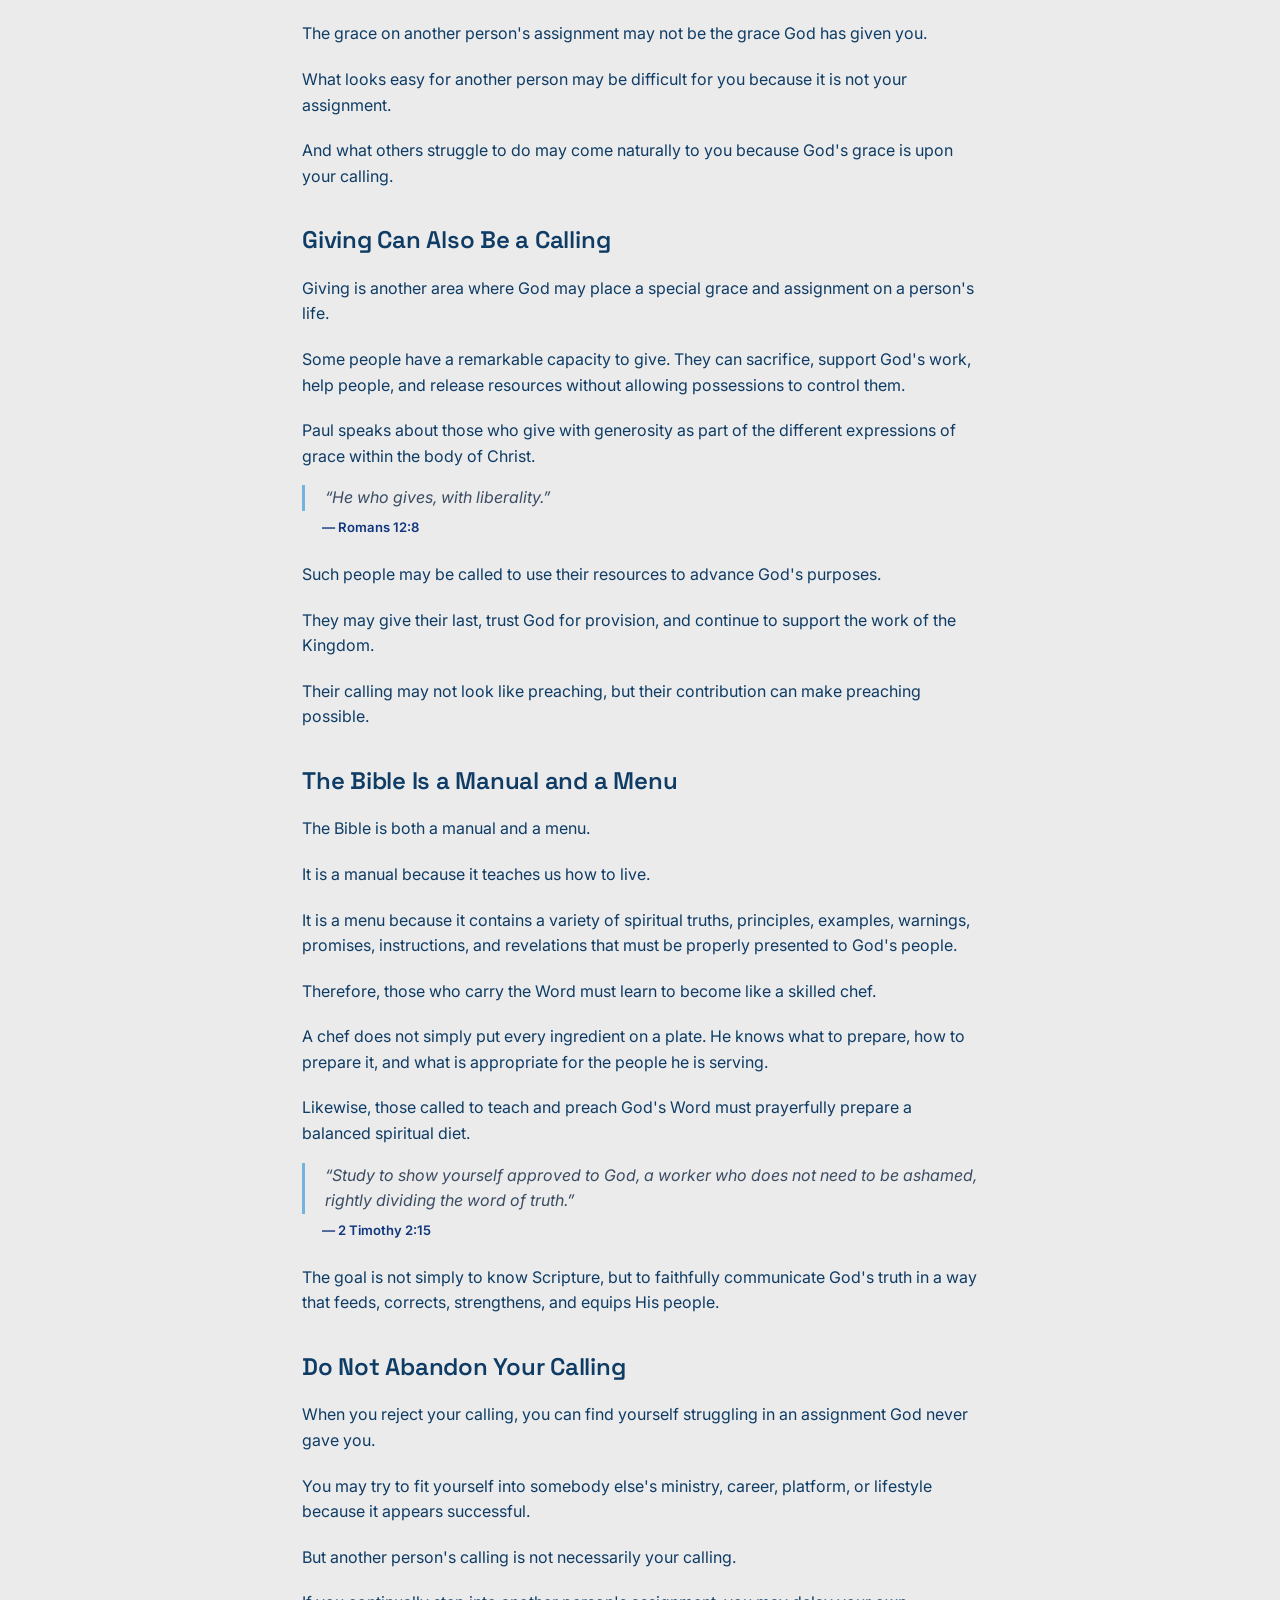
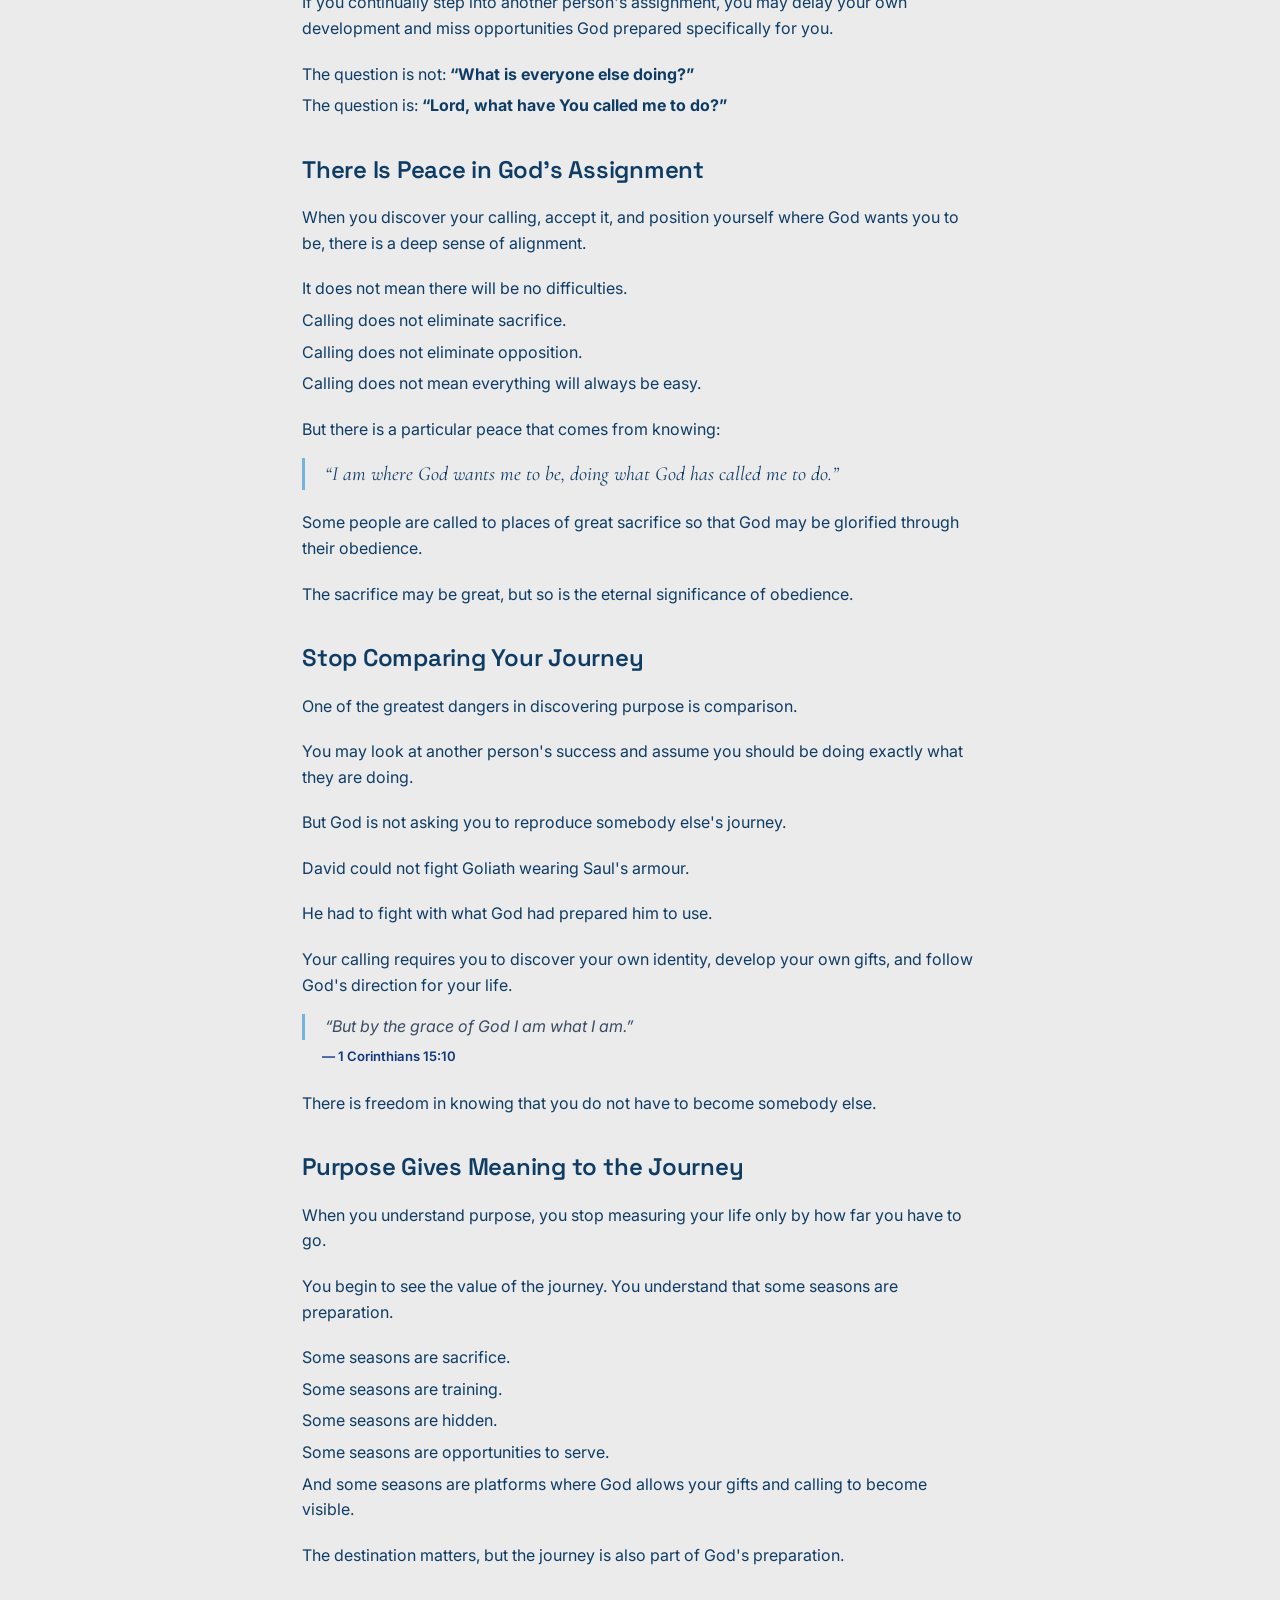
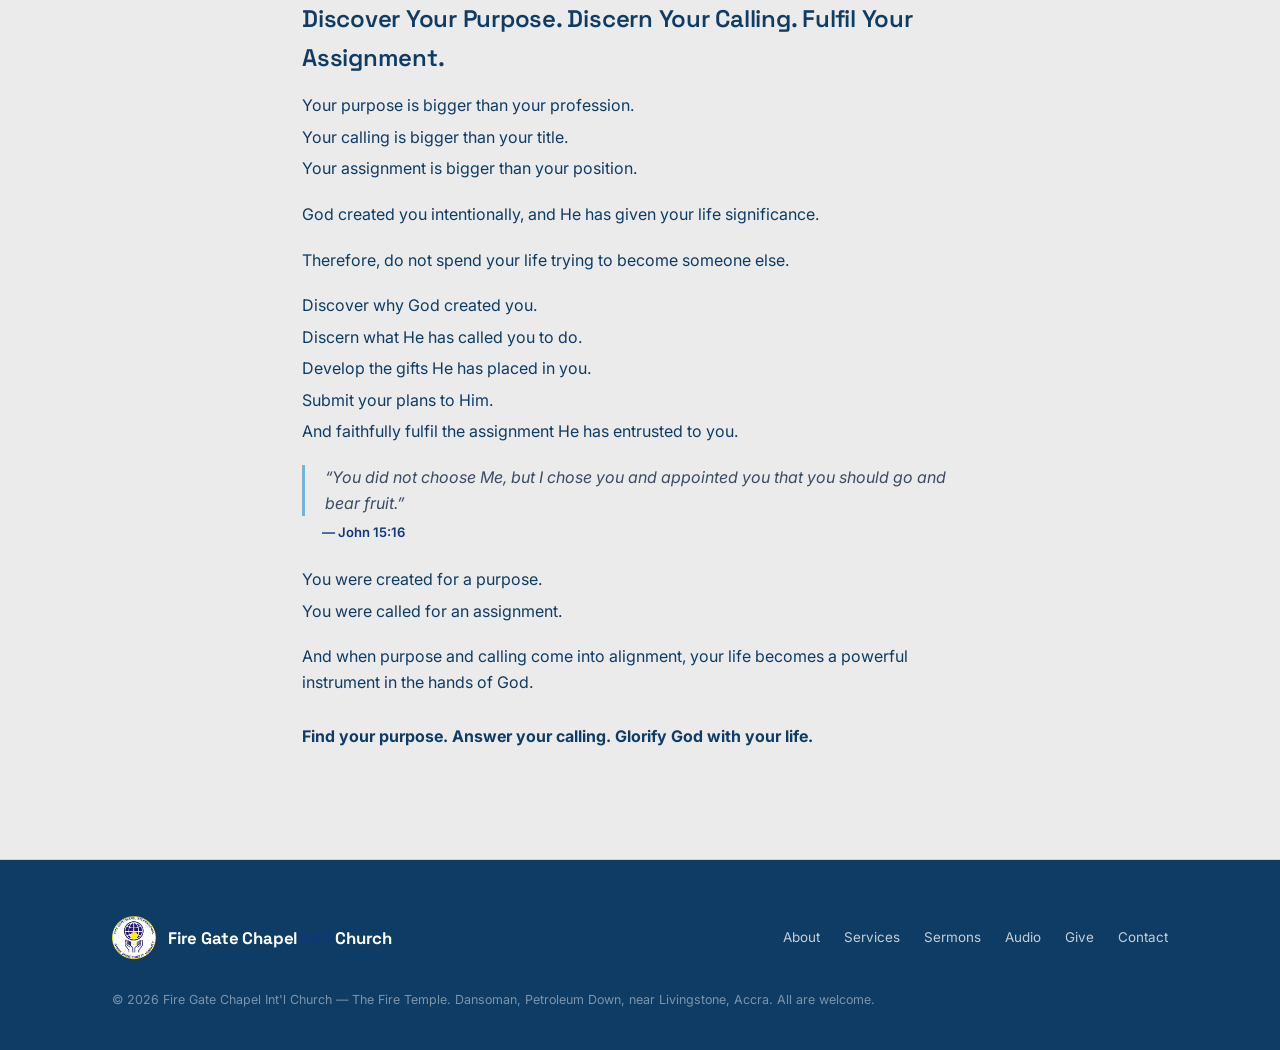
<file: sermon-calling-purpose.html>
<!DOCTYPE html>
<html lang="en">
<head>
<meta charset="UTF-8">
<meta name="viewport" content="width=device-width, initial-scale=1.0">
<title>Calling &amp; Purpose &mdash; Fire Gate Chapel Int'l Church</title>
<link rel="preconnect" href="https://fonts.googleapis.com">
<link rel="preconnect" href="https://fonts.gstatic.com" crossorigin>
<link href="https://fonts.googleapis.com/css2?family=Cormorant:ital,wght@0,400;0,500;0,600;1,500&family=Space+Grotesk:wght@500;600;700&family=Inter:wght@400;500;600;700&display=swap" rel="stylesheet">
<link rel="stylesheet" href="style.css">
</head>
<body>

<header>
  <nav class="wrap">
    <div class="brand-lockup">
      <img src="logo.png" alt="Fire Gate Chapel Int'l Church logo" class="logo-img">
      <div class="brand">Fire Gate Chapel <span>Int'l</span> Church<small>The Fire Temple</small></div>
    </div>
    <div class="navlinks">
      <a href="index.html#about">About</a>
      <a href="index.html#services">Services</a>
      <a href="index.html#events">Events</a>
      <a href="index.html#sermons">Sermons</a>
      <a href="index.html#audio-sermons">Audio</a>
      <a href="index.html#give">Give</a>
      <a href="index.html#contact">Contact</a>
    </div>
    <a class="nav-cta" href="index.html#services">Plan a Visit</a>
  </nav>
</header>

<section id="sermon-calling-purpose" style="background:var(--paper-2); border-top:1px solid var(--line); border-bottom:1px solid var(--line);">
  <div class="wrap" style="max-width:740px;">
    <a href="index.html#sermons" style="font-size:0.84rem; font-weight:600; text-decoration:none; border-bottom:1px solid var(--ink); display:inline-block; margin-bottom:34px;">&larr; Back to Sermons</a>
    <span class="eyebrow">Sermon &middot; Aug 17, 2026</span>
    <h2 style="margin:14px 0 8px;">Calling &amp; Purpose</h2>
    <p style="font-size:0.9rem; color:#3B4C63; margin-bottom:28px;">Rev. Dr. Godwin Ahiahornu</p>
    <img src="sermon-calling-purpose-cover.svg" alt="A path winding toward a guiding flame, illustrating the journey of discovering purpose and calling" style="width:100%; border-radius:2px; margin-bottom:40px; display:block;">

    <div class="sermon-text">
      <h3 style="font-size:1.5rem; margin-bottom:16px;">Purpose Comes First</h3>
      <p style="margin-bottom:20px;">God created every person for a purpose.</p>
      <p style="margin-bottom:20px;">When you discover your purpose, you stop focusing only on the distance to your destination and begin to appreciate the benefits of where God is taking you. You begin to understand that the journey has meaning because there is a divine intention behind your life.</p>
      <p style="margin-bottom:16px;">Purpose answers the question:</p>
      <p style="font-family:'Cormorant', serif; font-size:1.3rem; font-style:italic; color:var(--ink); margin-bottom:20px;">&ldquo;Why was I created?&rdquo;</p>
      <p style="margin-bottom:20px;">Your purpose is the overall intention God has for your life. It is the bigger picture of what God wants your life to accomplish.</p>
      <p style="font-style:italic; padding-left:20px; border-left:3px solid var(--blue-bright); margin-bottom:6px; color:#3B4C63;">&ldquo;For we are His workmanship, created in Christ Jesus for good works, which God prepared beforehand that we should walk in them.&rdquo;</p>
      <p style="font-size:0.82rem; font-weight:600; color:var(--blue); padding-left:20px; margin-bottom:24px;">&mdash; Ephesians 2:10</p>
      <p style="margin-bottom:32px;">You were not created accidentally. Your life has divine significance.</p>

      <h3 style="font-size:1.5rem; margin-bottom:16px;">The Purpose Every Believer Shares</h3>
      <p style="margin-bottom:16px;">Although people's individual assignments may differ, there is a fundamental purpose that every believer shares. We were created:</p>
      <ul style="margin:0 0 24px 20px; list-style:disc;">
        <li style="margin-bottom:10px;">To know God</li>
        <li style="margin-bottom:10px;">To love God</li>
        <li style="margin-bottom:10px;">To glorify God</li>
        <li style="margin-bottom:10px;">To reflect His character</li>
        <li style="margin-bottom:10px;">To serve His purposes</li>
        <li style="margin-bottom:10px;">To advance His Kingdom</li>
        <li style="margin-bottom:10px;">To bear fruit that brings glory to His name</li>
      </ul>
      <p style="font-style:italic; padding-left:20px; border-left:3px solid var(--blue-bright); margin-bottom:6px; color:#3B4C63;">&ldquo;By this My Father is glorified, that you bear much fruit; so you will be My disciples.&rdquo;</p>
      <p style="font-size:0.82rem; font-weight:600; color:var(--blue); padding-left:20px; margin-bottom:24px;">&mdash; John 15:8</p>
      <p style="margin-bottom:32px;">Your profession may change. Your location may change. Your responsibilities may change. But the ultimate purpose of your life remains connected to God and His glory.</p>

      <h3 style="font-size:1.5rem; margin-bottom:16px;">Purpose Is Bigger Than Your Job</h3>
      <p style="margin-bottom:20px;">One of the greatest mistakes people make is confusing their occupation with their purpose.</p>
      <p style="margin-bottom:20px;">Your career is what you do. Your purpose is why you do it.</p>
      <p style="margin-bottom:20px;">You may be a teacher, doctor, businessperson, pastor, administrator, farmer, engineer, designer, parent, or entrepreneur. These are different expressions of life, but your ultimate purpose is to glorify God through the life He has given you.</p>
      <p style="margin-bottom:20px;">Many people have learned a trade, developed a skill, or entered a profession through which they can fulfill part of their God-given purpose.</p>
      <p style="margin-bottom:32px;">Your work can become a platform for your purpose.</p>

      <h3 style="font-size:1.5rem; margin-bottom:16px;">Purpose and Calling Are Closely Connected</h3>
      <p style="margin-bottom:20px;">Purpose and calling are not exactly the same thing, but they are closely related.</p>
      <p style="margin-bottom:6px;"><strong>Purpose answers:</strong> &ldquo;Why was I created?&rdquo;</p>
      <p style="margin-bottom:20px;"><strong>Calling answers:</strong> &ldquo;What specific assignment has God given me?&rdquo;</p>
      <p style="margin-bottom:6px;">Purpose is the bigger picture.</p>
      <p style="margin-bottom:20px;">Calling is the specific assignment through which that purpose is expressed.</p>
      <p style="font-family:'Cormorant', serif; font-size:1.25rem; font-style:italic; color:var(--ink); border-left:3px solid var(--blue-bright); padding-left:20px; margin-bottom:20px;">Purpose is the &ldquo;why&rdquo;; calling is the &ldquo;what.&rdquo;</p>
      <p style="margin-bottom:20px;">God may give two people the same ultimate purpose&mdash;to glorify Him&mdash;but give them completely different callings.</p>
      <p style="margin-bottom:32px;">That is why you should never measure your life by somebody else's assignment.</p>

      <h3 style="font-size:1.5rem; margin-bottom:16px;">What Is Calling?</h3>
      <p style="margin-bottom:20px;">Calling is the specific task, role, responsibility, or assignment that God entrusts to an individual.</p>
      <p style="margin-bottom:20px;">It is the particular way God chooses to use your life to accomplish His purposes.</p>
      <p style="margin-bottom:6px;">Some are called to preach.</p>
      <p style="margin-bottom:6px;">Some are called to teach.</p>
      <p style="margin-bottom:6px;">Some are called to lead businesses.</p>
      <p style="margin-bottom:6px;">Some are called to raise families that honour God.</p>
      <p style="margin-bottom:6px;">Some are called to missions.</p>
      <p style="margin-bottom:6px;">Some are called to leadership.</p>
      <p style="margin-bottom:6px;">Some are called to give generously.</p>
      <p style="margin-bottom:20px;">Some are called to serve quietly behind the scenes.</p>
      <p style="margin-bottom:20px;">Others may never stand on a platform, but their faithfulness may influence generations.</p>
      <p style="margin-bottom:32px;">The calling may be different, but the purpose remains connected to God.</p>

      <h3 style="font-size:1.5rem; margin-bottom:16px;">Biblical Examples of Calling</h3>
      <p style="margin-bottom:24px;">The Bible gives us many examples of people whose assignments were different.</p>

      <p style="font-weight:600; margin-bottom:10px;">Moses &mdash; Called to Lead</p>
      <p style="margin-bottom:10px;">God called Moses to deliver Israel from Egypt and lead His people toward the Promised Land.</p>
      <p style="font-style:italic; padding-left:20px; border-left:3px solid var(--blue-bright); margin-bottom:6px; color:#3B4C63;">&ldquo;Come now, therefore, and I will send you to Pharaoh that you may bring My people, the children of Israel, out of Egypt.&rdquo;</p>
      <p style="font-size:0.82rem; font-weight:600; color:var(--blue); padding-left:20px; margin-bottom:28px;">&mdash; Exodus 3:10</p>

      <p style="font-weight:600; margin-bottom:10px;">David &mdash; Called to Be King</p>
      <p style="margin-bottom:10px;">David was anointed and called to lead Israel as king.</p>
      <p style="margin-bottom:28px;">His calling was different from Moses' calling, but both were part of God's larger purpose.</p>

      <p style="font-weight:600; margin-bottom:10px;">Paul &mdash; Called to the Gentiles</p>
      <p style="margin-bottom:10px;">Paul received a specific apostolic assignment. God said:</p>
      <p style="font-style:italic; padding-left:20px; border-left:3px solid var(--blue-bright); margin-bottom:6px; color:#3B4C63;">&ldquo;He is a chosen vessel of Mine to bear My name before Gentiles, kings, and the children of Israel.&rdquo;</p>
      <p style="font-size:0.82rem; font-weight:600; color:var(--blue); padding-left:20px; margin-bottom:10px;">&mdash; Acts 9:15</p>
      <p style="margin-bottom:28px;">Paul's calling was specific. He knew the people and assignment God had entrusted to him.</p>

      <p style="font-weight:600; margin-bottom:10px;">Apollos &mdash; Called to Teach</p>
      <p style="margin-bottom:20px;">Apollos was gifted in communicating and defending the message of Christ. Different calling. Different expression. Same Kingdom.</p>
      <p style="margin-bottom:16px;">This teaches us an important principle:</p>
      <p style="font-family:'Cormorant', serif; font-size:1.25rem; font-style:italic; color:var(--ink); border-left:3px solid var(--blue-bright); padding-left:20px; margin-bottom:32px;">God does not call everyone to do the same thing, but He calls everyone to live for His glory.</p>

      <h3 style="font-size:1.5rem; margin-bottom:16px;">Calling Is an Assignment From God</h3>
      <p style="margin-bottom:20px;">Think about entering a large business facility where the manager has a trusted employee whom he loves and sends to represent him.</p>
      <p style="margin-bottom:20px;">When that employee enters another office, he does not go representing himself. He goes representing the manager who sent him.</p>
      <p style="margin-bottom:20px;">That is a picture of calling.</p>
      <p style="margin-bottom:20px;">When God calls you, He is entrusting you with an assignment that represents His purposes.</p>
      <p style="margin-bottom:20px;">You are not simply doing what you like. You are responding to the One who sent you.</p>
      <p style="font-style:italic; padding-left:20px; border-left:3px solid var(--blue-bright); margin-bottom:6px; color:#3B4C63;">&ldquo;You did not choose Me, but I chose you and appointed you that you should go and bear fruit.&rdquo;</p>
      <p style="font-size:0.82rem; font-weight:600; color:var(--blue); padding-left:20px; margin-bottom:24px;">&mdash; John 15:16</p>
      <p style="margin-bottom:32px;">Calling involves both being chosen and being sent.</p>

      <h3 style="font-size:1.5rem; margin-bottom:16px;">There Is Grace for Your Calling</h3>
      <p style="margin-bottom:20px;">God does not call you without making provision for the assignment.</p>
      <p style="margin-bottom:20px;">When God gives an assignment, He also gives grace, wisdom, strength, gifts, opportunities, and people necessary to accomplish it.</p>
      <p style="margin-bottom:20px;">This is why you should not constantly compare your calling with someone else's.</p>
      <p style="margin-bottom:20px;">The grace on another person's assignment may not be the grace God has given you.</p>
      <p style="margin-bottom:20px;">What looks easy for another person may be difficult for you because it is not your assignment.</p>
      <p style="margin-bottom:32px;">And what others struggle to do may come naturally to you because God's grace is upon your calling.</p>

      <h3 style="font-size:1.5rem; margin-bottom:16px;">Giving Can Also Be a Calling</h3>
      <p style="margin-bottom:20px;">Giving is another area where God may place a special grace and assignment on a person's life.</p>
      <p style="margin-bottom:20px;">Some people have a remarkable capacity to give. They can sacrifice, support God's work, help people, and release resources without allowing possessions to control them.</p>
      <p style="margin-bottom:16px;">Paul speaks about those who give with generosity as part of the different expressions of grace within the body of Christ.</p>
      <p style="font-style:italic; padding-left:20px; border-left:3px solid var(--blue-bright); margin-bottom:6px; color:#3B4C63;">&ldquo;He who gives, with liberality.&rdquo;</p>
      <p style="font-size:0.82rem; font-weight:600; color:var(--blue); padding-left:20px; margin-bottom:24px;">&mdash; Romans 12:8</p>
      <p style="margin-bottom:20px;">Such people may be called to use their resources to advance God's purposes.</p>
      <p style="margin-bottom:20px;">They may give their last, trust God for provision, and continue to support the work of the Kingdom.</p>
      <p style="margin-bottom:32px;">Their calling may not look like preaching, but their contribution can make preaching possible.</p>

      <h3 style="font-size:1.5rem; margin-bottom:16px;">The Bible Is a Manual and a Menu</h3>
      <p style="margin-bottom:20px;">The Bible is both a manual and a menu.</p>
      <p style="margin-bottom:20px;">It is a manual because it teaches us how to live.</p>
      <p style="margin-bottom:20px;">It is a menu because it contains a variety of spiritual truths, principles, examples, warnings, promises, instructions, and revelations that must be properly presented to God's people.</p>
      <p style="margin-bottom:20px;">Therefore, those who carry the Word must learn to become like a skilled chef.</p>
      <p style="margin-bottom:20px;">A chef does not simply put every ingredient on a plate. He knows what to prepare, how to prepare it, and what is appropriate for the people he is serving.</p>
      <p style="margin-bottom:16px;">Likewise, those called to teach and preach God's Word must prayerfully prepare a balanced spiritual diet.</p>
      <p style="font-style:italic; padding-left:20px; border-left:3px solid var(--blue-bright); margin-bottom:6px; color:#3B4C63;">&ldquo;Study to show yourself approved to God, a worker who does not need to be ashamed, rightly dividing the word of truth.&rdquo;</p>
      <p style="font-size:0.82rem; font-weight:600; color:var(--blue); padding-left:20px; margin-bottom:24px;">&mdash; 2 Timothy 2:15</p>
      <p style="margin-bottom:32px;">The goal is not simply to know Scripture, but to faithfully communicate God's truth in a way that feeds, corrects, strengthens, and equips His people.</p>

      <h3 style="font-size:1.5rem; margin-bottom:16px;">Do Not Abandon Your Calling</h3>
      <p style="margin-bottom:20px;">When you reject your calling, you can find yourself struggling in an assignment God never gave you.</p>
      <p style="margin-bottom:20px;">You may try to fit yourself into somebody else's ministry, career, platform, or lifestyle because it appears successful.</p>
      <p style="margin-bottom:20px;">But another person's calling is not necessarily your calling.</p>
      <p style="margin-bottom:20px;">If you continually step into another person's assignment, you may delay your own development and miss opportunities God prepared specifically for you.</p>
      <p style="margin-bottom:6px;">The question is not: <strong>&ldquo;What is everyone else doing?&rdquo;</strong></p>
      <p style="margin-bottom:32px;">The question is: <strong>&ldquo;Lord, what have You called me to do?&rdquo;</strong></p>

      <h3 style="font-size:1.5rem; margin-bottom:16px;">There Is Peace in God's Assignment</h3>
      <p style="margin-bottom:20px;">When you discover your calling, accept it, and position yourself where God wants you to be, there is a deep sense of alignment.</p>
      <p style="margin-bottom:6px;">It does not mean there will be no difficulties.</p>
      <p style="margin-bottom:6px;">Calling does not eliminate sacrifice.</p>
      <p style="margin-bottom:6px;">Calling does not eliminate opposition.</p>
      <p style="margin-bottom:20px;">Calling does not mean everything will always be easy.</p>
      <p style="margin-bottom:16px;">But there is a particular peace that comes from knowing:</p>
      <p style="font-family:'Cormorant', serif; font-size:1.25rem; font-style:italic; color:var(--ink); border-left:3px solid var(--blue-bright); padding-left:20px; margin-bottom:20px;">&ldquo;I am where God wants me to be, doing what God has called me to do.&rdquo;</p>
      <p style="margin-bottom:20px;">Some people are called to places of great sacrifice so that God may be glorified through their obedience.</p>
      <p style="margin-bottom:32px;">The sacrifice may be great, but so is the eternal significance of obedience.</p>

      <h3 style="font-size:1.5rem; margin-bottom:16px;">Stop Comparing Your Journey</h3>
      <p style="margin-bottom:20px;">One of the greatest dangers in discovering purpose is comparison.</p>
      <p style="margin-bottom:20px;">You may look at another person's success and assume you should be doing exactly what they are doing.</p>
      <p style="margin-bottom:20px;">But God is not asking you to reproduce somebody else's journey.</p>
      <p style="margin-bottom:20px;">David could not fight Goliath wearing Saul's armour.</p>
      <p style="margin-bottom:20px;">He had to fight with what God had prepared him to use.</p>
      <p style="margin-bottom:16px;">Your calling requires you to discover your own identity, develop your own gifts, and follow God's direction for your life.</p>
      <p style="font-style:italic; padding-left:20px; border-left:3px solid var(--blue-bright); margin-bottom:6px; color:#3B4C63;">&ldquo;But by the grace of God I am what I am.&rdquo;</p>
      <p style="font-size:0.82rem; font-weight:600; color:var(--blue); padding-left:20px; margin-bottom:24px;">&mdash; 1 Corinthians 15:10</p>
      <p style="margin-bottom:32px;">There is freedom in knowing that you do not have to become somebody else.</p>

      <h3 style="font-size:1.5rem; margin-bottom:16px;">Purpose Gives Meaning to the Journey</h3>
      <p style="margin-bottom:20px;">When you understand purpose, you stop measuring your life only by how far you have to go.</p>
      <p style="margin-bottom:20px;">You begin to see the value of the journey. You understand that some seasons are preparation.</p>
      <p style="margin-bottom:6px;">Some seasons are sacrifice.</p>
      <p style="margin-bottom:6px;">Some seasons are training.</p>
      <p style="margin-bottom:6px;">Some seasons are hidden.</p>
      <p style="margin-bottom:6px;">Some seasons are opportunities to serve.</p>
      <p style="margin-bottom:20px;">And some seasons are platforms where God allows your gifts and calling to become visible.</p>
      <p style="margin-bottom:32px;">The destination matters, but the journey is also part of God's preparation.</p>

      <h3 style="font-size:1.5rem; margin-bottom:16px;">Discover Your Purpose. Discern Your Calling. Fulfil Your Assignment.</h3>
      <p style="margin-bottom:6px;">Your purpose is bigger than your profession.</p>
      <p style="margin-bottom:6px;">Your calling is bigger than your title.</p>
      <p style="margin-bottom:20px;">Your assignment is bigger than your position.</p>
      <p style="margin-bottom:20px;">God created you intentionally, and He has given your life significance.</p>
      <p style="margin-bottom:20px;">Therefore, do not spend your life trying to become someone else.</p>
      <p style="margin-bottom:6px;">Discover why God created you.</p>
      <p style="margin-bottom:6px;">Discern what He has called you to do.</p>
      <p style="margin-bottom:6px;">Develop the gifts He has placed in you.</p>
      <p style="margin-bottom:6px;">Submit your plans to Him.</p>
      <p style="margin-bottom:20px;">And faithfully fulfil the assignment He has entrusted to you.</p>
      <p style="font-style:italic; padding-left:20px; border-left:3px solid var(--blue-bright); margin-bottom:6px; color:#3B4C63;">&ldquo;You did not choose Me, but I chose you and appointed you that you should go and bear fruit.&rdquo;</p>
      <p style="font-size:0.82rem; font-weight:600; color:var(--blue); padding-left:20px; margin-bottom:24px;">&mdash; John 15:16</p>
      <p style="margin-bottom:6px;">You were created for a purpose.</p>
      <p style="margin-bottom:20px;">You were called for an assignment.</p>
      <p style="margin-bottom:28px;">And when purpose and calling come into alignment, your life becomes a powerful instrument in the hands of God.</p>
      <p style="font-weight:700;">Find your purpose. Answer your calling. Glorify God with your life.</p>
    </div>
  </div>
</section>

<footer>
  <div class="wrap">
    <div class="footer-row">
      <div class="brand-lockup">
        <img src="logo.png" alt="Fire Gate Chapel Int'l Church logo" class="logo-img">
        <div class="brand">Fire Gate Chapel <span style="color:var(--blue);">Int'l</span> Church</div>
      </div>
      <div class="footer-links">
        <a href="index.html#about">About</a>
        <a href="index.html#services">Services</a>
        <a href="index.html#sermons">Sermons</a>
        <a href="index.html#audio-sermons">Audio</a>
        <a href="index.html#give">Give</a>
        <a href="index.html#contact">Contact</a>
      </div>
    </div>
    <p class="footer-fine">&copy; 2026 Fire Gate Chapel Int'l Church &mdash; The Fire Temple. Dansoman, Petroleum Down, near Livingstone, Accra. All are welcome.</p>
  </div>
</footer>

<script src="script.js"></script>
</body>
</html>
</file>
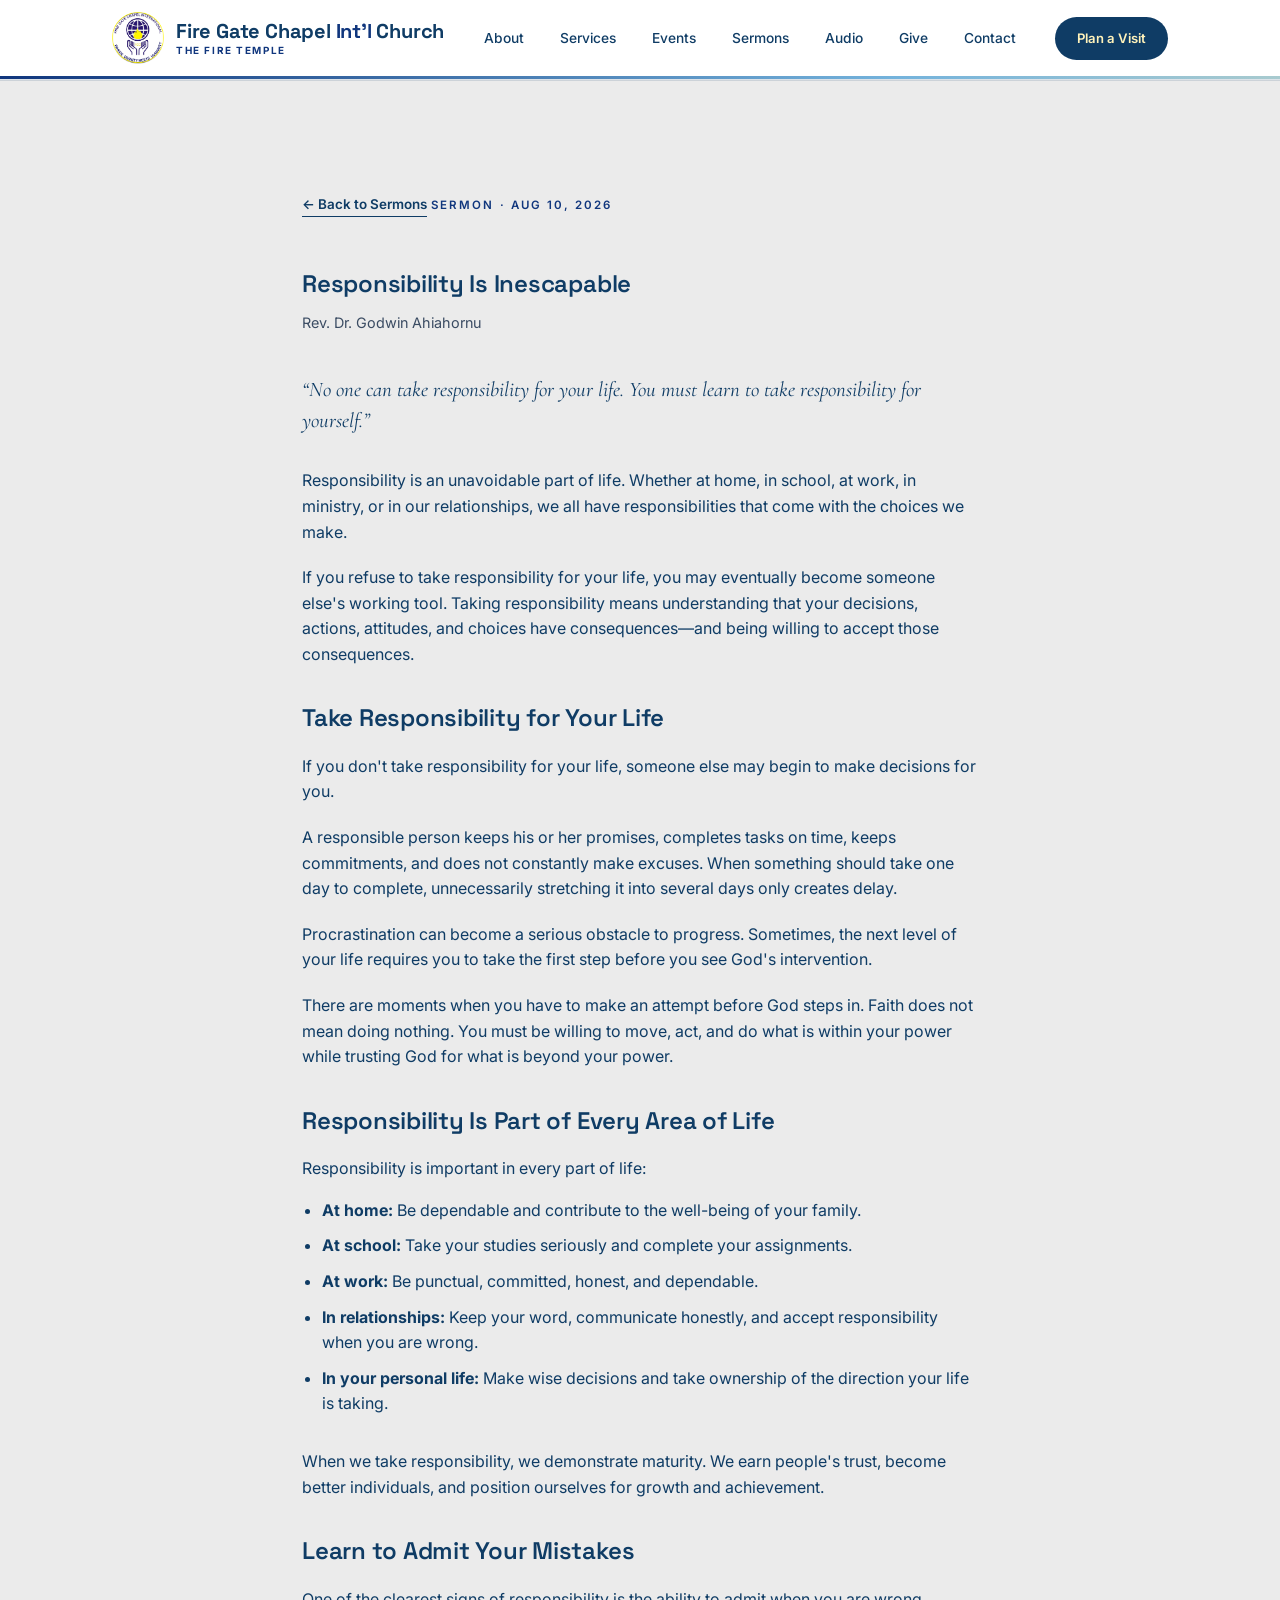
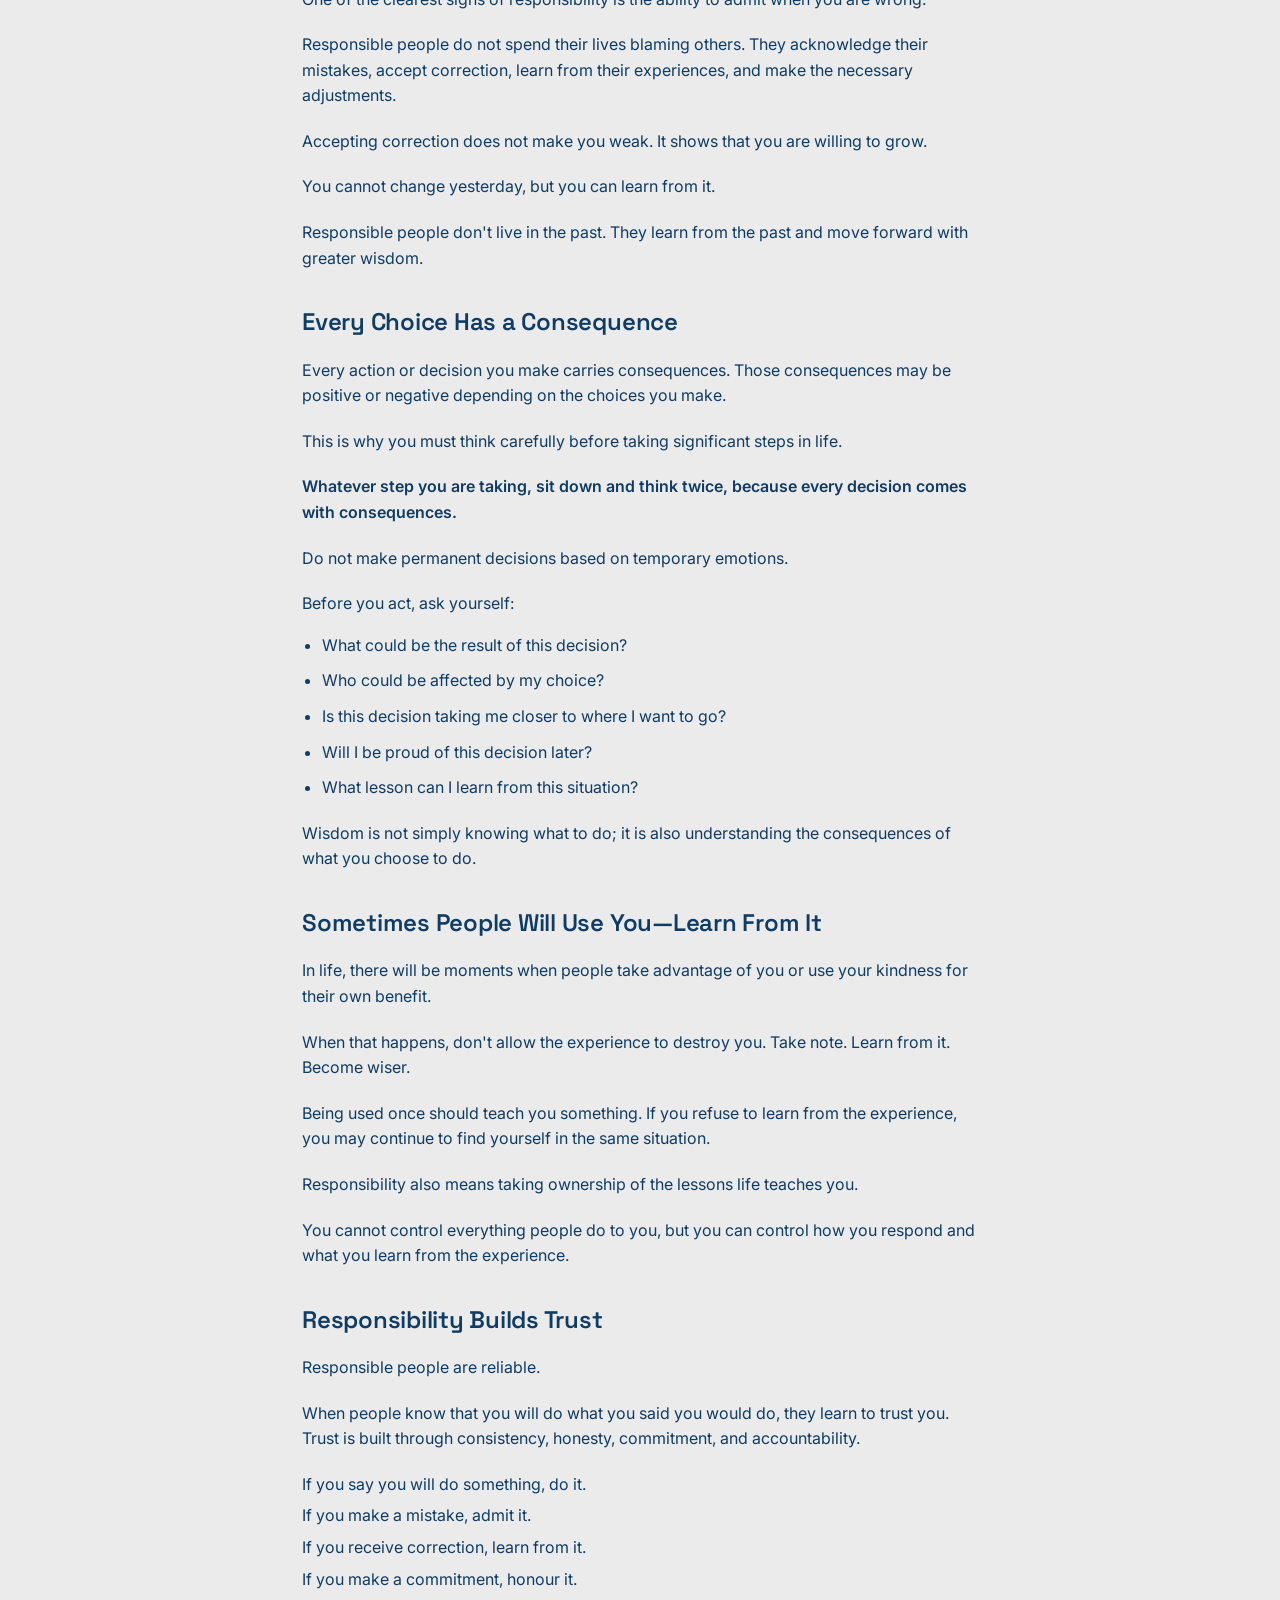
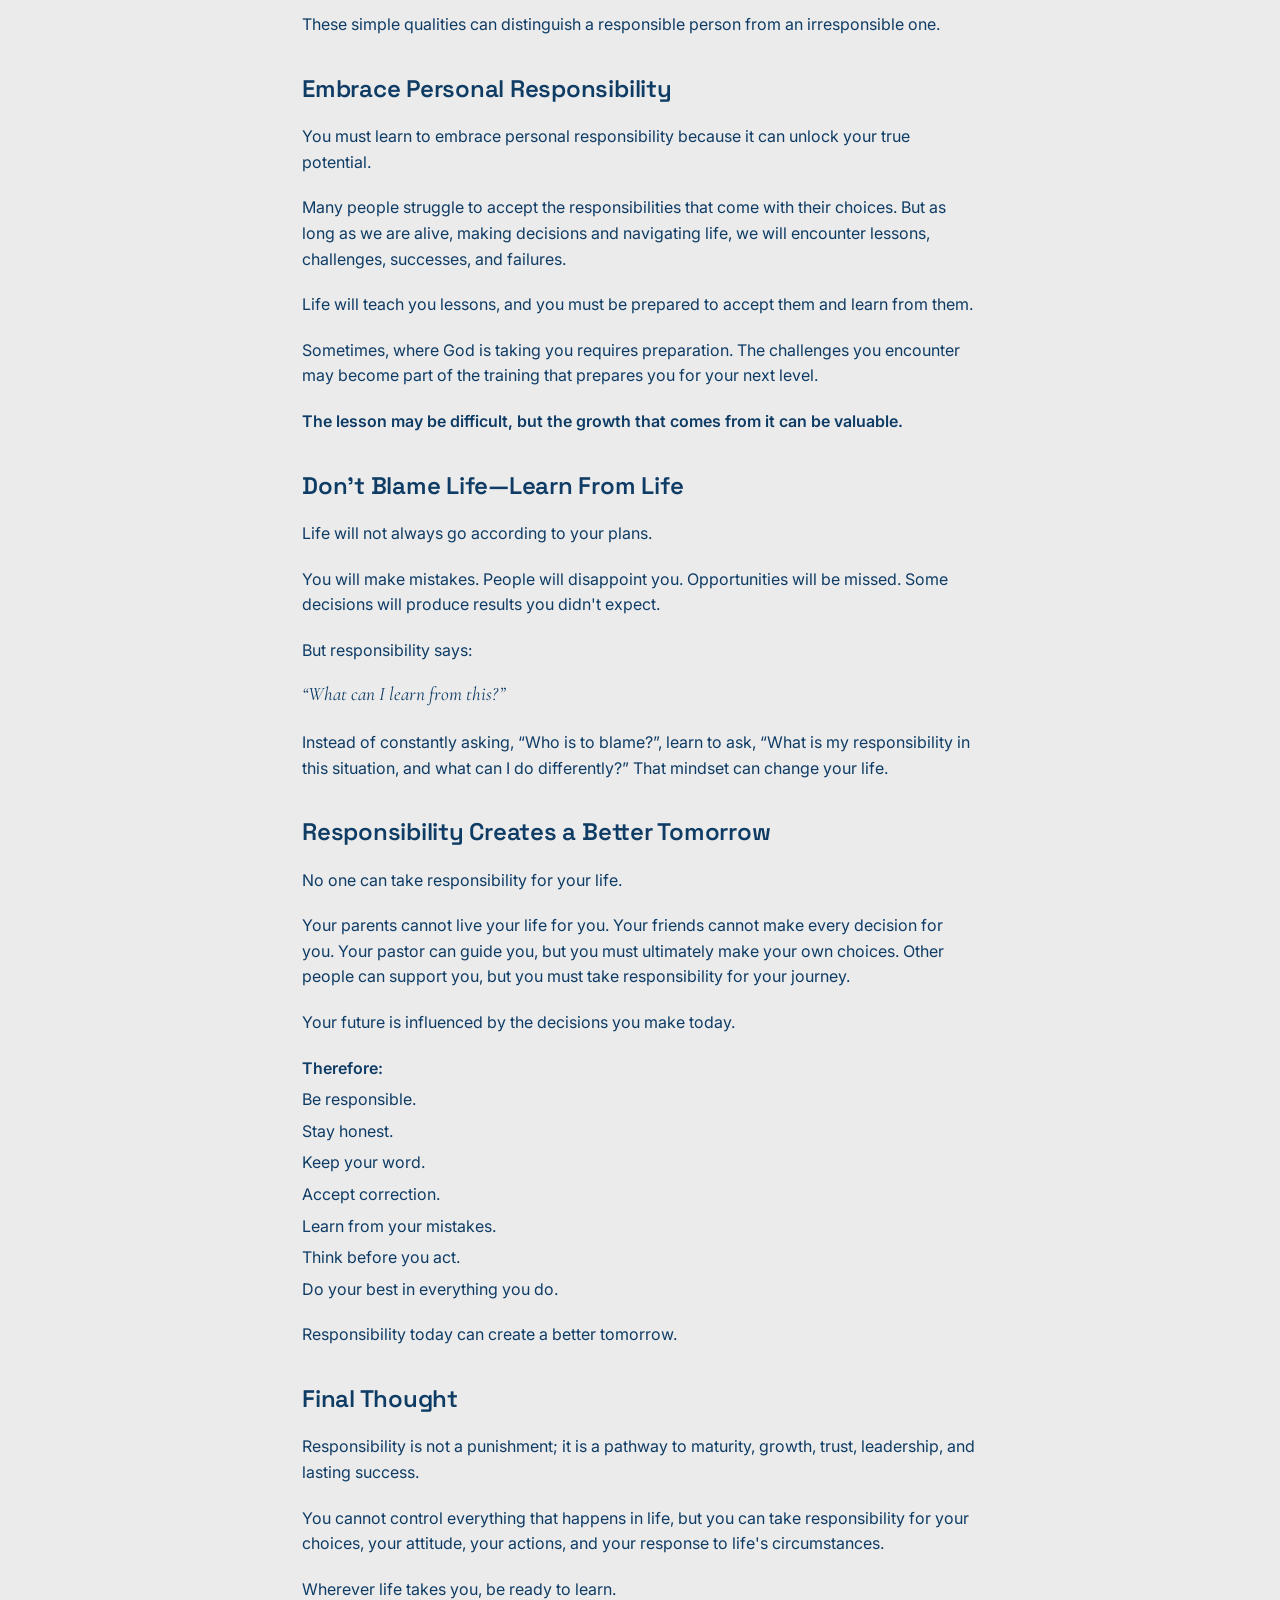
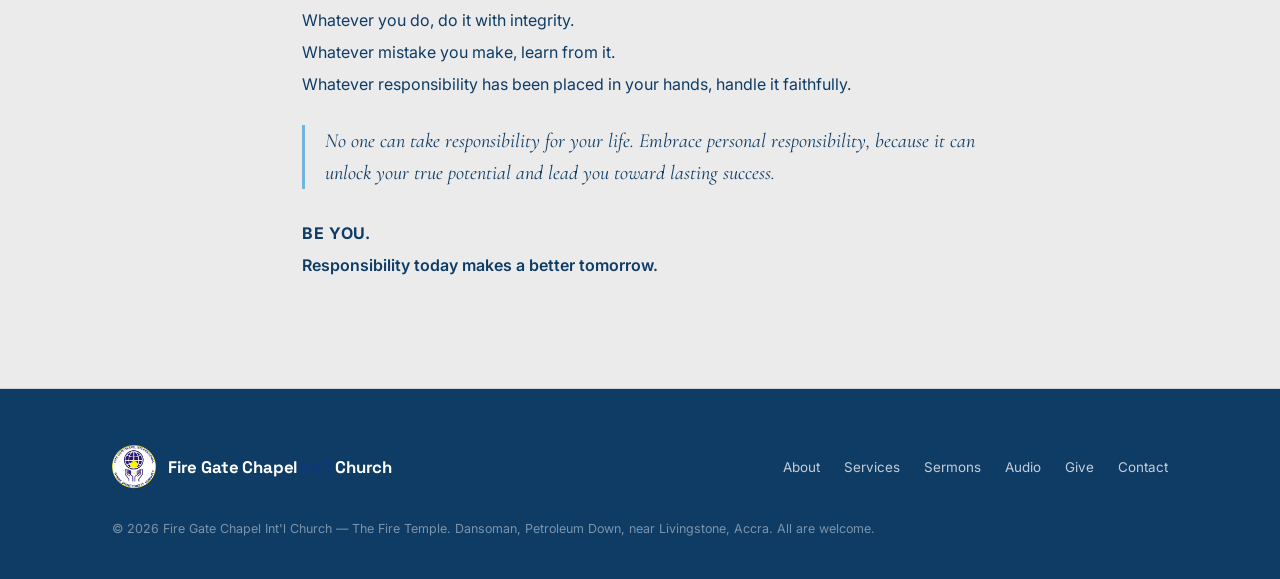
<file: sermon-responsibility.html>
<!DOCTYPE html>
<html lang="en">
<head>
<meta charset="UTF-8">
<meta name="viewport" content="width=device-width, initial-scale=1.0">
<title>Responsibility Is Inescapable &mdash; Fire Gate Chapel Int'l Church</title>
<link rel="preconnect" href="https://fonts.googleapis.com">
<link rel="preconnect" href="https://fonts.gstatic.com" crossorigin>
<link href="https://fonts.googleapis.com/css2?family=Cormorant:ital,wght@0,400;0,500;0,600;1,500&family=Space+Grotesk:wght@500;600;700&family=Inter:wght@400;500;600;700&display=swap" rel="stylesheet">
<link rel="stylesheet" href="style.css">
</head>
<body>

<header>
  <nav class="wrap">
    <div class="brand-lockup">
      <img src="logo.png" alt="Fire Gate Chapel Int'l Church logo" class="logo-img">
      <div class="brand">Fire Gate Chapel <span>Int'l</span> Church<small>The Fire Temple</small></div>
    </div>
    <div class="navlinks">
      <a href="index.html#about">About</a>
      <a href="index.html#services">Services</a>
      <a href="index.html#events">Events</a>
      <a href="index.html#sermons">Sermons</a>
      <a href="index.html#audio-sermons">Audio</a>
      <a href="index.html#give">Give</a>
      <a href="index.html#contact">Contact</a>
    </div>
    <a class="nav-cta" href="index.html#services">Plan a Visit</a>
  </nav>
</header>

<section id="sermon-responsibility" style="background:var(--paper-2); border-top:1px solid var(--line); border-bottom:1px solid var(--line);">
  <div class="wrap" style="max-width:740px;">
    <a href="index.html#sermons" style="font-size:0.84rem; font-weight:600; text-decoration:none; border-bottom:1px solid var(--ink); display:inline-block; margin-bottom:34px;">&larr; Back to Sermons</a>
    <span class="eyebrow">Sermon &middot; Aug 10, 2026</span>
    <h2 style="margin:14px 0 8px;">Responsibility Is Inescapable</h2>
    <p style="font-size:0.9rem; color:#3B4C63; margin-bottom:40px;">Rev. Dr. Godwin Ahiahornu</p>

    <div class="sermon-text">
      <p style="font-family:'Cormorant', serif; font-size:1.3rem; font-style:italic; color:var(--ink); line-height:1.5; margin-bottom:32px;">&ldquo;No one can take responsibility for your life. You must learn to take responsibility for yourself.&rdquo;</p>

      <p style="margin-bottom:20px;">Responsibility is an unavoidable part of life. Whether at home, in school, at work, in ministry, or in our relationships, we all have responsibilities that come with the choices we make.</p>

      <p style="margin-bottom:32px;">If you refuse to take responsibility for your life, you may eventually become someone else's working tool. Taking responsibility means understanding that your decisions, actions, attitudes, and choices have consequences&mdash;and being willing to accept those consequences.</p>

      <h3 style="font-size:1.5rem; margin-bottom:16px;">Take Responsibility for Your Life</h3>
      <p style="margin-bottom:20px;">If you don't take responsibility for your life, someone else may begin to make decisions for you.</p>
      <p style="margin-bottom:20px;">A responsible person keeps his or her promises, completes tasks on time, keeps commitments, and does not constantly make excuses. When something should take one day to complete, unnecessarily stretching it into several days only creates delay.</p>
      <p style="margin-bottom:20px;">Procrastination can become a serious obstacle to progress. Sometimes, the next level of your life requires you to take the first step before you see God's intervention.</p>
      <p style="margin-bottom:32px;">There are moments when you have to make an attempt before God steps in. Faith does not mean doing nothing. You must be willing to move, act, and do what is within your power while trusting God for what is beyond your power.</p>

      <h3 style="font-size:1.5rem; margin-bottom:16px;">Responsibility Is Part of Every Area of Life</h3>
      <p style="margin-bottom:16px;">Responsibility is important in every part of life:</p>
      <ul style="margin:0 0 32px 20px; list-style:disc;">
        <li style="margin-bottom:10px;"><strong>At home:</strong> Be dependable and contribute to the well-being of your family.</li>
        <li style="margin-bottom:10px;"><strong>At school:</strong> Take your studies seriously and complete your assignments.</li>
        <li style="margin-bottom:10px;"><strong>At work:</strong> Be punctual, committed, honest, and dependable.</li>
        <li style="margin-bottom:10px;"><strong>In relationships:</strong> Keep your word, communicate honestly, and accept responsibility when you are wrong.</li>
        <li style="margin-bottom:10px;"><strong>In your personal life:</strong> Make wise decisions and take ownership of the direction your life is taking.</li>
      </ul>
      <p style="margin-bottom:32px;">When we take responsibility, we demonstrate maturity. We earn people's trust, become better individuals, and position ourselves for growth and achievement.</p>

      <h3 style="font-size:1.5rem; margin-bottom:16px;">Learn to Admit Your Mistakes</h3>
      <p style="margin-bottom:20px;">One of the clearest signs of responsibility is the ability to admit when you are wrong.</p>
      <p style="margin-bottom:20px;">Responsible people do not spend their lives blaming others. They acknowledge their mistakes, accept correction, learn from their experiences, and make the necessary adjustments.</p>
      <p style="margin-bottom:20px;">Accepting correction does not make you weak. It shows that you are willing to grow.</p>
      <p style="margin-bottom:20px;">You cannot change yesterday, but you can learn from it.</p>
      <p style="margin-bottom:32px;">Responsible people don't live in the past. They learn from the past and move forward with greater wisdom.</p>

      <h3 style="font-size:1.5rem; margin-bottom:16px;">Every Choice Has a Consequence</h3>
      <p style="margin-bottom:20px;">Every action or decision you make carries consequences. Those consequences may be positive or negative depending on the choices you make.</p>
      <p style="margin-bottom:20px;">This is why you must think carefully before taking significant steps in life.</p>
      <p style="font-weight:600; margin-bottom:20px;">Whatever step you are taking, sit down and think twice, because every decision comes with consequences.</p>
      <p style="margin-bottom:20px;">Do not make permanent decisions based on temporary emotions.</p>
      <p style="margin-bottom:16px;">Before you act, ask yourself:</p>
      <ul style="margin:0 0 20px 20px; list-style:disc;">
        <li style="margin-bottom:10px;">What could be the result of this decision?</li>
        <li style="margin-bottom:10px;">Who could be affected by my choice?</li>
        <li style="margin-bottom:10px;">Is this decision taking me closer to where I want to go?</li>
        <li style="margin-bottom:10px;">Will I be proud of this decision later?</li>
        <li style="margin-bottom:10px;">What lesson can I learn from this situation?</li>
      </ul>
      <p style="margin-bottom:32px;">Wisdom is not simply knowing what to do; it is also understanding the consequences of what you choose to do.</p>

      <h3 style="font-size:1.5rem; margin-bottom:16px;">Sometimes People Will Use You&mdash;Learn From It</h3>
      <p style="margin-bottom:20px;">In life, there will be moments when people take advantage of you or use your kindness for their own benefit.</p>
      <p style="margin-bottom:20px;">When that happens, don't allow the experience to destroy you. Take note. Learn from it. Become wiser.</p>
      <p style="margin-bottom:20px;">Being used once should teach you something. If you refuse to learn from the experience, you may continue to find yourself in the same situation.</p>
      <p style="margin-bottom:20px;">Responsibility also means taking ownership of the lessons life teaches you.</p>
      <p style="margin-bottom:32px;">You cannot control everything people do to you, but you can control how you respond and what you learn from the experience.</p>

      <h3 style="font-size:1.5rem; margin-bottom:16px;">Responsibility Builds Trust</h3>
      <p style="margin-bottom:20px;">Responsible people are reliable.</p>
      <p style="margin-bottom:20px;">When people know that you will do what you said you would do, they learn to trust you. Trust is built through consistency, honesty, commitment, and accountability.</p>
      <p style="margin-bottom:6px;">If you say you will do something, do it.</p>
      <p style="margin-bottom:6px;">If you make a mistake, admit it.</p>
      <p style="margin-bottom:6px;">If you receive correction, learn from it.</p>
      <p style="margin-bottom:20px;">If you make a commitment, honour it.</p>
      <p style="margin-bottom:32px;">These simple qualities can distinguish a responsible person from an irresponsible one.</p>

      <h3 style="font-size:1.5rem; margin-bottom:16px;">Embrace Personal Responsibility</h3>
      <p style="margin-bottom:20px;">You must learn to embrace personal responsibility because it can unlock your true potential.</p>
      <p style="margin-bottom:20px;">Many people struggle to accept the responsibilities that come with their choices. But as long as we are alive, making decisions and navigating life, we will encounter lessons, challenges, successes, and failures.</p>
      <p style="margin-bottom:20px;">Life will teach you lessons, and you must be prepared to accept them and learn from them.</p>
      <p style="margin-bottom:20px;">Sometimes, where God is taking you requires preparation. The challenges you encounter may become part of the training that prepares you for your next level.</p>
      <p style="font-weight:600; margin-bottom:32px;">The lesson may be difficult, but the growth that comes from it can be valuable.</p>

      <h3 style="font-size:1.5rem; margin-bottom:16px;">Don't Blame Life&mdash;Learn From Life</h3>
      <p style="margin-bottom:20px;">Life will not always go according to your plans.</p>
      <p style="margin-bottom:20px;">You will make mistakes. People will disappoint you. Opportunities will be missed. Some decisions will produce results you didn't expect.</p>
      <p style="margin-bottom:16px;">But responsibility says:</p>
      <p style="font-family:'Cormorant', serif; font-size:1.2rem; font-style:italic; margin-bottom:20px;">&ldquo;What can I learn from this?&rdquo;</p>
      <p style="margin-bottom:32px;">Instead of constantly asking, &ldquo;Who is to blame?&rdquo;, learn to ask, &ldquo;What is my responsibility in this situation, and what can I do differently?&rdquo; That mindset can change your life.</p>

      <h3 style="font-size:1.5rem; margin-bottom:16px;">Responsibility Creates a Better Tomorrow</h3>
      <p style="margin-bottom:20px;">No one can take responsibility for your life.</p>
      <p style="margin-bottom:20px;">Your parents cannot live your life for you. Your friends cannot make every decision for you. Your pastor can guide you, but you must ultimately make your own choices. Other people can support you, but you must take responsibility for your journey.</p>
      <p style="margin-bottom:20px;">Your future is influenced by the decisions you make today.</p>
      <p style="margin-bottom:6px; font-weight:600;">Therefore:</p>
      <p style="margin-bottom:6px;">Be responsible.</p>
      <p style="margin-bottom:6px;">Stay honest.</p>
      <p style="margin-bottom:6px;">Keep your word.</p>
      <p style="margin-bottom:6px;">Accept correction.</p>
      <p style="margin-bottom:6px;">Learn from your mistakes.</p>
      <p style="margin-bottom:6px;">Think before you act.</p>
      <p style="margin-bottom:20px;">Do your best in everything you do.</p>
      <p style="margin-bottom:32px;">Responsibility today can create a better tomorrow.</p>

      <h3 style="font-size:1.5rem; margin-bottom:16px;">Final Thought</h3>
      <p style="margin-bottom:20px;">Responsibility is not a punishment; it is a pathway to maturity, growth, trust, leadership, and lasting success.</p>
      <p style="margin-bottom:20px;">You cannot control everything that happens in life, but you can take responsibility for your choices, your attitude, your actions, and your response to life's circumstances.</p>
      <p style="margin-bottom:6px;">Wherever life takes you, be ready to learn.</p>
      <p style="margin-bottom:6px;">Whatever you do, do it with integrity.</p>
      <p style="margin-bottom:6px;">Whatever mistake you make, learn from it.</p>
      <p style="margin-bottom:28px;">Whatever responsibility has been placed in your hands, handle it faithfully.</p>

      <p style="font-family:'Cormorant', serif; font-size:1.25rem; font-style:italic; color:var(--ink); border-left:3px solid var(--blue-bright); padding-left:20px; margin-bottom:32px;">No one can take responsibility for your life. Embrace personal responsibility, because it can unlock your true potential and lead you toward lasting success.</p>

      <p style="font-weight:700; letter-spacing:0.04em; text-transform:uppercase; margin-bottom:6px;">Be You.</p>
      <p style="font-weight:600;">Responsibility today makes a better tomorrow.</p>
    </div>
  </div>
</section>

<footer>
  <div class="wrap">
    <div class="footer-row">
      <div class="brand-lockup">
        <img src="logo.png" alt="Fire Gate Chapel Int'l Church logo" class="logo-img">
        <div class="brand">Fire Gate Chapel <span style="color:var(--blue);">Int'l</span> Church</div>
      </div>
      <div class="footer-links">
        <a href="index.html#about">About</a>
        <a href="index.html#services">Services</a>
        <a href="index.html#sermons">Sermons</a>
        <a href="index.html#audio-sermons">Audio</a>
        <a href="index.html#give">Give</a>
        <a href="index.html#contact">Contact</a>
      </div>
    </div>
    <p class="footer-fine">&copy; 2026 Fire Gate Chapel Int'l Church &mdash; The Fire Temple. Dansoman, Petroleum Down, near Livingstone, Accra. All are welcome.</p>
  </div>
</footer>

<script src="script.js"></script>
</body>
</html>
</file>
<file: style.css>
:root{
    --ink:#0F3C65;
    --paper:#FFFFFF;
    --paper-2:#EBEBEB;
    --blue:#10367D;
    --blue-bright:#74B3DC;
    --blue-dark:#0F3C65;
    --steel:#74B3DC;
    --yellow:#FFF2BA;
    --yellow-bright:#FFF8D6;
    --yellow-soft:#FFF2BA;
    --line: rgba(15,60,101,0.14);
    --max: 1120px;
    --radius: 10px;
  }

  *{box-sizing:border-box; margin:0; padding:0;}
  html{scroll-behavior:smooth;}
  body{
    background:var(--paper);
    color:var(--ink);
    font-family:'Inter', sans-serif;
    line-height:1.6;
    -webkit-font-smoothing:antialiased;
    overflow-x:hidden;
  }
  img{max-width:100%; display:block;}
  a{color:inherit;}
  ul{list-style:none;}

  h1,h2,h3, .display{
    font-family:'Space Grotesk', sans-serif;
    font-weight:600;
    letter-spacing:-0.01em;
    color:var(--ink);
  }

  .eyebrow{
    font-family:'Inter', sans-serif;
    font-size:0.72rem;
    letter-spacing:0.18em;
    text-transform:uppercase;
    color:var(--blue);
    font-weight:600;
  }

  .wrap{
    max-width:var(--max);
    margin:0 auto;
    padding:0 32px;
  }

  a:focus-visible, button:focus-visible, input:focus-visible, textarea:focus-visible{
    outline:2px solid var(--yellow);
    outline-offset:3px;
  }

  /* ---------- SCROLL REVEAL ---------- */
  .reveal{
    opacity:0;
    transform:translateY(28px);
    transition:opacity .7s ease, transform .7s cubic-bezier(.2,.7,.2,1);
  }
  .reveal.in-view{ opacity:1; transform:translateY(0); }
  @media (prefers-reduced-motion: reduce){
    .reveal{ opacity:1; transform:none; transition:none; }
  }

  /* ---------- NAV ---------- */
  header{
    position:sticky; top:0; z-index:50;
    background:rgba(255,255,255,0.88);
    backdrop-filter:blur(10px);
    border-bottom:1px solid var(--line);
  }
  header::after{
    content:"";
    display:block;
    height:3px;
    background:linear-gradient(90deg, var(--blue) 0%, var(--blue-bright) 35%, var(--yellow) 75%, var(--yellow-bright) 100%);
    background-size:200% 100%;
    animation:flow 6s linear infinite;
  }
  @keyframes flow{
    0%{ background-position:0% 0; }
    100%{ background-position:200% 0; }
  }
  @media (prefers-reduced-motion: reduce){
    header::after{ animation:none; }
  }
  nav.wrap{
    display:flex; align-items:center; justify-content:space-between;
    height:76px;
  }
  .brand{
    font-family:'Space Grotesk', sans-serif;
    font-size:1.25rem;
    font-weight:700;
    letter-spacing:-0.01em;
    line-height:1.2;
  }
  .brand span{color:var(--blue);}
  .brand small{
    display:block;
    font-family:'Inter';
    font-size:0.62rem;
    letter-spacing:0.16em;
    text-transform:uppercase;
    color:var(--yellow);
    font-weight:700;
    margin-top:2px;
  }
  .navlinks{
    display:flex; gap:32px;
    font-size:0.86rem;
    font-weight:500;
  }
  .navlinks a{
    position:relative;
    text-decoration:none;
    padding:6px 2px;
  }
  .navlinks a::after{
    content:"";
    position:absolute; left:0; right:100%; bottom:0;
    height:2px;
    background:linear-gradient(90deg, var(--blue), var(--yellow));
    transition:right .25s ease;
  }
  .navlinks a:hover::after{ right:0; }
  .nav-cta{
    background:linear-gradient(120deg, var(--ink), var(--blue));
    color:var(--paper);
    padding:11px 22px;
    font-size:0.82rem;
    font-weight:600;
    text-decoration:none;
    border-radius:100px;
    white-space:nowrap;
    transition:transform .2s ease, box-shadow .2s ease;
  }
  .nav-cta:hover{ transform:translateY(-1px); box-shadow:0 8px 20px rgba(16,54,125,0.35); }
  .nav-toggle{ display:none; background:none; border:none; cursor:pointer; }

  @media (max-width:900px){
    .navlinks{ display:none; }
    .nav-toggle{ display:block; }
  }

  /* ---------- HERO ---------- */
  .hero{
    position:relative;
    overflow:hidden;
    padding:130px 0 140px;
    background:linear-gradient(155deg, var(--ink) 0%, var(--blue) 68%, var(--blue-bright) 100%);
    clip-path:polygon(0 0, 100% 0, 100% 92%, 0 100%);
  }
  .hero::before{
    content:"";
    position:absolute; inset:0;
    background-image:radial-gradient(rgba(255,255,255,0.5) 1px, transparent 1px);
    background-size:34px 34px;
    opacity:0.06;
    pointer-events:none;
  }
  .glow{
    position:absolute;
    top:-260px; right:-160px;
    width:820px; height:820px;
    border-radius:50%;
    background:radial-gradient(circle, var(--yellow-bright) 0%, rgba(255,242,186,0.35) 42%, rgba(255,242,186,0) 68%);
    opacity:0.8;
    animation:breathe 8s ease-in-out infinite;
    pointer-events:none;
    filter:blur(2px);
  }
  .glow-small{
    position:absolute;
    bottom:-120px; left:-80px;
    width:360px; height:360px;
    border-radius:50%;
    background:radial-gradient(circle, rgba(61,123,224,0.55) 0%, rgba(61,123,224,0) 70%);
    animation:drift 11s ease-in-out infinite;
    pointer-events:none;
  }
  @keyframes breathe{
    0%,100%{ opacity:0.6; transform:scale(1); }
    50%{ opacity:0.95; transform:scale(1.08); }
  }
  @keyframes drift{
    0%,100%{ transform:translate(0,0); }
    50%{ transform:translate(24px,-18px); }
  }
  @media (prefers-reduced-motion: reduce){
    .glow, .glow-small{ animation:none; }
  }
  .hero-inner{
    position:relative;
    max-width:760px;
  }
  .hero .eyebrow{ color:var(--yellow-bright); }
  .hero h1{
    font-family:'Space Grotesk', sans-serif;
    font-weight:700;
    color:var(--paper);
    font-size:clamp(2.8rem, 6vw, 4.8rem);
    line-height:1.02;
    letter-spacing:-0.02em;
    margin:22px 0 26px;
  }
  .hero h1 em{
    font-style:normal;
    background:linear-gradient(100deg, var(--yellow) 0%, var(--yellow-bright) 60%, #FFFFFF 100%);
    -webkit-background-clip:text;
    background-clip:text;
    color:transparent;
  }
  .hero p.lede{
    font-size:1.14rem;
    max-width:540px;
    color:rgba(255,255,255,0.82);
    margin-bottom:36px;
  }
  .hero-actions{
    display:flex; gap:16px; flex-wrap:wrap;
    margin-bottom:50px;
  }
  .btn{
    display:inline-block;
    padding:15px 28px;
    font-size:0.88rem;
    font-weight:600;
    text-decoration:none;
    border-radius:100px;
    border:1px solid var(--ink);
    transition:background .2s ease, color .2s ease, transform .18s ease, box-shadow .2s ease;
  }
  .btn-primary{ background:linear-gradient(120deg, var(--ink), var(--blue)); color:var(--paper); border-color:transparent; }
  .btn-primary:hover{ transform:translateY(-2px); box-shadow:0 10px 26px rgba(15,60,101,0.35); }
  .btn-ghost{ background:transparent; color:var(--paper); border-color:rgba(255,255,255,0.5); }
  .btn-ghost:hover{ background:rgba(255,255,255,0.12); transform:translateY(-2px); }
  .btn-accent{ background:linear-gradient(120deg, var(--yellow), var(--yellow-bright)); border-color:transparent; color:var(--ink); }
  .btn-accent:hover{ transform:translateY(-2px); box-shadow:0 10px 26px rgba(255,242,186,0.4); }

  .hero-times{
    display:flex; gap:28px; flex-wrap:wrap;
    border-top:1px solid rgba(255,255,255,0.22);
    padding-top:26px;
  }
  .hero-times div{ font-size:0.86rem; color:rgba(255,255,255,0.75); }
  .hero-times strong{ display:block; font-size:1.05rem; font-family:'Space Grotesk', sans-serif; font-weight:700; color:var(--paper); }

  /* ---------- SECTION SHARED ---------- */
  section{ padding:110px 0; position:relative; }
  .section-head{
    max-width:600px;
    margin-bottom:56px;
  }
  .section-head h2{
    font-size:clamp(2.1rem, 3.8vw, 2.9rem);
    margin-top:14px;
  }
  .section-head p{
    color:#3B4C63;
    margin-top:14px;
    font-size:1rem;
  }

  /* ---------- ABOUT ---------- */
  #about{ background:var(--paper); border-bottom:1px solid var(--line); }
  .about-grid{
    display:grid;
    grid-template-columns:1.1fr 1fr;
    gap:70px;
    align-items:start;
  }
  .about-copy p{ margin-bottom:18px; color:#2F3F53; }
  .about-copy p:first-of-type{
    font-family:'Cormorant', serif;
    font-size:1.55rem;
    font-style:italic;
    color:var(--ink);
    line-height:1.45;
  }
  .values{ display:flex; flex-direction:column; gap:0; }
  .value{
    padding:26px 22px;
    border-radius:18px 18px 4px 18px;
    background:var(--paper-2);
    margin-bottom:14px;
    transition:transform .2s ease, box-shadow .2s ease;
  }
  .value:hover{ transform:translateY(-3px); box-shadow:0 12px 28px rgba(15,60,101,0.1); }
  .value .eyebrow{ margin-bottom:8px; display:block; }
  .value h3{ font-size:1.3rem; font-weight:700; margin-bottom:6px; }
  .value p{ font-size:0.92rem; color:#3B4C63; }

  .pastor-card{
    margin-top:32px;
    display:flex;
    align-items:center;
    gap:24px;
    background:linear-gradient(135deg, var(--ink) 0%, var(--blue) 100%);
    border-radius:24px 24px 4px 24px;
    padding:22px;
    position:relative;
    overflow:hidden;
  }
  .pastor-card::before{
    content:"";
    position:absolute;
    top:-60px; right:-60px;
    width:200px; height:200px;
    border-radius:50%;
    background:radial-gradient(circle, var(--yellow-bright) 0%, rgba(255,242,186,0) 70%);
    opacity:0.5;
    pointer-events:none;
  }
  .pastor-photo-wrap{
    flex:0 0 auto;
    width:104px; height:104px;
    border-radius:50%;
    overflow:hidden;
    border:3px solid var(--yellow);
    position:relative;
    z-index:1;
  }
  .pastor-photo{ width:100%; height:100%; object-fit:cover; object-position:top center; }
  .pastor-info{ position:relative; z-index:1; }
  .pastor-info .eyebrow{ color:var(--yellow-bright); margin-bottom:4px; display:block; }
  .pastor-info h3{ color:var(--paper); font-size:1.2rem; margin-bottom:6px; }
  .pastor-info p{ color:rgba(255,255,255,0.82); font-size:0.88rem; }

  @media (max-width:500px){
    .pastor-card{ flex-direction:column; align-items:flex-start; text-align:left; }
  }

  @media (max-width:860px){
    .about-grid{ grid-template-columns:1fr; gap:40px; }
  }

  /* ---------- SERVICE TIMES ---------- */
  #services{
    background:var(--paper-2);
    clip-path:polygon(0 4%, 100% 0, 100% 100%, 0 100%);
    margin-top:-40px;
    padding-top:150px;
  }
  .times-grid{
    display:grid;
    grid-template-columns:repeat(3, 1fr);
    gap:20px;
  }
  .time-card{
    background:var(--paper);
    padding:34px 30px;
    border-radius:20px 20px 4px 20px;
    box-shadow:0 6px 20px rgba(15,60,101,0.06);
    transition:transform .2s ease, box-shadow .2s ease;
  }
  .time-card:hover{ transform:translateY(-4px); box-shadow:0 16px 34px rgba(15,60,101,0.14); }
  .time-card .eyebrow{ margin-bottom:16px; display:block; }
  .time-card h3{ font-size:1.6rem; margin-bottom:10px; }
  .time-card p{ font-size:0.9rem; color:#3B4C63; }
  .time-card .addr{
    margin-top:22px; padding-top:18px; border-top:1px solid var(--line);
    font-size:0.85rem; color:var(--blue); font-weight:600;
  }

  @media (max-width:860px){
    .times-grid{ grid-template-columns:1fr; }
  }

  /* ---------- EVENTS ---------- */
  #events{ background:var(--paper); border-bottom:1px solid var(--line); }
  .event-row{
    display:grid;
    grid-template-columns:120px 1fr auto;
    gap:28px;
    align-items:center;
    padding:26px 24px;
    border-radius:16px;
    margin-bottom:12px;
    transition:background .2s ease, transform .2s ease;
  }
  .event-row:hover{ background:var(--paper-2); transform:translateX(4px); }
  .event-flyer-thumb{
    width:120px;
    border-radius:14px 14px 4px 14px;
    margin-bottom:14px;
    box-shadow:0 8px 20px rgba(15,60,101,0.15);
  }
  .event-date{
    font-family:'Space Grotesk', sans-serif;
    font-size:1.15rem;
    font-weight:700;
    color:var(--blue);
  }
  .event-date span{ display:block; font-family:'Inter'; font-size:0.72rem; letter-spacing:0.1em; text-transform:uppercase; color:#7C8CA3; font-weight:500; margin-top:2px; }
  .event-info h3{ font-size:1.25rem; font-weight:700; margin-bottom:4px; }
  .event-info p{ font-size:0.88rem; color:#3B4C63; }
  .event-link{
    font-size:0.82rem; font-weight:600; text-decoration:none;
    padding:9px 18px; border-radius:100px; background:var(--ink); color:var(--paper);
    white-space:nowrap; transition:background .2s ease, transform .2s ease;
  }
  .event-link:hover{ background:var(--blue); transform:translateY(-1px); }

  @media (max-width:640px){
    .event-row{ grid-template-columns:1fr; gap:8px; }
    .event-link{ justify-self:start; }
  }

  /* ---------- SERMONS ---------- */
  #sermons{ background:var(--paper-2); }
  .sermon-grid{
    display:flex;
    flex-wrap:wrap;
    gap:28px;
  }
  .sermon-card{
    border:none;
    overflow:hidden;
    background:var(--paper);
    flex:1 1 320px;
    max-width:380px;
    display:block;
    text-decoration:none;
    color:inherit;
    border-radius:22px 22px 4px 22px;
    box-shadow:0 6px 20px rgba(15,60,101,0.07);
    transition:box-shadow .25s ease, transform .2s ease;
  }
  .sermon-card:hover{
    box-shadow:0 18px 38px rgba(15,60,101,0.18);
    transform:translateY(-5px) scale(1.01);
  }
  .sermon-thumb{
    height:160px;
    background:linear-gradient(135deg, var(--blue) 0%, var(--ink) 100%);
    position:relative;
  }
  .sermon-thumb::after{
    content:"";
    position:absolute; inset:0;
    background:radial-gradient(circle at 70% 30%, var(--yellow) 0%, transparent 55%);
    opacity:0.45;
  }
  .sermon-body{ padding:24px 26px 28px; }
  .sermon-body .eyebrow{ margin-bottom:10px; display:block; }
  .sermon-body h3{ font-size:1.3rem; margin-bottom:8px; }
  .sermon-body p{ font-size:0.86rem; color:#3B4C63; margin-bottom:16px; }
  .sermon-body a{ font-size:0.83rem; font-weight:600; text-decoration:none; border-bottom:1px solid var(--ink); }

  @media (max-width:860px){
    .sermon-grid{ grid-template-columns:1fr; }
  }

  /* ---------- AUDIO SERMONS ---------- */
  #audio-sermons{ background:var(--paper); }
  .audio-list{ display:flex; flex-direction:column; gap:14px; }
  .audio-item{
    background:var(--paper-2);
    padding:26px 28px;
    display:flex; flex-direction:column; gap:14px;
    border-radius:18px 18px 4px 18px;
  }
  .audio-info{ display:flex; flex-direction:column; gap:4px; }
  .audio-info .eyebrow{ margin-bottom:2px; }
  .audio-info h3{ font-size:1.2rem; }
  .audio-info p{ font-size:0.86rem; color:#3B4C63; }
  .audio-item audio{ width:100%; accent-color:var(--blue); }
  .audio-empty{
    border:1.5px dashed var(--line);
    border-radius:18px;
    padding:48px 28px;
    text-align:center;
    color:#5B6B80;
    font-size:0.92rem;
  }

  /* ---------- GIVE ---------- */
  #give{
    background:linear-gradient(155deg, var(--ink) 0%, var(--blue) 100%);
    color:var(--paper);
    clip-path:polygon(0 5%, 100% 0, 100% 100%, 0 95%);
    margin:-40px 0;
    padding:150px 0;
  }
  #give .eyebrow{ color:var(--yellow-bright); }
  #give h2{ color:var(--paper); }
  #give .section-head p{ color:#C7D3E3; }
  .give-grid{
    display:grid;
    grid-template-columns:1fr 1fr;
    gap:60px;
    align-items:center;
  }
  .give-copy p{ color:#C7D3E3; margin-bottom:24px; font-size:0.98rem; }
  #give .btn-primary{ background:linear-gradient(120deg, var(--yellow), var(--yellow-bright)); color:var(--ink); }
  #give .btn-primary:hover{ box-shadow:0 10px 26px rgba(255,242,186,0.4); }
  #give .btn-ghost{ border-color:var(--steel); color:var(--paper); }
  #give .btn-ghost:hover{ background:rgba(255,255,255,0.12); }
  .give-ways{ display:flex; flex-direction:column; gap:22px; }
  .give-way{ display:flex; gap:16px; align-items:flex-start; border-top:1px solid rgba(255,255,255,0.14); padding-top:20px; }
  .give-way:first-child{ border-top:none; padding-top:0; }
  .give-way .num{ font-family:'Space Grotesk', sans-serif; font-weight:700; font-size:1.4rem; color:var(--yellow); }
  .give-way h3{ font-size:1.05rem; color:var(--paper); font-weight:700; margin-bottom:4px; }
  .give-way p{ font-size:0.86rem; color:#AAB9CC; }

  @media (max-width:860px){
    .give-grid{ grid-template-columns:1fr; gap:36px; }
  }

  /* ---------- CONTACT ---------- */
  #contact{ padding-top:150px; }
  .contact-grid{
    display:grid;
    grid-template-columns:1fr 1fr;
    gap:64px;
  }
  .contact-info{ display:flex; flex-direction:column; gap:26px; }
  .contact-info .item{ border-top:1px solid var(--line); padding-top:18px; }
  .contact-info .item:first-child{ border-top:none; padding-top:0; }
  .contact-info .eyebrow{ margin-bottom:6px; display:block; }
  .contact-info p{ font-size:0.98rem; }
  .social-row{ display:flex; gap:14px; margin-top:6px; }
  .social-row a{
    font-size:0.82rem; font-weight:600; text-decoration:none;
    background:var(--paper-2); padding:9px 18px; border-radius:100px;
    transition:background .2s ease, color .2s ease, transform .2s ease;
  }
  .social-row a:hover{ background:var(--ink); color:var(--paper); transform:translateY(-1px); }

  form{ display:flex; flex-direction:column; gap:16px; }
  .field label{
    display:block; font-size:0.76rem; font-weight:600; letter-spacing:0.06em;
    text-transform:uppercase; color:var(--blue); margin-bottom:7px;
  }
  .field input, .field textarea{
    width:100%;
    border:1px solid var(--line);
    background:var(--paper-2);
    padding:13px 16px;
    font-family:'Inter', sans-serif;
    font-size:0.94rem;
    color:var(--ink);
    border-radius:12px;
    transition:border-color .2s ease;
  }
  .field input:focus, .field textarea:focus{ border-color:var(--blue); }
  .field textarea{ resize:vertical; min-height:110px; }
  form .btn{ align-self:flex-start; margin-top:6px; cursor:pointer; }

  @media (max-width:860px){
    .contact-grid{ grid-template-columns:1fr; gap:44px; }
  }

  /* ---------- FOOTER ---------- */
  footer{
    padding:56px 0 40px;
    background:var(--ink);
    color:rgba(255,255,255,0.85);
  }
  footer .brand{ color:var(--paper); }
  footer .eyebrow{ color:var(--yellow-bright); }
  .footer-row{
    display:flex; justify-content:space-between; align-items:center; flex-wrap:wrap; gap:20px;
  }
  .footer-row .brand{ font-size:1.05rem; }
  .footer-links{ display:flex; gap:24px; font-size:0.84rem; flex-wrap:wrap; }
  .footer-links a{ text-decoration:none; color:rgba(255,255,255,0.75); }
  .footer-links a:hover{ color:var(--yellow-bright); }
  .footer-fine{ margin-top:30px; font-size:0.78rem; color:rgba(255,255,255,0.45); }

  .brand-lockup{ display:flex; align-items:center; gap:12px; }
  .logo-img{ height:52px; width:52px; object-fit:contain; }
  footer .logo-img{ height:44px; width:44px; }

/* ===== BOLD CHURCH REDESIGN ===== */
.topbar{background:var(--ink);color:#fff;text-align:center;font-size:.78rem;padding:9px 16px;letter-spacing:.04em}
.topbar a{background:var(--yellow);color:var(--ink);font-weight:700;text-decoration:none;padding:4px 12px;border-radius:100px;margin-left:10px}
.nav-cta{background:var(--yellow)!important;color:var(--ink)!important}
.hero{clip-path:none;text-align:center;padding:120px 0 110px;background:linear-gradient(160deg,#0A2A4A 0%,var(--ink) 45%,var(--blue) 100%)}
.hero::before{content:"FGCI";position:absolute;inset:0;display:flex;align-items:center;justify-content:center;font-family:'Anton',sans-serif;font-size:min(46vw,520px);color:rgba(255,255,255,.045);background:none;opacity:1;line-height:1}
.hero-inner{max-width:900px;margin:0 auto}
.hero h1{font-family:'Anton',sans-serif;font-weight:400;text-transform:uppercase;letter-spacing:.01em;line-height:.95;font-size:clamp(2.4rem,6vw,4.4rem)}
.hero h1 em{display:block;font-size:clamp(4.2rem,15vw,10rem);line-height:.95;background:none;color:var(--yellow);-webkit-text-fill-color:var(--yellow)}
.hero .tag{font-weight:700;color:#fff;font-size:1.1rem;margin:22px 0 6px}
.hero .tag2{color:var(--yellow-bright);font-weight:700;letter-spacing:.12em;font-size:.82rem;text-transform:uppercase;margin-bottom:34px}
.hero-actions{justify-content:center;margin-bottom:0}
.btn-primary{background:var(--yellow);color:var(--ink)}
.ticker{background:var(--yellow);color:var(--ink);overflow:hidden;white-space:nowrap;font-family:'Anton',sans-serif;letter-spacing:.08em;font-size:1.05rem;padding:11px 0}
.ticker div{display:inline-block;animation:tick 28s linear infinite}
@keyframes tick{to{transform:translateX(-50%)}}
.tiles{background:#fff;padding:90px 0 120px}
.tiles h2{text-align:center;font-size:clamp(1.8rem,4vw,2.6rem);margin-bottom:40px}
.tile-grid{display:grid;grid-template-columns:repeat(3,1fr);gap:16px}
.tile{position:relative;min-height:210px;border-radius:6px;overflow:hidden;display:flex;flex-direction:column;justify-content:flex-end;align-items:flex-start;padding:22px;text-decoration:none;color:#fff;background:var(--bg,var(--ink)) center/cover,linear-gradient(135deg,var(--ink),var(--blue));transition:transform .2s}
.tile::before{content:"";position:absolute;inset:0;background:linear-gradient(0deg,rgba(15,60,101,.88),rgba(15,60,101,.35))}
.tile:hover{transform:translateY(-4px)}
.tile *{position:relative}
.tile b{font-family:'Anton',sans-serif;font-weight:400;font-size:1.7rem;letter-spacing:.03em;text-transform:uppercase;margin-bottom:10px}
.tile span{background:var(--yellow);color:var(--ink);font-size:.72rem;font-weight:700;padding:6px 14px;border-radius:100px;letter-spacing:.06em}
.tile.gold::before{background:none}.tile.gold{background:linear-gradient(135deg,var(--yellow),var(--yellow-bright));color:var(--ink)}.tile.gold span{background:var(--ink);color:#fff}
#about{background:var(--yellow);border:0;padding:140px 0 150px}
#about::before,#about::after{content:"";position:absolute;left:0;right:0;height:50px;background:url("data:image/svg+xml,%3Csvg xmlns='http://www.w3.org/2000/svg' viewBox='0 0 1200 50' preserveAspectRatio='none'%3E%3Cpath d='M0 0h1200v18c-60 22-120 22-200 6s-140-24-220-6-150 30-240 14S400 4 300 22 120 40 0 18z' fill='%23fff'/%3E%3C/svg%3E") center/100% 100%}
#about::before{top:-1px}#about::after{bottom:-1px;transform:scaleY(-1)}
#about .eyebrow{color:var(--ink)}#about .about-copy p,#about .about-copy p:first-of-type{color:var(--ink)}
#about .value{background:var(--ink);color:#fff}#about .value h3{color:#fff}#about .value p{color:#C7D3E3}#about .value .eyebrow{color:var(--yellow)}
#services{clip-path:none;margin:0;padding:100px 0;background:#fff}
.time-card{border-top:6px solid var(--yellow);border-radius:6px}.time-card h3{font-family:'Anton',sans-serif;font-weight:400;font-size:2rem;letter-spacing:.02em}
#events{background:var(--ink);border:0}#events h2,#events .event-info h3{color:#fff}#events .section-head p,#events .event-info p{color:#C7D3E3}#events .eyebrow{color:var(--yellow-bright)}
#events .event-date{color:var(--yellow)}#events .event-row:hover{background:rgba(255,255,255,.07)}#events .event-link{background:var(--yellow);color:var(--ink)}
#give{clip-path:none;margin:0;padding:110px 0}
footer{background:var(--ink)}.fcols{display:grid;grid-template-columns:1.3fr 1fr 1fr 1fr;gap:36px;padding-bottom:34px;border-bottom:1px solid rgba(255,255,255,.14)}
.fcols h4{font-family:'Anton',sans-serif;font-weight:400;letter-spacing:.08em;color:var(--yellow);margin-bottom:12px;text-transform:uppercase}
.fcols p,.fcols a{display:block;font-size:.88rem;color:rgba(255,255,255,.8);text-decoration:none;margin-bottom:6px}
.fcols a.fb{display:inline-block;background:var(--yellow);color:var(--ink);font-weight:700;padding:8px 16px;border-radius:100px;margin-right:8px}
@media(max-width:860px){.tile-grid{grid-template-columns:1fr 1fr}.fcols{grid-template-columns:1fr 1fr}}
@media(max-width:520px){.tile-grid,.fcols{grid-template-columns:1fr}}

/* ===== HERO PHOTO COLLAGE ===== */
.hero{background:var(--ink);padding:110px 0 130px}
.hero::before{content:none}
.collage{position:absolute;inset:0;display:grid;grid-template-columns:repeat(4,1fr);grid-template-rows:repeat(2,1fr);gap:4px}
.collage i{background:url('congregation.jpg') var(--p)/260% auto;filter:grayscale(1) contrast(1.15)}
.collage::after{content:"";position:absolute;inset:0;background:linear-gradient(180deg,rgba(15,60,101,.82),rgba(16,54,125,.72));mix-blend-mode:multiply}
.collage::before{content:"";position:absolute;inset:0;z-index:1;background:radial-gradient(ellipse at center,rgba(15,60,101,.55),rgba(15,60,101,.15) 70%)}
.hero-inner{z-index:2}
.hero .eyebrow{color:#fff;letter-spacing:.2em;font-size:.8rem}
.hero h1{font-size:clamp(2.6rem,7vw,5.2rem);line-height:.98}
.hero h1 em{font-size:clamp(5.5rem,22vw,13rem);line-height:.9;margin-top:6px}
.hero::after{content:"";position:absolute;left:0;right:0;bottom:-1px;height:34px;z-index:3;background:url("data:image/svg+xml,%3Csvg xmlns='http://www.w3.org/2000/svg' viewBox='0 0 1200 34' preserveAspectRatio='none'%3E%3Cpath d='M0 34V14l30 8 40-12 45 14 50-16 40 12 55-10 45 14 60-14 40 10 55-12 50 14 60-10 45 12 55-14 50 10 60-8 45 12 55-12 50 10 60-14 45 12 55-10 50 14 60-12 45 8 55-12 35 8V34z' fill='%23FFF2BA'/%3E%3C/svg%3E") center/100% 100%}
@media(max-width:700px){.collage{grid-template-columns:repeat(2,1fr);grid-template-rows:repeat(4,1fr)}}

/* ===== PALETTE: midnight blue + royal blue + sky + buttermilk + soft grey ===== */
.brand small{color:var(--blue)}
.nav-cta{background:var(--ink)!important;color:var(--yellow)!important}
.time-card{border-top-color:var(--blue-bright)}
#contact .btn-primary,.audio-item .btn-primary{background:var(--ink);color:var(--yellow)}
#about .value{background:var(--ink)}
.event-link{background:var(--ink)}
.tile span{background:var(--yellow)}
.tile.gold{background:linear-gradient(135deg,var(--blue-bright),#A9D2EE);color:var(--ink)}
.collage::after{background:linear-gradient(180deg,rgba(15,60,101,.85),rgba(16,54,125,.7))}

/* fix: pastor card text hidden by About-section colour rules */
#about .pastor-info .eyebrow{color:var(--yellow)}
#about .pastor-info h3{color:#fff}
#about .about-copy .pastor-info p,#about .about-copy .pastor-info p:first-of-type{color:rgba(255,255,255,.9);font-family:'Inter',sans-serif;font-style:normal;font-size:.9rem;line-height:1.6;margin:0}
</file>
